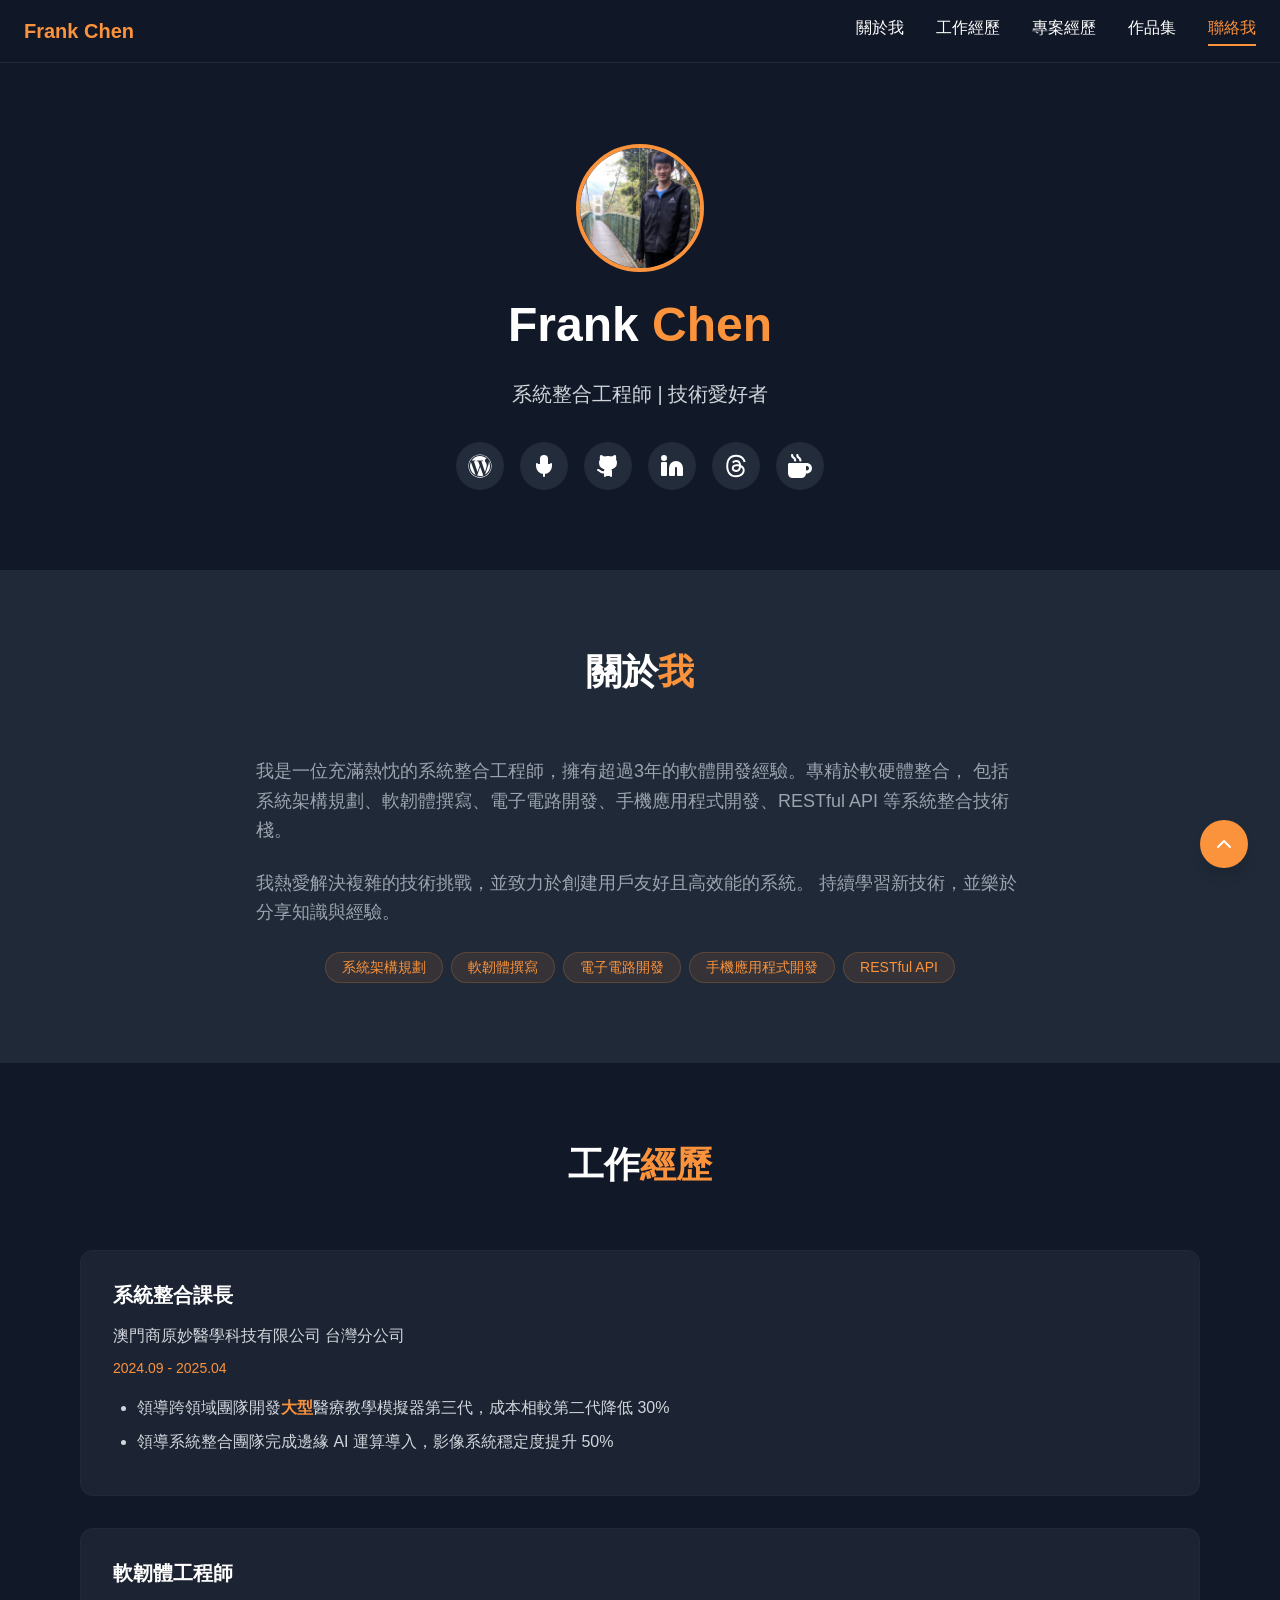
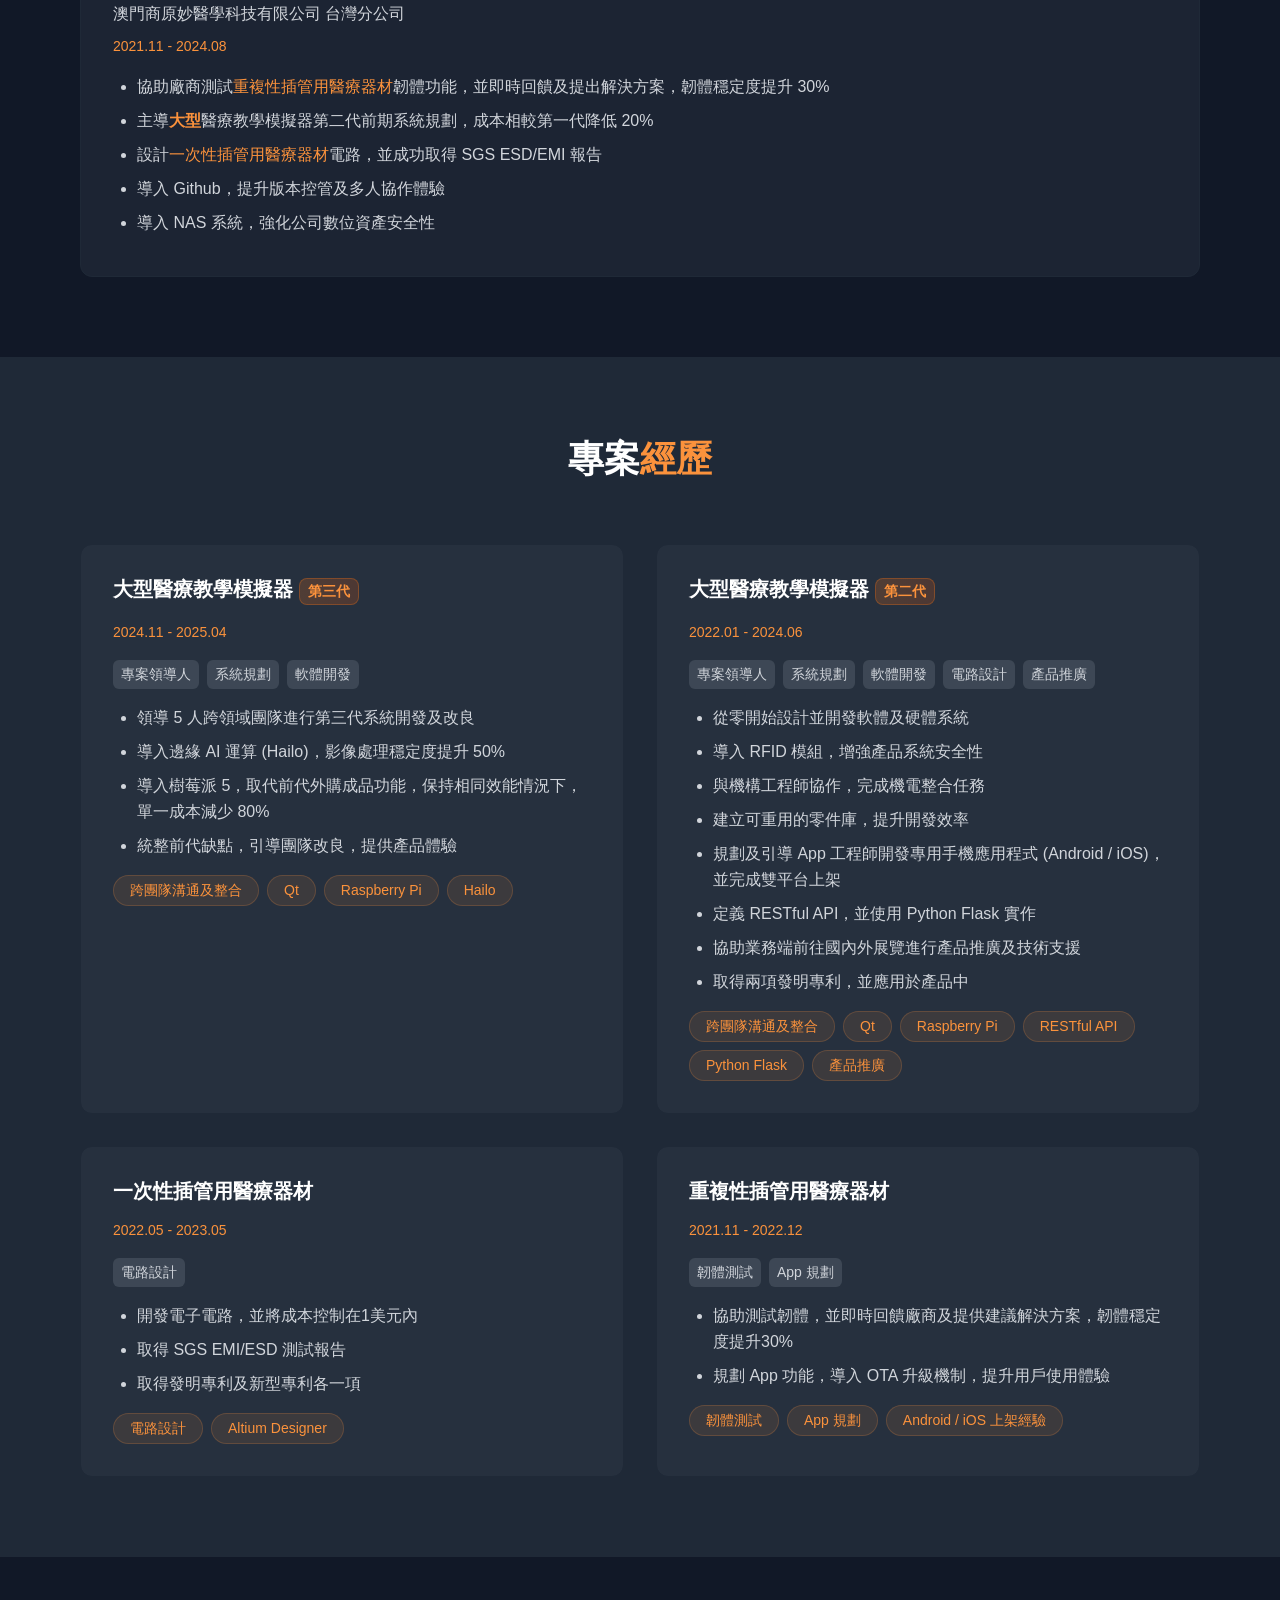
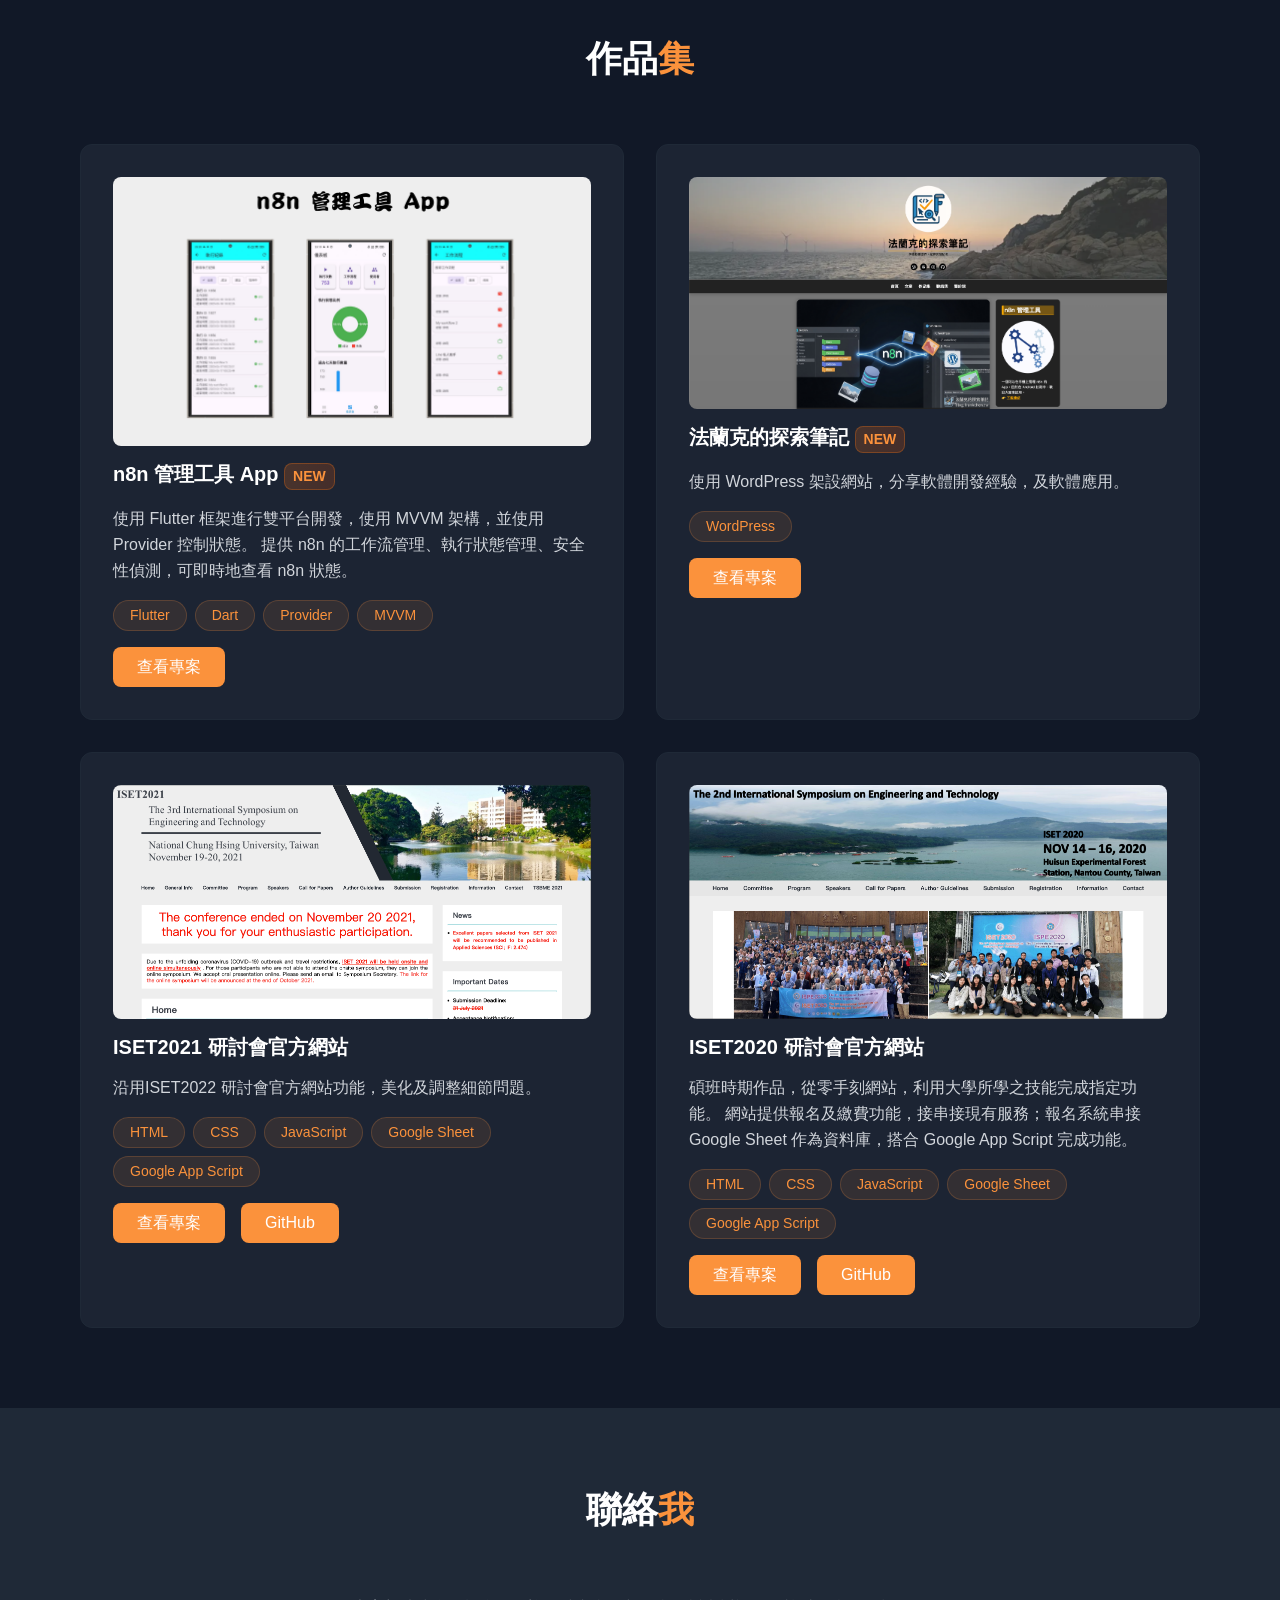
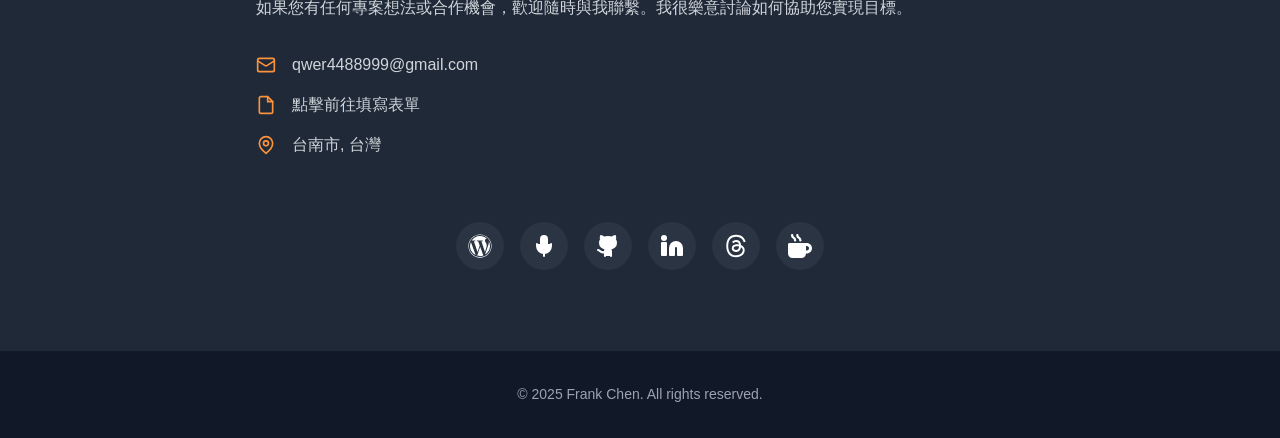
<file: index.html>
<!DOCTYPE html>
<html lang="zh-Hant-TW">
<head>
  <meta charset="UTF-8">
  <meta name="viewport" content="width=device-width, initial-scale=1.0">

  <!-- Basic Meta Tags -->
  <title>Frank | 系統整合工程師 - 個人簡介</title>
  <meta name="description" content="Frank Chen 的個人簡介，展示其在系統架構規劃、軟韌體撰寫、電子電路開發、手機應用程式開發及 RESTful API 等領域的豐富經驗與專案成果。">
  <meta name="keywords" content="Frank Chen, 系統整合工程師, 軟韌體, 電子電路, 手機應用程式, RESTful API, 個人網站">
  <meta name="author" content="Frank Chen">

  <!-- Open Graph -->
  <meta property="og:title" content="Frank Chen | 系統整合工程師 - 個人簡介">
  <meta property="og:description" content="Frank Chen 的個人簡介，展示其在系統架構規劃、軟韌體撰寫、電子電路開發、手機應用程式開發及 RESTful API 等領域的豐富經驗與專案成果。">
  <meta property="og:url" content="https://www.frankchen.tw/personal">
  <meta property="og:site_name" content="Frank Chen 個人簡介">
  <meta property="og:locale" content="zh_TW">
  <meta property="og:type" content="website">

  <!-- Icons -->
  <link rel="icon" href="images/favicon.png">
  <link rel="apple-touch-icon" href="images/apple-touch-icon.png">

  <!-- Canonical URL -->
  <link rel="canonical" href="https://www.frankchen.tw/personal">

  <!-- Stylesheets -->
  <link rel="stylesheet" href="css/variables.css">
  <link rel="stylesheet" href="css/reset.css">
  <link rel="stylesheet" href="css/layout.css">
  <link rel="stylesheet" href="css/components.css">
  <link rel="stylesheet" href="css/animations.css">
  <link rel="stylesheet" href="css/responsive.css">

  <!-- JSON-LD Structured Data -->
  <script type="application/ld+json">
  {
    "@context": "https://schema.org",
    "@type": "ProfilePage",
    "mainEntity": {
      "@type": "Person",
      "name": "Frank Chen",
      "alternateName": "法蘭克",
      "description": "探索軟體世界，紀錄開發點滴",
      "email": "qwer4488999@gmail.com",
      "jobTitle": "系統整合工程師",
      "hasOccupation": {
        "@type": "Occupation",
        "name": "系統整合工程師",
        "description": "系統整合工程師 - 了解軟體與硬體底層架構，需有跨領域實戰經驗，主導軟硬體間的整合",
        "estimatedSalary": {
          "@type": "MonetaryAmountDistribution",
          "currency": "TWD",
          "duration": "P1Y",
          "minValue": 800000,
          "maxValue": 975000,
          "median": 910000
        },
        "occupationLocation": {
          "@type": "Country",
          "name": "Taiwan"
        },
        "skills": ["系統架構規劃", "軟韌體撰寫", "電子電路開發", "手機應用程式開發", "RESTful API", "Flutter"]
      }
    },
    "url": "https://www.frankchen.tw/personal",
    "sameAs": [
      "https://blog.frankchen.tw/",
      "https://github.com/haunchen",
      "https://www.linkedin.com/in/frankchen0130/",
      "https://www.threads.com/@frank.dev.notes",
      "https://www.frankchen.tw/personal/linktree"
    ]
  }
  </script>
</head>
<body>
  <!-- Navigation -->
  <nav class="nav">
    <div class="nav-container">
      <div class="nav-brand">Frank Chen</div>
      <div class="nav-links">
        <a href="#about" class="nav-link">關於我</a>
        <a href="#experience" class="nav-link">工作經歷</a>
        <a href="#projects" class="nav-link">專案經歷</a>
        <a href="#portfolio" class="nav-link">作品集</a>
        <a href="#contact" class="nav-link">聯絡我</a>
      </div>
    </div>
  </nav>

  <!-- Main Content -->
  <main class="page">
    <!-- Hero Section -->
    <section id="hero" class="section fade-in-section">
      <div class="container text-center">
        <div class="avatar">
          <img src="images/frank-avatar.jpeg" alt="Frank Chen 的頭像，一位系統整合工程師" loading="lazy">
        </div>
        <h1 style="font-size: var(--font-size-5xl); margin-bottom: var(--spacing-lg);">
          <span style="color: var(--text-primary);">Frank</span>
          <span style="color: var(--text-accent);">Chen</span>
        </h1>
        <p style="font-size: var(--font-size-xl); color: var(--text-secondary); margin-bottom: var(--spacing-xl); max-width: 48rem; margin-left: auto; margin-right: auto;">
          系統整合工程師 | 技術愛好者
        </p>

        <!-- Social Links -->
        <div class="social-links">
          <a href="https://blog.frankchen.tw/" target="_blank" rel="noopener noreferrer" class="social-link" title="Blog">
            <svg xmlns="http://www.w3.org/2000/svg" viewBox="0 0 512 512"><path d="M61.7 169.4l101.5 278C92.2 413 43.3 340.2 43.3 256c0-30.9 6.6-60.1 18.4-86.6zm337.9 75.9c0-26.3-9.4-44.5-17.5-58.7-10.8-17.5-20.9-32.4-20.9-49.9 0-19.6 14.8-37.8 35.7-37.8.9 0 1.8.1 2.8.2-37.9-34.7-88.3-55.9-143.7-55.9-74.3 0-139.7 38.1-177.8 95.9 5 .2 9.7.3 13.7.3 22.2 0 56.7-2.7 56.7-2.7 11.5-.7 12.8 16.2 1.4 17.5 0 0-11.5 1.3-24.3 2l77.5 230.4L249.8 247l-33.1-90.8c-11.5-.7-22.3-2-22.3-2-11.5-.7-10.1-18.2 1.3-17.5 0 0 35.1 2.7 56 2.7 22.2 0 56.7-2.7 56.7-2.7 11.5-.7 12.8 16.2 1.4 17.5 0 0-11.5 1.3-24.3 2l76.9 228.7 21.2-70.9c9-29.4 16-50.5 16-68.7zm-139.9 29.3l-63.8 185.5c19.1 5.6 39.2 8.7 60.1 8.7 24.8 0 48.5-4.3 70.6-12.1-.6-.9-1.1-1.9-1.5-2.9l-65.4-179.2zm183-120.7c.9 6.8 1.4 14 1.4 21.9 0 21.6-4 45.8-16.2 76.2l-65 187.9C426.2 403 468.7 334.5 468.7 256c0-37-9.4-71.8-26-102.1zM504 256c0 136.8-111.3 248-248 248C119.2 504 8 392.7 8 256 8 119.2 119.2 8 256 8c136.7 0 248 111.2 248 248zm-11.4 0c0-130.5-106.2-236.6-236.6-236.6C125.5 19.4 19.4 125.5 19.4 256c0 130.5 106.2 236.6 236.6 236.6 130.5 0 236.6-106.1 236.6-236.6z"/></svg>
          </a>
          <a href="linktree.html" class="social-link" title="Podcast">
            <svg xmlns="http://www.w3.org/2000/svg" width="24" height="24" viewBox="0 0 24 24" fill="none" stroke="currentColor" stroke-width="2" stroke-linecap="round" stroke-linejoin="round"><path d="M12 2a3 3 0 0 0-3 3v7a3 3 0 0 0 6 0V5a3 3 0 0 0-3-3Z"/><path d="M19 10v2a7 7 0 0 1-14 0v-2"/><line x1="12" x2="12" y1="19" y2="22"/></svg>
          </a>
          <a href="https://github.com/haunchen" target="_blank" rel="noopener noreferrer" class="social-link" title="GitHub">
            <svg xmlns="http://www.w3.org/2000/svg" width="24" height="24" viewBox="0 0 24 24" fill="none" stroke="currentColor" stroke-width="2" stroke-linecap="round" stroke-linejoin="round"><path d="M15 22v-4a4.8 4.8 0 0 0-1-3.5c3 0 6-2 6-5.5.08-1.25-.27-2.48-1-3.5.28-1.15.28-2.35 0-3.5 0 0-1 0-3 1.5-2.64-.5-5.36-.5-8 0C6 2 5 2 5 2c-.3 1.15-.3 2.35 0 3.5A5.403 5.403 0 0 0 4 9c0 3.5 3 5.5 6 5.5-.39.49-.68 1.05-.85 1.65-.17.6-.22 1.23-.15 1.85v4"/><path d="M9 18c-4.51 2-5-2-7-2"/></svg>
          </a>
          <a href="https://www.linkedin.com/in/frankchen0130/" target="_blank" rel="noopener noreferrer" class="social-link" title="LinkedIn">
            <svg xmlns="http://www.w3.org/2000/svg" width="24" height="24" viewBox="0 0 24 24" fill="none" stroke="currentColor" stroke-width="2" stroke-linecap="round" stroke-linejoin="round"><path d="M16 8a6 6 0 0 1 6 6v7h-4v-7a2 2 0 0 0-2-2 2 2 0 0 0-2 2v7h-4v-7a6 6 0 0 1 6-6z"/><rect width="4" height="12" x="2" y="9"/><circle cx="4" cy="4" r="2"/></svg>
          </a>
          <a href="https://www.threads.com/@frank.dev.notes" target="_blank" rel="noopener noreferrer" class="social-link" title="Threads">
            <svg xmlns="http://www.w3.org/2000/svg" width="24" height="24" viewBox="0 0 448 512"><path fill="currentColor" d="M331.5 235.7c2.2 .9 4.2 1.9 6.3 2.8c29.2 14.1 50.6 35.2 61.8 61.4c15.7 36.5 17.2 95.8-30.3 143.2c-36.2 36.2-80.3 52.5-142.6 53h-.3c-70.2-.5-124.1-24.1-160.4-70.2c-32.3-41-48.9-98.1-49.5-169.6V256v-.2C17 184.3 33.6 127.2 65.9 86.2C102.2 40.1 156.2 16.5 226.4 16h.3c70.3 .5 124.9 24 162.3 69.9c18.4 22.7 32 50 40.6 81.7l-40.4 10.8c-7.1-25.8-17.8-47.8-32.2-65.4c-29.2-35.8-73-54.2-130.5-54.6c-57 .5-100.1 18.8-128.2 54.4C72.1 146.1 58.5 194.3 58 256c.5 61.7 14.1 109.9 40.3 143.3c28 35.6 71.2 53.9 128.2 54.4c51.4-.4 85.4-12.6 113.7-40.9c32.3-32.2 31.7-71.8 21.4-95.9c-6.1-14.2-17.1-26-31.9-34.9c-3.7 26.9-11.8 48.3-24.7 64.8c-17.1 21.8-41.4 33.6-72.7 35.3c-23.6 1.3-46.3-4.4-63.9-16c-20.8-13.8-33-34.8-34.3-59.3c-2.5-48.3 35.7-83 95.2-86.4c21.1-1.2 40.9-.3 59.2 2.8c-2.4-14.8-7.3-26.6-14.6-35.2c-10-11.7-25.6-17.7-46.2-17.8H227c-16.6 0-39 4.6-53.3 26.3l-34.4-23.6c19.2-29.1 50.3-45.1 87.8-45.1h.8c62.6 .4 99.9 39.5 103.7 107.7l-.2 .2zm-156 68.8c1.3 25.1 28.4 36.8 54.6 35.3c25.6-1.4 54.6-11.4 59.5-73.2c-13.2-2.9-27.8-4.4-43.4-4.4c-4.8 0-9.6 .1-14.4 .4c-42.9 2.4-57.2 23.2-56.2 41.8l-.1 .1z"/></svg>
          </a>
          <a href="https://buymeacoffee.com/frankchentw" target="_blank" rel="noopener noreferrer" class="social-link" title="Buy Me A Coffee">
            <svg xmlns="http://www.w3.org/2000/svg" width="24" height="24" viewBox="0 0 512 512"><path fill="currentColor" d="M88 0C74.7 0 64 10.7 64 24c0 38.9 23.4 59.4 39.1 73.1l1.1 1C120.5 112.3 128 119.9 128 136c0 13.3 10.7 24 24 24s24-10.7 24-24c0-38.9-23.4-59.4-39.1-73.1l-1.1-1C119.5 47.7 112 40.1 112 24c0-13.3-10.7-24-24-24zM32 192c-17.7 0-32 14.3-32 32V416c0 53 43 96 96 96H288c53 0 96-43 96-96h16c61.9 0 112-50.1 112-112s-50.1-112-112-112H352 32zm352 64h16c26.5 0 48 21.5 48 48s-21.5 48-48 48H384V256zM224 24c0-13.3-10.7-24-24-24s-24 10.7-24 24c0 38.9 23.4 59.4 39.1 73.1l1.1 1C232.5 112.3 240 119.9 240 136c0 13.3 10.7 24 24 24s24-10.7 24-24c0-38.9-23.4-59.4-39.1-73.1l-1.1-1C231.5 47.7 224 40.1 224 24z"/></svg>
          </a>
        </div>
      </div>
    </section>

    <!-- About Section -->
    <section id="about" class="section bg-secondary fade-in-section">
      <div class="container">
        <h2 class="section-title">
          關於<span style="color: var(--text-accent);">我</span>
        </h2>
        <div class="max-w-3xl">
          <p style="font-size: var(--font-size-lg); color: var(--text-muted); margin-bottom: var(--spacing-lg);">
            我是一位充滿熱忱的系統整合工程師，擁有超過3年的軟體開發經驗。專精於軟硬體整合， 包括系統架構規劃、軟韌體撰寫、電子電路開發、手機應用程式開發、RESTful API 等系統整合技術棧。
          </p>
          <p style="font-size: var(--font-size-lg); color: var(--text-muted); margin-bottom: var(--spacing-lg);">
            我熱愛解決複雜的技術挑戰，並致力於創建用戶友好且高效能的系統。 持續學習新技術，並樂於分享知識與經驗。
          </p>
          <div class="tags" style="justify-content: center;">
            <span class="tag">系統架構規劃</span>
            <span class="tag">軟韌體撰寫</span>
            <span class="tag">電子電路開發</span>
            <span class="tag">手機應用程式開發</span>
            <span class="tag">RESTful API</span>
          </div>
        </div>
      </div>
    </section>

    <!-- Experience Section -->
    <section id="experience" class="section bg-primary fade-in-section">
      <div class="container">
        <h2 class="section-title">
          工作<span style="color: var(--text-accent);">經歷</span>
        </h2>
        <div style="display: flex; flex-direction: column; gap: var(--spacing-xl);">
          <!-- Experience 1 -->
          <div class="card">
            <h3 class="card-title">系統整合課長</h3>
            <p style="color: var(--text-secondary); margin-bottom: var(--spacing-sm);">
              澳門商原妙醫學科技有限公司 台灣分公司
            </p>
            <p class="card-subtitle">2024.09 - 2025.04</p>
            <ul class="list-disc">
              <li>領導跨領域團隊開發<span style="color: var(--text-accent); font-weight: var(--font-weight-bold);">大型</span>醫療教學模擬器第三代，成本相較第二代降低 30%</li>
              <li>領導系統整合團隊完成邊緣 AI 運算導入，影像系統穩定度提升 50%</li>
            </ul>
          </div>

          <!-- Experience 2 -->
          <div class="card">
            <h3 class="card-title">軟韌體工程師</h3>
            <p style="color: var(--text-secondary); margin-bottom: var(--spacing-sm);">
              澳門商原妙醫學科技有限公司 台灣分公司
            </p>
            <p class="card-subtitle">2021.11 - 2024.08</p>
            <ul class="list-disc">
              <li>協助廠商測試<span style="color: var(--text-accent);">重複性插管用醫療器材</span>韌體功能，並即時回饋及提出解決方案，韌體穩定度提升 30%</li>
              <li>主導<span style="color: var(--text-accent); font-weight: var(--font-weight-bold);">大型</span>醫療教學模擬器第二代前期系統規劃，成本相較第一代降低 20%</li>
              <li>設計<span style="color: var(--text-accent);">一次性插管用醫療器材</span>電路，並成功取得 SGS ESD/EMI 報告</li>
              <li>導入 Github，提升版本控管及多人協作體驗</li>
              <li>導入 NAS 系統，強化公司數位資產安全性</li>
            </ul>
          </div>
        </div>
      </div>
    </section>

    <!-- Projects Section -->
    <section id="projects" class="section bg-secondary fade-in-section">
      <div class="container">
        <h2 class="section-title">
          專案<span style="color: var(--text-accent);">經歷</span>
        </h2>
        <div class="grid grid-cols-2">
          <!-- Project 1 -->
          <div class="card">
            <h3 class="card-title">
              大型醫療教學模擬器 <span class="badge">第三代</span>
            </h3>
            <p class="card-subtitle">2024.11 - 2025.04</p>
            <div class="roles">
              <span class="role">專案領導人</span>
              <span class="role">系統規劃</span>
              <span class="role">軟體開發</span>
            </div>
            <ul class="list-disc">
              <li>領導 5 人跨領域團隊進行第三代系統開發及改良</li>
              <li>導入邊緣 AI 運算 (Hailo)，影像處理穩定度提升 50%</li>
              <li>導入樹莓派 5，取代前代外購成品功能，保持相同效能情況下，單一成本減少 80%</li>
              <li>統整前代缺點，引導團隊改良，提供產品體驗</li>
            </ul>
            <div class="tags">
              <span class="tag">跨團隊溝通及整合</span>
              <span class="tag">Qt</span>
              <span class="tag">Raspberry Pi</span>
              <span class="tag">Hailo</span>
            </div>
          </div>

          <!-- Project 2 -->
          <div class="card">
            <h3 class="card-title">
              大型醫療教學模擬器 <span class="badge">第二代</span>
            </h3>
            <p class="card-subtitle">2022.01 - 2024.06</p>
            <div class="roles">
              <span class="role">專案領導人</span>
              <span class="role">系統規劃</span>
              <span class="role">軟體開發</span>
              <span class="role">電路設計</span>
              <span class="role">產品推廣</span>
            </div>
            <ul class="list-disc">
              <li>從零開始設計並開發軟體及硬體系統</li>
              <li>導入 RFID 模組，增強產品系統安全性</li>
              <li>與機構工程師協作，完成機電整合任務</li>
              <li>建立可重用的零件庫，提升開發效率</li>
              <li>規劃及引導 App 工程師開發專用手機應用程式 (Android / iOS)，並完成雙平台上架</li>
              <li>定義 RESTful API，並使用 Python Flask 實作</li>
              <li>協助業務端前往國內外展覽進行產品推廣及技術支援</li>
              <li>取得兩項發明專利，並應用於產品中</li>
            </ul>
            <div class="tags">
              <span class="tag">跨團隊溝通及整合</span>
              <span class="tag">Qt</span>
              <span class="tag">Raspberry Pi</span>
              <span class="tag">RESTful API</span>
              <span class="tag">Python Flask</span>
              <span class="tag">產品推廣</span>
            </div>
          </div>

          <!-- Project 3 -->
          <div class="card">
            <h3 class="card-title">一次性插管用醫療器材</h3>
            <p class="card-subtitle">2022.05 - 2023.05</p>
            <div class="roles">
              <span class="role">電路設計</span>
            </div>
            <ul class="list-disc">
              <li>開發電子電路，並將成本控制在1美元內</li>
              <li>取得 SGS EMI/ESD 測試報告</li>
              <li>取得發明專利及新型專利各一項</li>
            </ul>
            <div class="tags">
              <span class="tag">電路設計</span>
              <span class="tag">Altium Designer</span>
            </div>
          </div>

          <!-- Project 4 -->
          <div class="card">
            <h3 class="card-title">重複性插管用醫療器材</h3>
            <p class="card-subtitle">2021.11 - 2022.12</p>
            <div class="roles">
              <span class="role">韌體測試</span>
              <span class="role">App 規劃</span>
            </div>
            <ul class="list-disc">
              <li>協助測試韌體，並即時回饋廠商及提供建議解決方案，韌體穩定度提升30%</li>
              <li>規劃 App 功能，導入 OTA 升級機制，提升用戶使用體驗</li>
            </ul>
            <div class="tags">
              <span class="tag">韌體測試</span>
              <span class="tag">App 規劃</span>
              <span class="tag">Android / iOS 上架經驗</span>
            </div>
          </div>
        </div>
      </div>
    </section>

    <!-- Portfolio Section -->
    <section id="portfolio" class="section bg-primary fade-in-section">
      <div class="container">
        <h2 class="section-title">
          作品<span style="color: var(--text-accent);">集</span>
        </h2>
        <div class="grid grid-cols-2">
          <!-- Portfolio Item 1 -->
          <div class="card">
            <img src="images/n8n-app-screenshot.png" alt="n8n 管理工具 App" style="width: 100%; border-radius: var(--radius-md); margin-bottom: var(--spacing-md);" loading="lazy">
            <h3 class="card-title">
              n8n 管理工具 App
              <span class="badge">NEW</span>
            </h3>
            <p class="card-content">
              使用 Flutter 框架進行雙平台開發，使用 MVVM 架構，並使用 Provider 控制狀態。 提供 n8n 的工作流管理、執行狀態管理、安全性偵測，可即時地查看 n8n 狀態。
            </p>
            <div class="tags">
              <span class="tag">Flutter</span>
              <span class="tag">Dart</span>
              <span class="tag">Provider</span>
              <span class="tag">MVVM</span>
            </div>
            <div style="margin-top: var(--spacing-md);">
              <a href="https://n8n-management-tool.frankchen.tw/" target="_blank" rel="noopener noreferrer" class="btn btn-primary">
                查看專案
              </a>
            </div>
          </div>

          <!-- Portfolio Item 2 -->
          <div class="card">
            <img src="images/blog-screenshot.png" alt="法蘭克的探索筆記網站" style="width: 100%; border-radius: var(--radius-md); margin-bottom: var(--spacing-md);" loading="lazy">
            <h3 class="card-title">
              法蘭克的探索筆記
              <span class="badge">NEW</span>
            </h3>
            <p class="card-content">
              使用 WordPress 架設網站，分享軟體開發經驗，及軟體應用。
            </p>
            <div class="tags">
              <span class="tag">WordPress</span>
            </div>
            <div style="margin-top: var(--spacing-md);">
              <a href="https://blog.frankchen.tw/" target="_blank" rel="noopener noreferrer" class="btn btn-primary">
                查看專案
              </a>
            </div>
          </div>

          <!-- Portfolio Item 3 -->
          <div class="card">
            <img src="images/iset2021-screenshot.png" alt="ISET2021 研討會官方網站" style="width: 100%; border-radius: var(--radius-md); margin-bottom: var(--spacing-md);" loading="lazy">
            <h3 class="card-title">ISET2021 研討會官方網站</h3>
            <p class="card-content">
              沿用ISET2022 研討會官方網站功能，美化及調整細節問題。
            </p>
            <div class="tags">
              <span class="tag">HTML</span>
              <span class="tag">CSS</span>
              <span class="tag">JavaScript</span>
              <span class="tag">Google Sheet</span>
              <span class="tag">Google App Script</span>
            </div>
            <div style="margin-top: var(--spacing-md); display: flex; gap: var(--spacing-md);">
              <a href="https://frankchen.tw/portfolio/ISET2021/" target="_blank" rel="noopener noreferrer" class="btn btn-primary">
                查看專案
              </a>
              <a href="https://github.com/haunchen/ISET2021" target="_blank" rel="noopener noreferrer" class="btn btn-primary">
                GitHub
              </a>
            </div>
          </div>

          <!-- Portfolio Item 4 -->
          <div class="card">
            <img src="images/iset2020-screenshot.png" alt="ISET2020 研討會官方網站" style="width: 100%; border-radius: var(--radius-md); margin-bottom: var(--spacing-md);" loading="lazy">
            <h3 class="card-title">ISET2020 研討會官方網站</h3>
            <p class="card-content">
              碩班時期作品，從零手刻網站，利用大學所學之技能完成指定功能。 網站提供報名及繳費功能，接串接現有服務；報名系統串接 Google Sheet 作為資料庫，搭合 Google App Script 完成功能。
            </p>
            <div class="tags">
              <span class="tag">HTML</span>
              <span class="tag">CSS</span>
              <span class="tag">JavaScript</span>
              <span class="tag">Google Sheet</span>
              <span class="tag">Google App Script</span>
            </div>
            <div style="margin-top: var(--spacing-md); display: flex; gap: var(--spacing-md);">
              <a href="https://frankchen.tw/portfolio/ISET2020/" target="_blank" rel="noopener noreferrer" class="btn btn-primary">
                查看專案
              </a>
              <a href="https://github.com/haunchen/ISET2020" target="_blank" rel="noopener noreferrer" class="btn btn-primary">
                GitHub
              </a>
            </div>
          </div>
        </div>
      </div>
    </section>

    <!-- Contact Section -->
    <section id="contact" class="section bg-secondary fade-in-section">
      <div class="container">
        <h2 class="section-title">
          聯絡<span style="color: var(--text-accent);">我</span>
        </h2>
        <div class="max-w-3xl">
          <p style="color: var(--text-secondary); margin-bottom: var(--spacing-xl);">
            如果您有任何專案想法或合作機會，歡迎隨時與我聯繫。我很樂意討論如何協助您實現目標。
          </p>
          <div style="display: flex; flex-direction: column; gap: var(--spacing-md); margin-bottom: var(--spacing-xl);">
            <div style="display: flex; align-items: center; gap: var(--spacing-md);">
              <svg xmlns="http://www.w3.org/2000/svg" width="20" height="20" viewBox="0 0 24 24" fill="none" stroke="var(--text-accent)" stroke-width="2" stroke-linecap="round" stroke-linejoin="round"><rect width="20" height="16" x="2" y="4" rx="2"/><path d="m22 7-8.97 5.7a1.94 1.94 0 0 1-2.06 0L2 7"/></svg>
              <span style="color: var(--text-secondary);">
                <a href="mailto:qwer4488999@gmail.com" class="link-underline">qwer4488999@gmail.com</a>
              </span>
            </div>
            <div style="display: flex; align-items: center; gap: var(--spacing-md);">
              <svg xmlns="http://www.w3.org/2000/svg" width="20" height="20" viewBox="0 0 24 24" fill="none" stroke="var(--text-accent)" stroke-width="2" stroke-linecap="round" stroke-linejoin="round"><path d="M14 2H6a2 2 0 0 0-2 2v16a2 2 0 0 0 2 2h12a2 2 0 0 0 2-2V8z"/><polyline points="14 2 14 8 20 8"/></svg>
              <span style="color: var(--text-secondary);">
                <a href="https://blog.frankchen.tw/contact-frank/" target="_blank" rel="noopener noreferrer" class="link-underline">點擊前往填寫表單</a>
              </span>
            </div>
            <div style="display: flex; align-items: center; gap: var(--spacing-md);">
              <svg xmlns="http://www.w3.org/2000/svg" width="20" height="20" viewBox="0 0 24 24" fill="none" stroke="var(--text-accent)" stroke-width="2" stroke-linecap="round" stroke-linejoin="round"><path d="M20 10c0 6-8 12-8 12s-8-6-8-12a8 8 0 0 1 16 0Z"/><circle cx="12" cy="10" r="3"/></svg>
              <span style="color: var(--text-secondary);">台南市, 台灣</span>
            </div>
          </div>
          <hr style="border: none; border-top: 1px solid var(--border-primary); margin: var(--spacing-xl) 0;">
          <div class="social-links">
            <a href="https://blog.frankchen.tw/" target="_blank" rel="noopener noreferrer" class="social-link" title="Blog">
              <svg xmlns="http://www.w3.org/2000/svg" viewBox="0 0 512 512"><path d="M61.7 169.4l101.5 278C92.2 413 43.3 340.2 43.3 256c0-30.9 6.6-60.1 18.4-86.6zm337.9 75.9c0-26.3-9.4-44.5-17.5-58.7-10.8-17.5-20.9-32.4-20.9-49.9 0-19.6 14.8-37.8 35.7-37.8.9 0 1.8.1 2.8.2-37.9-34.7-88.3-55.9-143.7-55.9-74.3 0-139.7 38.1-177.8 95.9 5 .2 9.7.3 13.7.3 22.2 0 56.7-2.7 56.7-2.7 11.5-.7 12.8 16.2 1.4 17.5 0 0-11.5 1.3-24.3 2l77.5 230.4L249.8 247l-33.1-90.8c-11.5-.7-22.3-2-22.3-2-11.5-.7-10.1-18.2 1.3-17.5 0 0 35.1 2.7 56 2.7 22.2 0 56.7-2.7 56.7-2.7 11.5-.7 12.8 16.2 1.4 17.5 0 0-11.5 1.3-24.3 2l76.9 228.7 21.2-70.9c9-29.4 16-50.5 16-68.7zm-139.9 29.3l-63.8 185.5c19.1 5.6 39.2 8.7 60.1 8.7 24.8 0 48.5-4.3 70.6-12.1-.6-.9-1.1-1.9-1.5-2.9l-65.4-179.2zm183-120.7c.9 6.8 1.4 14 1.4 21.9 0 21.6-4 45.8-16.2 76.2l-65 187.9C426.2 403 468.7 334.5 468.7 256c0-37-9.4-71.8-26-102.1zM504 256c0 136.8-111.3 248-248 248C119.2 504 8 392.7 8 256 8 119.2 119.2 8 256 8c136.7 0 248 111.2 248 248zm-11.4 0c0-130.5-106.2-236.6-236.6-236.6C125.5 19.4 19.4 125.5 19.4 256c0 130.5 106.2 236.6 236.6 236.6 130.5 0 236.6-106.1 236.6-236.6z"/></svg>
            </a>
            <a href="linktree.html" class="social-link" title="Podcast">
              <svg xmlns="http://www.w3.org/2000/svg" width="24" height="24" viewBox="0 0 24 24" fill="none" stroke="currentColor" stroke-width="2" stroke-linecap="round" stroke-linejoin="round"><path d="M12 2a3 3 0 0 0-3 3v7a3 3 0 0 0 6 0V5a3 3 0 0 0-3-3Z"/><path d="M19 10v2a7 7 0 0 1-14 0v-2"/><line x1="12" x2="12" y1="19" y2="22"/></svg>
            </a>
            <a href="https://github.com/haunchen" target="_blank" rel="noopener noreferrer" class="social-link" title="GitHub">
              <svg xmlns="http://www.w3.org/2000/svg" width="24" height="24" viewBox="0 0 24 24" fill="none" stroke="currentColor" stroke-width="2" stroke-linecap="round" stroke-linejoin="round"><path d="M15 22v-4a4.8 4.8 0 0 0-1-3.5c3 0 6-2 6-5.5.08-1.25-.27-2.48-1-3.5.28-1.15.28-2.35 0-3.5 0 0-1 0-3 1.5-2.64-.5-5.36-.5-8 0C6 2 5 2 5 2c-.3 1.15-.3 2.35 0 3.5A5.403 5.403 0 0 0 4 9c0 3.5 3 5.5 6 5.5-.39.49-.68 1.05-.85 1.65-.17.6-.22 1.23-.15 1.85v4"/><path d="M9 18c-4.51 2-5-2-7-2"/></svg>
            </a>
            <a href="https://www.linkedin.com/in/frankchen0130/" target="_blank" rel="noopener noreferrer" class="social-link" title="LinkedIn">
              <svg xmlns="http://www.w3.org/2000/svg" width="24" height="24" viewBox="0 0 24 24" fill="none" stroke="currentColor" stroke-width="2" stroke-linecap="round" stroke-linejoin="round"><path d="M16 8a6 6 0 0 1 6 6v7h-4v-7a2 2 0 0 0-2-2 2 2 0 0 0-2 2v7h-4v-7a6 6 0 0 1 6-6z"/><rect width="4" height="12" x="2" y="9"/><circle cx="4" cy="4" r="2"/></svg>
            </a>
            <a href="https://www.threads.com/@frank.dev.notes" target="_blank" rel="noopener noreferrer" class="social-link" title="Threads">
              <svg xmlns="http://www.w3.org/2000/svg" width="24" height="24" viewBox="0 0 448 512"><path fill="currentColor" d="M331.5 235.7c2.2 .9 4.2 1.9 6.3 2.8c29.2 14.1 50.6 35.2 61.8 61.4c15.7 36.5 17.2 95.8-30.3 143.2c-36.2 36.2-80.3 52.5-142.6 53h-.3c-70.2-.5-124.1-24.1-160.4-70.2c-32.3-41-48.9-98.1-49.5-169.6V256v-.2C17 184.3 33.6 127.2 65.9 86.2C102.2 40.1 156.2 16.5 226.4 16h.3c70.3 .5 124.9 24 162.3 69.9c18.4 22.7 32 50 40.6 81.7l-40.4 10.8c-7.1-25.8-17.8-47.8-32.2-65.4c-29.2-35.8-73-54.2-130.5-54.6c-57 .5-100.1 18.8-128.2 54.4C72.1 146.1 58.5 194.3 58 256c.5 61.7 14.1 109.9 40.3 143.3c28 35.6 71.2 53.9 128.2 54.4c51.4-.4 85.4-12.6 113.7-40.9c32.3-32.2 31.7-71.8 21.4-95.9c-6.1-14.2-17.1-26-31.9-34.9c-3.7 26.9-11.8 48.3-24.7 64.8c-17.1 21.8-41.4 33.6-72.7 35.3c-23.6 1.3-46.3-4.4-63.9-16c-20.8-13.8-33-34.8-34.3-59.3c-2.5-48.3 35.7-83 95.2-86.4c21.1-1.2 40.9-.3 59.2 2.8c-2.4-14.8-7.3-26.6-14.6-35.2c-10-11.7-25.6-17.7-46.2-17.8H227c-16.6 0-39 4.6-53.3 26.3l-34.4-23.6c19.2-29.1 50.3-45.1 87.8-45.1h.8c62.6 .4 99.9 39.5 103.7 107.7l-.2 .2zm-156 68.8c1.3 25.1 28.4 36.8 54.6 35.3c25.6-1.4 54.6-11.4 59.5-73.2c-13.2-2.9-27.8-4.4-43.4-4.4c-4.8 0-9.6 .1-14.4 .4c-42.9 2.4-57.2 23.2-56.2 41.8l-.1 .1z"/></svg>
            </a>
            <a href="https://buymeacoffee.com/frankchentw" target="_blank" rel="noopener noreferrer" class="social-link" title="Buy Me A Coffee">
              <svg xmlns="http://www.w3.org/2000/svg" width="24" height="24" viewBox="0 0 512 512"><path fill="currentColor" d="M88 0C74.7 0 64 10.7 64 24c0 38.9 23.4 59.4 39.1 73.1l1.1 1C120.5 112.3 128 119.9 128 136c0 13.3 10.7 24 24 24s24-10.7 24-24c0-38.9-23.4-59.4-39.1-73.1l-1.1-1C119.5 47.7 112 40.1 112 24c0-13.3-10.7-24-24-24zM32 192c-17.7 0-32 14.3-32 32V416c0 53 43 96 96 96H288c53 0 96-43 96-96h16c61.9 0 112-50.1 112-112s-50.1-112-112-112H352 32zm352 64h16c26.5 0 48 21.5 48 48s-21.5 48-48 48H384V256zM224 24c0-13.3-10.7-24-24-24s-24 10.7-24 24c0 38.9 23.4 59.4 39.1 73.1l1.1 1C232.5 112.3 240 119.9 240 136c0 13.3 10.7 24 24 24s24-10.7 24-24c0-38.9-23.4-59.4-39.1-73.1l-1.1-1C231.5 47.7 224 40.1 224 24z"/></svg>
            </a>
          </div>
        </div>
      </div>
    </section>
  </main>

  <!-- Footer -->
  <footer class="footer">
    <p>&copy; 2025 Frank Chen. All rights reserved.</p>
  </footer>

  <!-- Back to Top Button -->
  <button class="back-to-top" id="backToTop" aria-label="回到頂部">
    <svg xmlns="http://www.w3.org/2000/svg" width="24" height="24" viewBox="0 0 24 24" fill="none" stroke="currentColor" stroke-width="2" stroke-linecap="round" stroke-linejoin="round"><path d="m18 15-6-6-6 6"/></svg>
  </button>

  <!-- Scripts -->
  <script src="js/utils.js"></script>
  <script src="js/navigation.js"></script>
  <script src="js/animations.js"></script>
  <script src="js/main.js"></script>
</body>
</html>
</file>
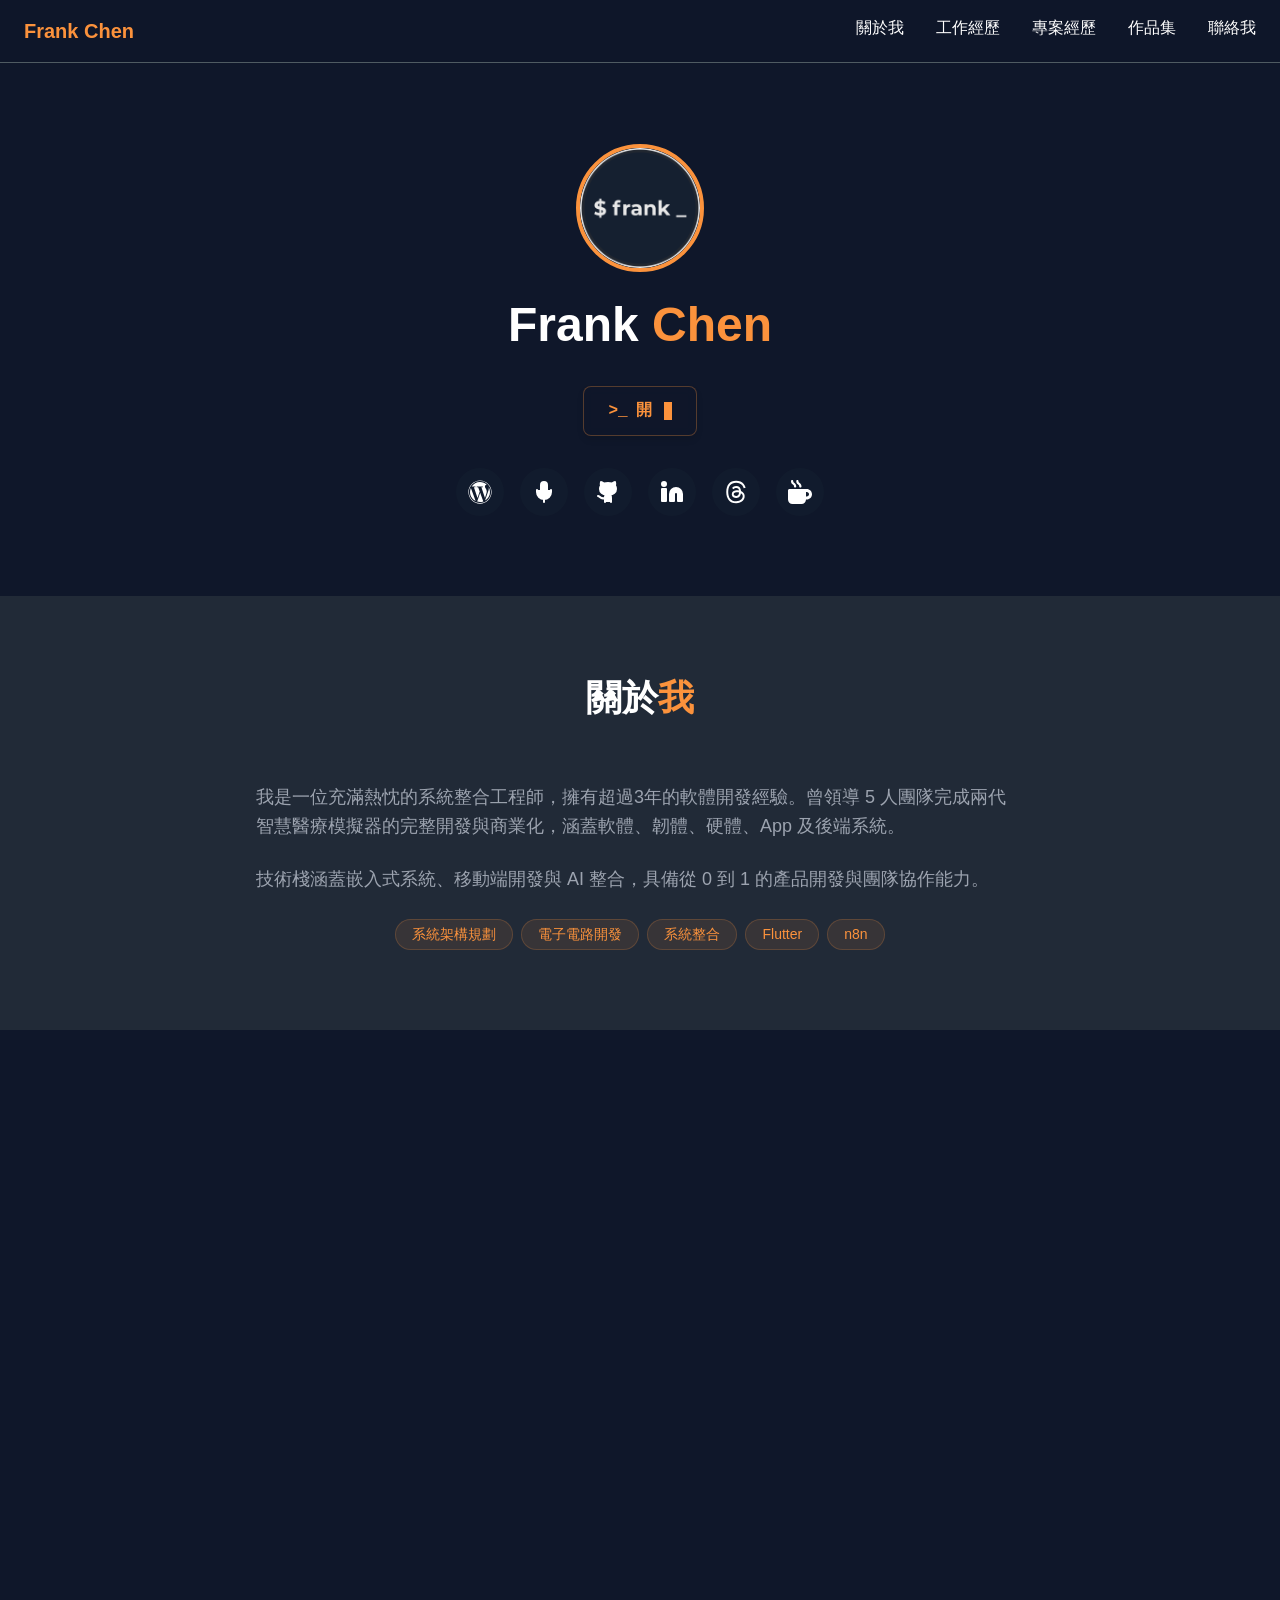
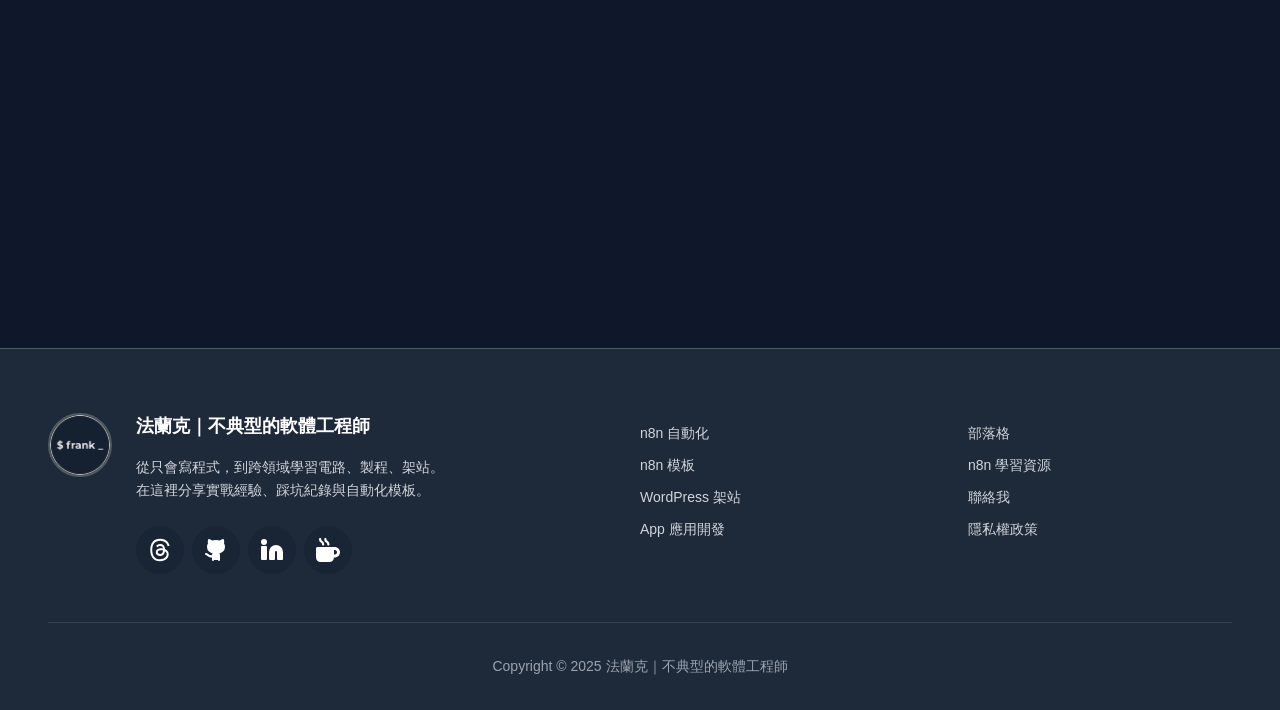
<file: personal/index.html>
<!DOCTYPE html>
<html lang="zh-Hant-TW">

<head>
  <meta charset="UTF-8">
  <meta name="viewport" content="width=device-width, initial-scale=1.0">

  <!-- Content Security Policy -->
  <meta http-equiv="Content-Security-Policy"
    content="default-src 'self'; script-src 'self' https://static.cloudflareinsights.com https://www.googletagmanager.com; style-src 'self'; img-src 'self' data: https://www.google-analytics.com; connect-src 'self' https://www.google-analytics.com https://analytics.google.com https://*.google-analytics.com; base-uri 'self'; form-action 'self'; object-src 'none'; upgrade-insecure-requests;">

  <!-- Google Analytics -->
  <script async src="https://www.googletagmanager.com/gtag/js?id=G-J4PFZEBYW7"></script>
  <script>
    window.dataLayer = window.dataLayer || [];
    function gtag() { dataLayer.push(arguments); }
    gtag('js', new Date());
    gtag('config', 'G-J4PFZEBYW7');
  </script>

  <!-- Referrer Policy -->
  <meta name="referrer" content="strict-origin-when-cross-origin">

  <!-- Basic Meta Tags -->
  <title>Frank | 系統整合工程師 - 個人簡介</title>
  <meta name="description" content="Frank Chen 的個人簡介，展示其在系統架構規劃、軟韌體撰寫、電子電路開發、手機應用程式開發及 RESTful API 等領域的豐富經驗與專案成果。">
  <meta name="keywords" content="Frank Chen, 系統整合工程師, 軟韌體, 電子電路, 手機應用程式, RESTful API, 個人網站">
  <meta name="author" content="Frank Chen">

  <!-- Open Graph -->
  <meta property="og:title" content="Frank Chen | 系統整合工程師 - 個人簡介">
  <meta property="og:description"
    content="Frank Chen 的個人簡介，展示其在系統架構規劃、軟韌體撰寫、電子電路開發、手機應用程式開發及 RESTful API 等領域的豐富經驗與專案成果。">
  <meta property="og:url" content="https://www.frankchen.tw/personal/">
  <meta property="og:site_name" content="Frank Chen 個人簡介">
  <meta property="og:locale" content="zh_TW">
  <meta property="og:type" content="website">
  <meta property="og:image" content="https://www.frankchen.tw/personal/images/cover.webp">
  <meta property="og:image:url" content="https://www.frankchen.tw/personal/images/cover.webp">
  <meta property="og:image:type" content="image/webp">
  <meta property="og:image:width" content="1200">
  <meta property="og:image:height" content="630">
  <meta property="og:image:alt" content="Frank Chen | 不典型的軟體工程師">

  <!-- Twitter Card -->
  <meta name="twitter:card" content="summary_large_image">
  <meta name="twitter:title" content="Frank Chen | 系統整合工程師 - 個人簡介">
  <meta name="twitter:description"
    content="Frank Chen 的個人簡介，展示其在系統架構規劃、軟韌體撰寫、電子電路開發、手機應用程式開發及 RESTful API 等領域的豐富經驗與專案成果。">
  <meta name="twitter:image" content="https://www.frankchen.tw/personal/images/cover.webp">

  <!-- Icons -->
  <link rel="icon" href="images/favicon.png">
  <link rel="apple-touch-icon" href="images/apple-touch-icon.png">

  <!-- Canonical URL -->
  <link rel="canonical" href="https://www.frankchen.tw/personal/">

  <!-- Stylesheets -->
  <link rel="stylesheet" href="css/variables.css">
  <link rel="stylesheet" href="css/reset.css">
  <link rel="stylesheet" href="css/layout.css">
  <link rel="stylesheet" href="css/components.css">
  <link rel="stylesheet" href="css/animations.css">
  <link rel="stylesheet" href="css/responsive.css">
  <link rel="stylesheet" href="css/terminal.css">
  <link rel="stylesheet" href="css/custom.css">

  <!-- JSON-LD Structured Data -->
  <script type="application/ld+json">
  {
    "@context": "https://schema.org",
    "@type": "ProfilePage",
    "mainEntity": {
      "@type": "Person",
      "name": "Frank Chen",
      "alternateName": "法蘭克",
      "description": "探索軟體世界，紀錄開發點滴",
      "email": "qwer4488999@gmail.com",
      "jobTitle": "系統整合工程師",
      "hasOccupation": {
        "@type": "Occupation",
        "name": "系統整合工程師",
        "description": "系統整合工程師 - 了解軟體與硬體底層架構，需有跨領域實戰經驗，主導軟硬體間的整合",
        "estimatedSalary": {
          "@type": "MonetaryAmountDistribution",
          "currency": "TWD",
          "duration": "P1Y",
          "minValue": 800000,
          "maxValue": 975000,
          "median": 910000
        },
        "occupationLocation": {
          "@type": "Country",
          "name": "Taiwan"
        },
        "skills": ["系統架構規劃", "電子電路開發", "系統整合", "Flutter", "n8n"]
      }
    },
    "url": "https://www.frankchen.tw/personal/",
    "sameAs": [
      "https://www.frankchen.tw/",
      "https://github.com/haunchen",
      "https://www.linkedin.com/in/frankchen0130/",
      "https://www.threads.com/@frankchen.tw",
      "https://www.frankchen.tw/personal/linktree"
    ]
  }
  </script>
</head>

<body>
  <!-- Navigation -->
  <nav class="nav">
    <div class="nav-container">
      <div class="nav-brand">Frank Chen</div>
      <div class="nav-links">
        <a href="#about" class="nav-link">關於我</a>
        <a href="#experience" class="nav-link">工作經歷</a>
        <a href="#projects" class="nav-link">專案經歷</a>
        <a href="#portfolio" class="nav-link">作品集</a>
        <a href="#contact" class="nav-link">聯絡我</a>
      </div>
    </div>
  </nav>

  <!-- Main Content -->
  <main class="page">
    <!-- Hero Section -->
    <section id="hero" class="section fade-in-section">
      <div class="container text-center">
        <div class="avatar">
          <img src="images/frank-avatar.png" alt="Frank Chen 的頭像，一位系統整合工程師" loading="lazy">
        </div>
        <h1 class="hero-title">
          <span class="text-primary">Frank</span>
          <span class="text-accent">Chen</span>
        </h1>

        <!-- Terminal Launcher -->
        <!-- Terminal Launcher -->
        <div class="terminal-launcher" id="terminal-launcher">
          <span class="launcher-icon">>_ </span>
          <span class="launcher-text" id="launcher-text"></span>
          <span class="cursor"></span>
        </div>

        <!-- Terminal -->
        <div class="terminal-container" style="display: none;">
          <div class="terminal-header">
            <div class="terminal-dots">
              <div class="terminal-dot red" id="terminal-close" title="關閉"></div>
              <div class="terminal-dot yellow" id="terminal-minimize" title="最小化"></div>
              <div class="terminal-dot green" id="terminal-expand" title="展開"></div>
            </div>
            <div class="terminal-title">frankchentw@terminal ~ %</div>
          </div>
          <div class="terminal-output" id="terminal-output"></div>
          <div class="input-line">
            <span class="prompt" id="terminal-prompt">$ frank</span>
            <input type="text" id="command-input" autofocus autocomplete="off" placeholder="輸入 help 查看指令"
              maxlength="200">
            <span class="cursor"></span>
          </div>
        </div>

        <!-- Social Links -->
        <div class="social-links">
          <a href="https://www.frankchen.tw/" target="_blank" rel="noopener noreferrer" class="social-link"
            title="Blog">
            <svg xmlns="http://www.w3.org/2000/svg" viewBox="0 0 512 512">
              <path
                d="M61.7 169.4l101.5 278C92.2 413 43.3 340.2 43.3 256c0-30.9 6.6-60.1 18.4-86.6zm337.9 75.9c0-26.3-9.4-44.5-17.5-58.7-10.8-17.5-20.9-32.4-20.9-49.9 0-19.6 14.8-37.8 35.7-37.8.9 0 1.8.1 2.8.2-37.9-34.7-88.3-55.9-143.7-55.9-74.3 0-139.7 38.1-177.8 95.9 5 .2 9.7.3 13.7.3 22.2 0 56.7-2.7 56.7-2.7 11.5-.7 12.8 16.2 1.4 17.5 0 0-11.5 1.3-24.3 2l77.5 230.4L249.8 247l-33.1-90.8c-11.5-.7-22.3-2-22.3-2-11.5-.7-10.1-18.2 1.3-17.5 0 0 35.1 2.7 56 2.7 22.2 0 56.7-2.7 56.7-2.7 11.5-.7 12.8 16.2 1.4 17.5 0 0-11.5 1.3-24.3 2l76.9 228.7 21.2-70.9c9-29.4 16-50.5 16-68.7zm-139.9 29.3l-63.8 185.5c19.1 5.6 39.2 8.7 60.1 8.7 24.8 0 48.5-4.3 70.6-12.1-.6-.9-1.1-1.9-1.5-2.9l-65.4-179.2zm183-120.7c.9 6.8 1.4 14 1.4 21.9 0 21.6-4 45.8-16.2 76.2l-65 187.9C426.2 403 468.7 334.5 468.7 256c0-37-9.4-71.8-26-102.1zM504 256c0 136.8-111.3 248-248 248C119.2 504 8 392.7 8 256 8 119.2 119.2 8 256 8c136.7 0 248 111.2 248 248zm-11.4 0c0-130.5-106.2-236.6-236.6-236.6C125.5 19.4 19.4 125.5 19.4 256c0 130.5 106.2 236.6 236.6 236.6 130.5 0 236.6-106.1 236.6-236.6z" />
            </svg>
          </a>
          <a href="linktree.html" class="social-link" title="Podcast">
            <svg xmlns="http://www.w3.org/2000/svg" width="24" height="24" viewBox="0 0 24 24" fill="none"
              stroke="currentColor" stroke-width="2" stroke-linecap="round" stroke-linejoin="round">
              <path d="M12 2a3 3 0 0 0-3 3v7a3 3 0 0 0 6 0V5a3 3 0 0 0-3-3Z" />
              <path d="M19 10v2a7 7 0 0 1-14 0v-2" />
              <line x1="12" x2="12" y1="19" y2="22" />
            </svg>
          </a>
          <a href="https://github.com/haunchen" target="_blank" rel="noopener noreferrer" class="social-link"
            title="GitHub">
            <svg xmlns="http://www.w3.org/2000/svg" width="24" height="24" viewBox="0 0 24 24" fill="none"
              stroke="currentColor" stroke-width="2" stroke-linecap="round" stroke-linejoin="round">
              <path
                d="M15 22v-4a4.8 4.8 0 0 0-1-3.5c3 0 6-2 6-5.5.08-1.25-.27-2.48-1-3.5.28-1.15.28-2.35 0-3.5 0 0-1 0-3 1.5-2.64-.5-5.36-.5-8 0C6 2 5 2 5 2c-.3 1.15-.3 2.35 0 3.5A5.403 5.403 0 0 0 4 9c0 3.5 3 5.5 6 5.5-.39.49-.68 1.05-.85 1.65-.17.6-.22 1.23-.15 1.85v4" />
              <path d="M9 18c-4.51 2-5-2-7-2" />
            </svg>
          </a>
          <a href="https://www.linkedin.com/in/frankchen0130/" target="_blank" rel="noopener noreferrer"
            class="social-link" title="LinkedIn">
            <svg xmlns="http://www.w3.org/2000/svg" width="24" height="24" viewBox="0 0 24 24" fill="none"
              stroke="currentColor" stroke-width="2" stroke-linecap="round" stroke-linejoin="round">
              <path d="M16 8a6 6 0 0 1 6 6v7h-4v-7a2 2 0 0 0-2-2 2 2 0 0 0-2 2v7h-4v-7a6 6 0 0 1 6-6z" />
              <rect width="4" height="12" x="2" y="9" />
              <circle cx="4" cy="4" r="2" />
            </svg>
          </a>
          <a href="https://www.threads.com/@frankchen.tw" target="_blank" rel="noopener noreferrer" class="social-link"
            title="Threads">
            <svg xmlns="http://www.w3.org/2000/svg" width="24" height="24" viewBox="0 0 448 512">
              <path fill="currentColor"
                d="M331.5 235.7c2.2 .9 4.2 1.9 6.3 2.8c29.2 14.1 50.6 35.2 61.8 61.4c15.7 36.5 17.2 95.8-30.3 143.2c-36.2 36.2-80.3 52.5-142.6 53h-.3c-70.2-.5-124.1-24.1-160.4-70.2c-32.3-41-48.9-98.1-49.5-169.6V256v-.2C17 184.3 33.6 127.2 65.9 86.2C102.2 40.1 156.2 16.5 226.4 16h.3c70.3 .5 124.9 24 162.3 69.9c18.4 22.7 32 50 40.6 81.7l-40.4 10.8c-7.1-25.8-17.8-47.8-32.2-65.4c-29.2-35.8-73-54.2-130.5-54.6c-57 .5-100.1 18.8-128.2 54.4C72.1 146.1 58.5 194.3 58 256c.5 61.7 14.1 109.9 40.3 143.3c28 35.6 71.2 53.9 128.2 54.4c51.4-.4 85.4-12.6 113.7-40.9c32.3-32.2 31.7-71.8 21.4-95.9c-6.1-14.2-17.1-26-31.9-34.9c-3.7 26.9-11.8 48.3-24.7 64.8c-17.1 21.8-41.4 33.6-72.7 35.3c-23.6 1.3-46.3-4.4-63.9-16c-20.8-13.8-33-34.8-34.3-59.3c-2.5-48.3 35.7-83 95.2-86.4c21.1-1.2 40.9-.3 59.2 2.8c-2.4-14.8-7.3-26.6-14.6-35.2c-10-11.7-25.6-17.7-46.2-17.8H227c-16.6 0-39 4.6-53.3 26.3l-34.4-23.6c19.2-29.1 50.3-45.1 87.8-45.1h.8c62.6 .4 99.9 39.5 103.7 107.7l-.2 .2zm-156 68.8c1.3 25.1 28.4 36.8 54.6 35.3c25.6-1.4 54.6-11.4 59.5-73.2c-13.2-2.9-27.8-4.4-43.4-4.4c-4.8 0-9.6 .1-14.4 .4c-42.9 2.4-57.2 23.2-56.2 41.8l-.1 .1z" />
            </svg>
          </a>
          <a href="https://buymeacoffee.com/frankchentw" target="_blank" rel="noopener noreferrer" class="social-link"
            title="Buy Me A Coffee">
            <svg xmlns="http://www.w3.org/2000/svg" width="24" height="24" viewBox="0 0 512 512">
              <path fill="currentColor"
                d="M88 0C74.7 0 64 10.7 64 24c0 38.9 23.4 59.4 39.1 73.1l1.1 1C120.5 112.3 128 119.9 128 136c0 13.3 10.7 24 24 24s24-10.7 24-24c0-38.9-23.4-59.4-39.1-73.1l-1.1-1C119.5 47.7 112 40.1 112 24c0-13.3-10.7-24-24-24zM32 192c-17.7 0-32 14.3-32 32V416c0 53 43 96 96 96H288c53 0 96-43 96-96h16c61.9 0 112-50.1 112-112s-50.1-112-112-112H352 32zm352 64h16c26.5 0 48 21.5 48 48s-21.5 48-48 48H384V256zM224 24c0-13.3-10.7-24-24-24s-24 10.7-24 24c0 38.9 23.4 59.4 39.1 73.1l1.1 1C232.5 112.3 240 119.9 240 136c0 13.3 10.7 24 24 24s24-10.7 24-24c0-38.9-23.4-59.4-39.1-73.1l-1.1-1C231.5 47.7 224 40.1 224 24z" />
            </svg>
          </a>
        </div>
      </div>
    </section>

    <!-- About Section -->
    <section id="about" class="section bg-secondary fade-in-section">
      <div class="container">
        <h2 class="section-title">
          關於<span class="text-accent">我</span>
        </h2>
        <div class="max-w-3xl">
          <p class="about-text">
            我是一位充滿熱忱的系統整合工程師，擁有超過3年的軟體開發經驗。曾領導 5 人團隊完成兩代智慧醫療模擬器的完整開發與商業化，涵蓋軟體、韌體、硬體、App 及後端系統。
          </p>
          <p class="about-text">
            技術棧涵蓋嵌入式系統、移動端開發與 AI 整合，具備從 0 到 1 的產品開發與團隊協作能力。
          </p>
          <div class="tags justify-center">
            <span class="tag">系統架構規劃</span>
            <span class="tag">電子電路開發</span>
            <span class="tag">系統整合</span>
            <span class="tag">Flutter</span>
            <span class="tag">n8n</span>
          </div>
        </div>
      </div>
    </section>

    <!-- Experience Section -->
    <section id="experience" class="section bg-primary fade-in-section">
      <div class="container">
        <h2 class="section-title">
          工作<span class="text-accent">經歷</span>
        </h2>
        <div class="flex-col-gap-xl">
          <!-- Experience 1 -->
          <div class="card">
            <h3 class="card-title">系統整合課長</h3>
            <p class="experience-company">
              澳門商原妙醫學科技有限公司 台灣分公司
            </p>
            <p class="card-subtitle">2024.09 - 2025.04</p>
            <ul class="list-disc">
              <li>帶領 5 人<span class="highlight-accent">跨領域</span>團隊（硬體/軟體/機構）開發第三代醫療教學模擬器，協調跨部門資源並掌控專案進度，<span
                  class="highlight-accent">BOM Cost (物料清單成本)</span> 相較第二代降低 30%，同時維持產品效能</li>
              <li>主導邊緣 AI 運算（Hailo）技術導入，解決影像處理不穩定問題，系統穩定度<span class="highlight-accent">提升 50%</span>，大幅改善用戶體驗</li>
              <li>優化硬體架構，以樹莓派 5 取代外購模組，在維持相同效能下單一<span class="highlight-accent">成本減少 80%</span>，顯著提升產品競爭力
              </li>
            </ul>
          </div>

          <!-- Experience 2 -->
          <div class="card">
            <h3 class="card-title">軟韌體工程師</h3>
            <p class="experience-company">
              澳門商原妙醫學科技有限公司 台灣分公司
            </p>
            <p class="card-subtitle">2021.11 - 2024.08</p>
            <ul class="list-disc">
              <li>主導廠商重複性插管用醫療器材韌體測試與驗證，即時回饋問題並提出解決方案，韌體穩定度提升 30%</li>
              <li>負責第二代醫療教學模擬器前期系統架構規劃，優化設計流程並降低材料成本，成本相較第一代降低 20%</li>
              <li>獨立設計一次性插管用醫療器材電路，通過 SGS ESD/EMI 認證，使產品順利取得中國、美國、泰國及澳洲醫療器材上市許可</li>
              <li>建立 Github 版本控管系統，解決多人協作衝突問題，團隊開發效率提升，專案交付準時率達 95%</li>
              <li>規劃並建置 NAS 檔案管理系統，統一公司數位資產管理，降低資料遺失風險並提升跨部門協作效率</li>
            </ul>
          </div>
        </div>
      </div>
    </section>

    <!-- Projects Section -->
    <section id="projects" class="section bg-secondary fade-in-section">
      <div class="container">
        <h2 class="section-title">
          專案<span class="text-accent">經歷</span>
        </h2>
        <div class="grid grid-cols-2">
          <!-- Project 1 -->
          <div class="card">
            <h3 class="card-title">
              大型醫療教學模擬器 <span class="badge">第三代</span>
            </h3>
            <p class="card-subtitle">2024.11 - 2025.04</p>
            <div class="roles">
              <span class="role">專案領導人</span>
              <span class="role">系統規劃</span>
              <span class="role">軟體開發</span>
            </div>
            <ul class="list-disc">
              <li>領導 5 人跨領域團隊進行第三代系統開發及改良</li>
              <li>導入邊緣 AI 運算 (Hailo)，影像處理穩定度提升 50%</li>
              <li>導入樹莓派 5，取代前代外購成品功能，保持相同效能情況下，單一成本減少 80%</li>
              <li>統整前代缺點，引導團隊改良，優化使用者體驗 (UX)，解決操作延遲痛點</li>
            </ul>
            <div class="tags">
              <span class="tag">跨團隊溝通及整合</span>
              <span class="tag">Qt</span>
              <span class="tag">Raspberry Pi</span>
              <span class="tag">Hailo</span>
            </div>
          </div>

          <!-- Project 2 -->
          <div class="card">
            <h3 class="card-title">
              大型醫療教學模擬器 <span class="badge">第二代</span>
            </h3>
            <p class="card-subtitle">2022.01 - 2024.06</p>
            <div class="roles">
              <span class="role">專案領導人</span>
              <span class="role">系統規劃</span>
              <span class="role">軟體開發</span>
              <span class="role">電路設計</span>
              <span class="role">產品推廣</span>
            </div>
            <ul class="list-disc">
              <li>從零開始設計並開發軟體及硬體系統</li>
              <li>導入 RFID 模組，增強產品系統安全性</li>
              <li>與機構工程師協作，完成機電整合任務</li>
              <li>建立可重用的零件庫，提升開發效率</li>
              <li>規劃及引導 App 工程師開發專用手機應用程式 (Android / iOS)，並完成雙平台上架</li>
              <li>定義 RESTful API，並使用 Python Flask 實作</li>
              <li>擔任技術顧問協助業務推廣，成功於國內外展覽展示產品亮點並獲得潛在客戶</li>
              <li>取得兩項發明專利，並應用於產品中</li>
            </ul>
            <div class="tags">
              <span class="tag">跨團隊溝通及整合</span>
              <span class="tag">Qt</span>
              <span class="tag">Raspberry Pi</span>
              <span class="tag">RESTful API</span>
              <span class="tag">Python Flask</span>
              <span class="tag">產品推廣</span>
            </div>
          </div>

          <!-- Project 3 -->
          <div class="card">
            <h3 class="card-title">一次性插管用醫療器材</h3>
            <p class="card-subtitle">2022.05 - 2023.05</p>
            <div class="roles">
              <span class="role">電路設計</span>
            </div>
            <ul class="list-disc">
              <li>設計高成本效益電路 (Cost-effective circuit design)，成功將 BOM Cost 控制在 1 美元以內，利於大規模量產</li>
              <li>取得 SGS EMI/ESD 測試報告</li>
              <li>取得發明專利及新型專利各一項</li>
            </ul>
            <div class="tags">
              <span class="tag">電路設計</span>
              <span class="tag">Altium Designer</span>
            </div>
          </div>

          <!-- Project 4 -->
          <div class="card">
            <h3 class="card-title">重複性插管用醫療器材</h3>
            <p class="card-subtitle">2021.11 - 2022.12</p>
            <div class="roles">
              <span class="role">韌體測試</span>
              <span class="role">App 規劃</span>
            </div>
            <ul class="list-disc">
              <li>協助測試韌體，並即時回饋廠商及提供建議解決方案，韌體穩定度提升30%</li>
              <li>規劃 App 功能，導入 OTA 升級機制，提升用戶使用體驗</li>
            </ul>
            <div class="tags">
              <span class="tag">韌體測試</span>
              <span class="tag">App 規劃</span>
              <span class="tag">Android / iOS 上架經驗</span>
            </div>
          </div>
        </div>
      </div>
    </section>

    <!-- Portfolio Section -->
    <section id="portfolio" class="section bg-primary fade-in-section">
      <div class="container">
        <h2 class="section-title">
          作品<span class="text-accent">集</span>
        </h2>
        <div class="grid grid-cols-2">
          <!-- Portfolio Item 1 -->
          <div class="card">
            <img src="images/n8n-app-screenshot.png" alt="n8n 管理工具 App" class="portfolio-img" loading="lazy">
            <h3 class="card-title">
              n8n 管理工具 App
              <span class="badge">NEW</span>
            </h3>
            <p class="card-content">
              使用 Flutter 框架進行雙平台開發，使用 MVVM 架構，並使用 Provider 控制狀態。 提供 n8n 的工作流管理、執行狀態管理、安全性偵測，可即時地查看 n8n 狀態。
            </p>
            <div class="tags">
              <span class="tag">Flutter</span>
              <span class="tag">Dart</span>
              <span class="tag">Provider</span>
              <span class="tag">MVVM</span>
            </div>
            <div class="mt-md">
              <a href="https://www.frankchen.tw/n8nmanager" target="_blank" rel="noopener noreferrer"
                class="btn btn-primary">
                查看專案
              </a>
            </div>
          </div>

          <!-- Portfolio Item 2 -->
          <div class="card">
            <img src="images/blog-screenshot.png" alt="法蘭克的技術部落格" class="portfolio-img" loading="lazy">
            <h3 class="card-title">
              法蘭克的技術部落格
              <span class="badge">NEW</span>
            </h3>
            <p class="card-content">
              使用 WordPress 架設網站，分享軟體開發經驗，及軟體應用。
            </p>
            <div class="tags">
              <span class="tag">WordPress</span>
            </div>
            <div class="mt-md">
              <a href="https://www.frankchen.tw/" target="_blank" rel="noopener noreferrer" class="btn btn-primary">
                查看專案
              </a>
            </div>
          </div>

          <!-- Portfolio Item 3 -->
          <div class="card">
            <img src="images/iset2021-screenshot.png" alt="ISET2021 研討會官方網站" class="portfolio-img" loading="lazy">
            <h3 class="card-title">ISET2021 研討會官方網站</h3>
            <p class="card-content">
              沿用ISET2022 研討會官方網站功能，美化及調整細節問題。
            </p>
            <div class="tags">
              <span class="tag">HTML</span>
              <span class="tag">CSS</span>
              <span class="tag">JavaScript</span>
              <span class="tag">Google Sheet</span>
              <span class="tag">Google App Script</span>
            </div>
            <div class="mt-md flex-gap-md">
              <a href="https://github.com/haunchen/ISET2021" target="_blank" rel="noopener noreferrer"
                class="btn btn-primary">
                GitHub
              </a>
            </div>
          </div>

          <!-- Portfolio Item 4 -->
          <div class="card">
            <img src="images/iset2020-screenshot.png" alt="ISET2020 研討會官方網站" class="portfolio-img" loading="lazy">
            <h3 class="card-title">ISET2020 研討會官方網站</h3>
            <p class="card-content">
              碩班時期作品，從零手刻網站，利用大學所學之技能完成指定功能。 網站提供報名及繳費功能，接串接現有服務；報名系統串接 Google Sheet 作為資料庫，搭合 Google App Script 完成功能。
            </p>
            <div class="tags">
              <span class="tag">HTML</span>
              <span class="tag">CSS</span>
              <span class="tag">JavaScript</span>
              <span class="tag">Google Sheet</span>
              <span class="tag">Google App Script</span>
            </div>
            <div class="mt-md flex-gap-md">
              <a href="https://github.com/haunchen/ISET2020" target="_blank" rel="noopener noreferrer"
                class="btn btn-primary">
                GitHub
              </a>
            </div>
          </div>
        </div>
      </div>
    </section>

    <!-- Contact Section -->
    <section id="contact" class="section bg-secondary fade-in-section">
      <div class="container">
        <h2 class="section-title">
          聯絡<span class="text-accent">我</span>
        </h2>
        <div class="max-w-3xl">
          <p class="contact-intro">
            如果您有任何專案想法或合作機會，歡迎隨時與我聯繫。我很樂意討論如何協助您實現目標。
          </p>
          <div class="contact-list">
            <div class="contact-item">
              <svg xmlns="http://www.w3.org/2000/svg" width="20" height="20" viewBox="0 0 24 24" fill="none"
                class="icon-accent" stroke-width="2" stroke-linecap="round" stroke-linejoin="round">
                <rect width="20" height="16" x="2" y="4" rx="2" />
                <path d="m22 7-8.97 5.7a1.94 1.94 0 0 1-2.06 0L2 7" />
              </svg>
              <span class="text-secondary">
                <a href="#" class="link-underline email-protected" data-u="qwer4488999"
                  data-d="gmail.com">qwer4488999@gmail.com</a>
              </span>
            </div>
            <div class="contact-item">
              <svg xmlns="http://www.w3.org/2000/svg" width="20" height="20" viewBox="0 0 24 24" fill="none"
                class="icon-accent" stroke-width="2" stroke-linecap="round" stroke-linejoin="round">
                <path d="M14 2H6a2 2 0 0 0-2 2v16a2 2 0 0 0 2 2h12a2 2 0 0 0 2-2V8z" />
                <polyline points="14 2 14 8 20 8" />
              </svg>
              <span class="text-secondary">
                <a href="https://www.frankchen.tw/contact-frank/" target="_blank" rel="noopener noreferrer"
                  class="link-underline">點擊前往填寫表單</a>
              </span>
            </div>
            <div class="contact-item">
              <svg xmlns="http://www.w3.org/2000/svg" width="20" height="20" viewBox="0 0 24 24" fill="none"
                class="icon-accent" stroke-width="2" stroke-linecap="round" stroke-linejoin="round">
                <path d="M20 10c0 6-8 12-8 12s-8-6-8-12a8 8 0 0 1 16 0Z" />
                <circle cx="12" cy="10" r="3" />
              </svg>
              <span class="text-secondary">台南市, 台灣</span>
            </div>
          </div>
        </div>
      </div>
    </section>
  </main>

  <!-- Footer -->
  <footer class="footer-main">
    <div class="container">
      <div class="footer-grid">
        <!-- 左欄：品牌資訊 -->
        <div class="footer-brand">
          <div class="footer-logo">
            <img src="images/frank-avatar.png" alt="Frank Chen 的頭像，一位系統整合工程師" loading="lazy" class="footer-logo-img">
          </div>
          <div class="footer-brand-content">
            <h3 class="footer-title">法蘭克｜不典型的軟體工程師</h3>
            <p class="footer-description">
              從只會寫程式，到跨領域學習電路、製程、架站。<br>
              在這裡分享實戰經驗、踩坑紀錄與自動化模板。
            </p>
            <div class="footer-social">
              <a href="https://www.threads.com/@frankchen.tw" target="_blank" rel="noopener noreferrer"
                class="social-link" title="Threads">
                <svg xmlns="http://www.w3.org/2000/svg" width="24" height="24" viewBox="0 0 448 512">
                  <path fill="currentColor"
                    d="M331.5 235.7c2.2 .9 4.2 1.9 6.3 2.8c29.2 14.1 50.6 35.2 61.8 61.4c15.7 36.5 17.2 95.8-30.3 143.2c-36.2 36.2-80.3 52.5-142.6 53h-.3c-70.2-.5-124.1-24.1-160.4-70.2c-32.3-41-48.9-98.1-49.5-169.6V256v-.2C17 184.3 33.6 127.2 65.9 86.2C102.2 40.1 156.2 16.5 226.4 16h.3c70.3 .5 124.9 24 162.3 69.9c18.4 22.7 32 50 40.6 81.7l-40.4 10.8c-7.1-25.8-17.8-47.8-32.2-65.4c-29.2-35.8-73-54.2-130.5-54.6c-57 .5-100.1 18.8-128.2 54.4C72.1 146.1 58.5 194.3 58 256c.5 61.7 14.1 109.9 40.3 143.3c28 35.6 71.2 53.9 128.2 54.4c51.4-.4 85.4-12.6 113.7-40.9c32.3-32.2 31.7-71.8 21.4-95.9c-6.1-14.2-17.1-26-31.9-34.9c-3.7 26.9-11.8 48.3-24.7 64.8c-17.1 21.8-41.4 33.6-72.7 35.3c-23.6 1.3-46.3-4.4-63.9-16c-20.8-13.8-33-34.8-34.3-59.3c-2.5-48.3 35.7-83 95.2-86.4c21.1-1.2 40.9-.3 59.2 2.8c-2.4-14.8-7.3-26.6-14.6-35.2c-10-11.7-25.6-17.7-46.2-17.8H227c-16.6 0-39 4.6-53.3 26.3l-34.4-23.6c19.2-29.1 50.3-45.1 87.8-45.1h.8c62.6 .4 99.9 39.5 103.7 107.7l-.2 .2zm-156 68.8c1.3 25.1 28.4 36.8 54.6 35.3c25.6-1.4 54.6-11.4 59.5-73.2c-13.2-2.9-27.8-4.4-43.4-4.4c-4.8 0-9.6 .1-14.4 .4c-42.9 2.4-57.2 23.2-56.2 41.8l-.1 .1z" />
                </svg>
              </a>
              <a href="https://github.com/haunchen" target="_blank" rel="noopener noreferrer" class="social-link"
                title="GitHub">
                <svg xmlns="http://www.w3.org/2000/svg" width="24" height="24" viewBox="0 0 24 24" fill="none"
                  stroke="currentColor" stroke-width="2" stroke-linecap="round" stroke-linejoin="round">
                  <path
                    d="M15 22v-4a4.8 4.8 0 0 0-1-3.5c3 0 6-2 6-5.5.08-1.25-.27-2.48-1-3.5.28-1.15.28-2.35 0-3.5 0 0-1 0-3 1.5-2.64-.5-5.36-.5-8 0C6 2 5 2 5 2c-.3 1.15-.3 2.35 0 3.5A5.403 5.403 0 0 0 4 9c0 3.5 3 5.5 6 5.5-.39.49-.68 1.05-.85 1.65-.17.6-.22 1.23-.15 1.85v4" />
                  <path d="M9 18c-4.51 2-5-2-7-2" />
                </svg>
              </a>
              <a href="https://www.linkedin.com/in/frankchen0130/" target="_blank" rel="noopener noreferrer"
                class="social-link" title="LinkedIn">
                <svg xmlns="http://www.w3.org/2000/svg" width="24" height="24" viewBox="0 0 24 24" fill="none"
                  stroke="currentColor" stroke-width="2" stroke-linecap="round" stroke-linejoin="round">
                  <path d="M16 8a6 6 0 0 1 6 6v7h-4v-7a2 2 0 0 0-2-2 2 2 0 0 0-2 2v7h-4v-7a6 6 0 0 1 6-6z" />
                  <rect width="4" height="12" x="2" y="9" />
                  <circle cx="4" cy="4" r="2" />
                </svg>
              </a>
              <a href="https://buymeacoffee.com/frankchentw" target="_blank" rel="noopener noreferrer"
                class="social-link" title="Buy Me A Coffee">
                <svg xmlns="http://www.w3.org/2000/svg" width="24" height="24" viewBox="0 0 512 512">
                  <path fill="currentColor"
                    d="M88 0C74.7 0 64 10.7 64 24c0 38.9 23.4 59.4 39.1 73.1l1.1 1C120.5 112.3 128 119.9 128 136c0 13.3 10.7 24 24 24s24-10.7 24-24c0-38.9-23.4-59.4-39.1-73.1l-1.1-1C119.5 47.7 112 40.1 112 24c0-13.3-10.7-24-24-24zM32 192c-17.7 0-32 14.3-32 32V416c0 53 43 96 96 96H288c53 0 96-43 96-96h16c61.9 0 112-50.1 112-112s-50.1-112-112-112H352 32zm352 64h16c26.5 0 48 21.5 48 48s-21.5 48-48 48H384V256zM224 24c0-13.3-10.7-24-24-24s-24 10.7-24 24c0 38.9 23.4 59.4 39.1 73.1l1.1 1C232.5 112.3 240 119.9 240 136c0 13.3 10.7 24 24 24s24-10.7 24-24c0-38.9-23.4-59.4-39.1-73.1l-1.1-1C231.5 47.7 224 40.1 224 24z" />
                </svg>
              </a>
            </div>
          </div>
        </div>

        <!-- 中欄：連結群組 1 -->
        <div class="footer-links">
          <ul class="footer-links-list">
            <li><a href="https://www.frankchen.tw/category/n8n/">n8n 自動化</a></li>
            <li><a href="https://www.frankchen.tw/tag/template/">n8n 模板</a></li>
            <li><a href="https://www.frankchen.tw/category/devops/">WordPress 架站</a></li>
            <li><a href="https://www.frankchen.tw/category/flutter/">App 應用開發</a></li>
          </ul>
        </div>

        <!-- 右欄：連結群組 2 -->
        <div class="footer-links">
          <ul class="footer-links-list">
            <li><a href="https://www.frankchen.tw/">部落格</a></li>
            <li><a href="https://www.frankchen.tw/n8n-resources/">n8n 學習資源</a></li>
            <li><a href="https://www.frankchen.tw/contact-frank/">聯絡我</a></li>
            <li><a href="https://www.frankchen.tw/privacy-policy/">隱私權政策</a></li>
          </ul>
        </div>
      </div>

      <!-- 底部版權 -->
      <div class="footer-bottom">
        <p class="footer-copyright">
          Copyright &copy; 2025 法蘭克｜不典型的軟體工程師
        </p>
      </div>
    </div>
  </footer>

  <!-- Back to Top Button -->
  <button class="back-to-top" id="backToTop" aria-label="回到頂部">
    <svg xmlns="http://www.w3.org/2000/svg" width="24" height="24" viewBox="0 0 24 24" fill="none" stroke="currentColor"
      stroke-width="2" stroke-linecap="round" stroke-linejoin="round">
      <path d="m18 15-6-6-6 6" />
    </svg>
  </button>

  <!-- Scripts -->
  <script src="js/utils.js"></script>
  <script src="js/navigation.js"></script>
  <script src="js/animations.js"></script>
  <script type="module" src="js/terminal.js"></script>
  <script src="js/main.js"></script>
</body>

</html>
</file>
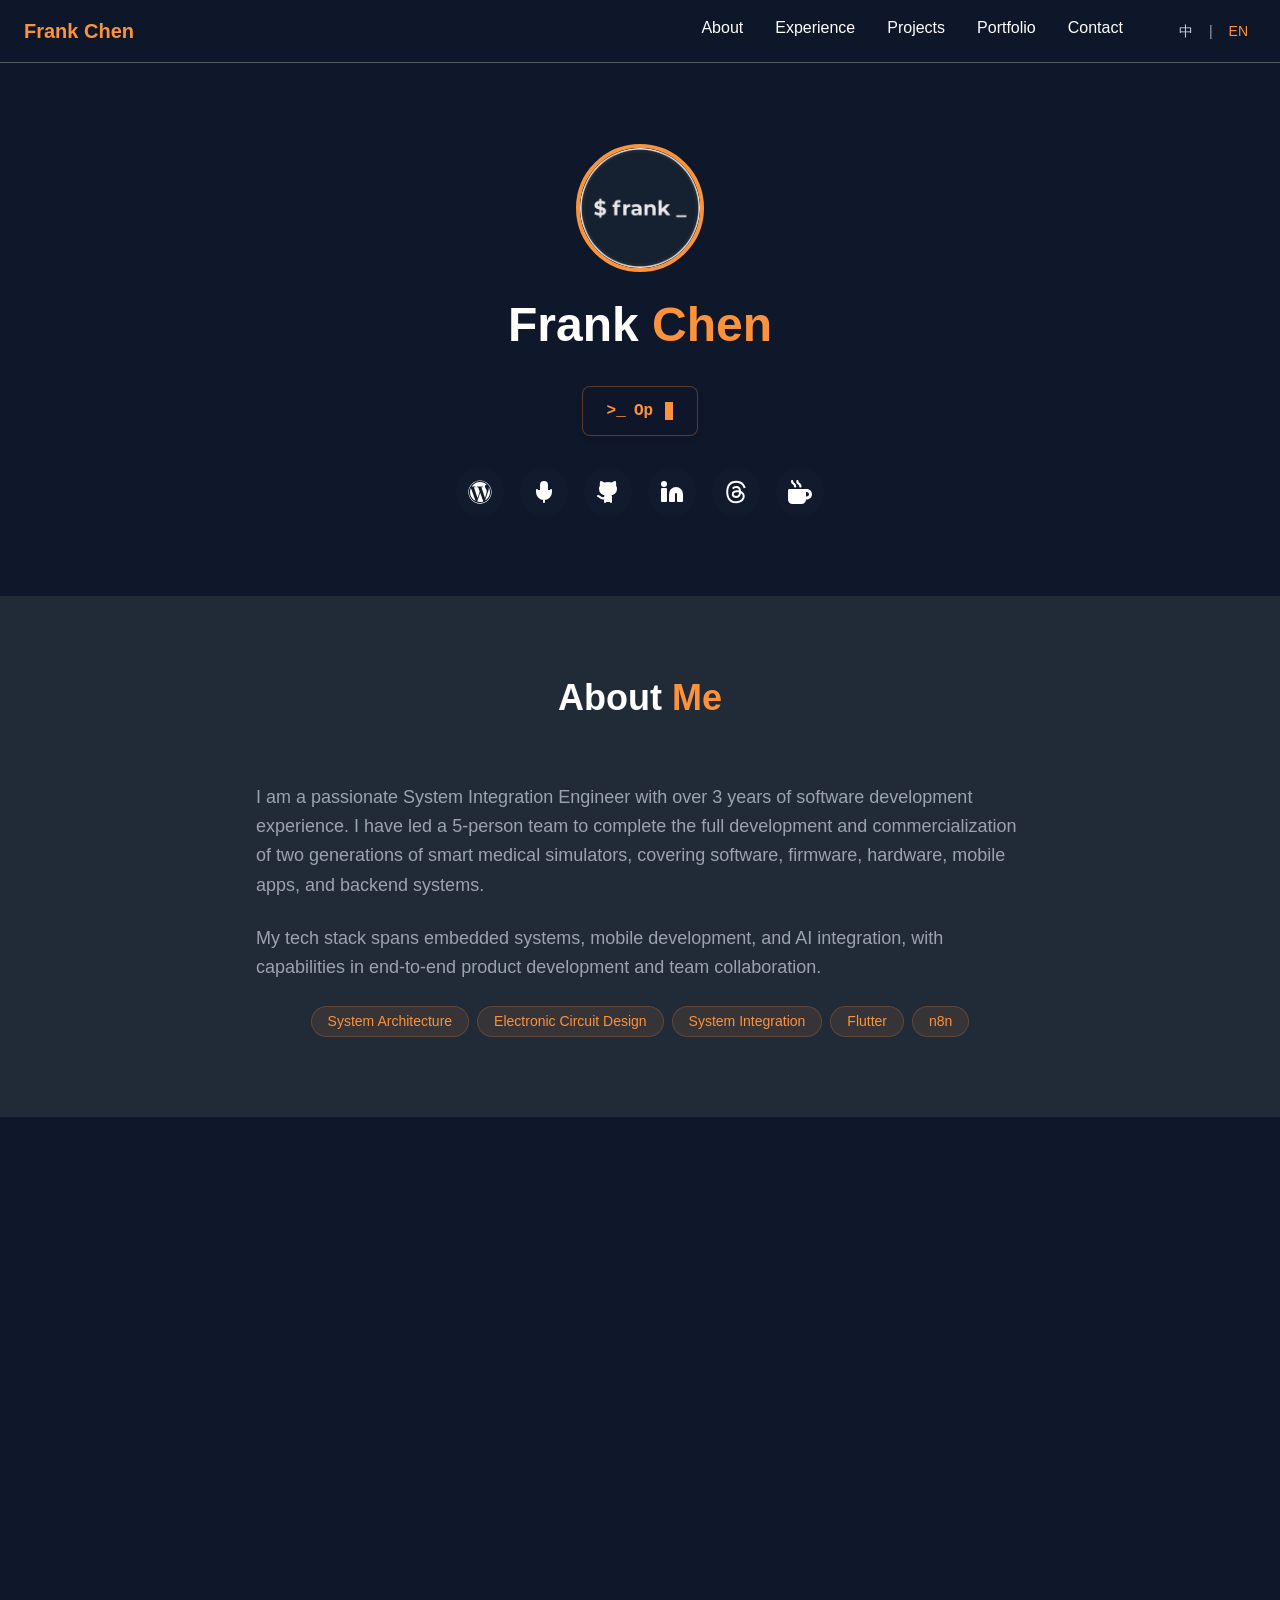
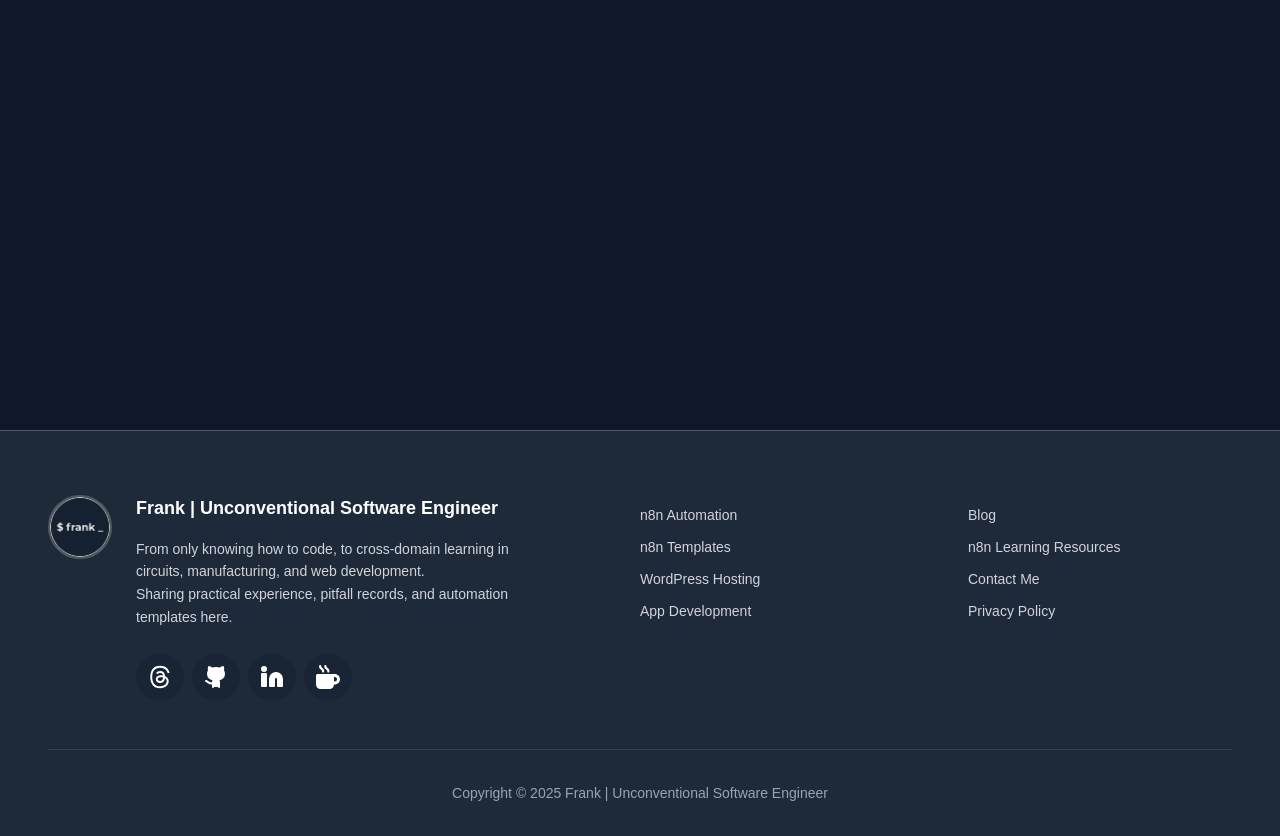
<file: personal/en/index.html>
<!DOCTYPE html>
<html lang="en">

<head>
  <meta charset="UTF-8">
  <meta name="viewport" content="width=device-width, initial-scale=1.0">

  <!-- Content Security Policy -->
  <meta http-equiv="Content-Security-Policy"
    content="default-src 'self'; script-src 'self' https://static.cloudflareinsights.com https://www.googletagmanager.com; style-src 'self'; img-src 'self' data: https://www.google-analytics.com; connect-src 'self' https://www.google-analytics.com https://analytics.google.com https://*.google-analytics.com; base-uri 'self'; form-action 'self'; object-src 'none'; upgrade-insecure-requests;">

  <!-- Google Analytics -->
  <script async src="https://www.googletagmanager.com/gtag/js?id=G-J4PFZEBYW7"></script>
  <script>
    window.dataLayer = window.dataLayer || [];
    function gtag() { dataLayer.push(arguments); }
    gtag('js', new Date());
    gtag('config', 'G-J4PFZEBYW7');
  </script>

  <!-- Referrer Policy -->
  <meta name="referrer" content="strict-origin-when-cross-origin">

  <!-- Basic Meta Tags -->
  <title>Frank Chen | System Integration Engineer - Portfolio</title>
  <meta name="description" content="Frank Chen's portfolio showcasing extensive experience in system architecture, firmware development, electronic circuit design, mobile app development, and RESTful API integration.">
  <meta name="keywords" content="Frank Chen, System Integration Engineer, Firmware, Electronic Circuit, Mobile App, RESTful API, Portfolio">
  <meta name="author" content="Frank Chen">

  <!-- Open Graph -->
  <meta property="og:title" content="Frank Chen | System Integration Engineer - Portfolio">
  <meta property="og:description"
    content="Frank Chen's portfolio showcasing extensive experience in system architecture, firmware development, electronic circuit design, mobile app development, and RESTful API integration.">
  <meta property="og:url" content="https://www.frankchen.tw/personal/en/">
  <meta property="og:site_name" content="Frank Chen Portfolio">
  <meta property="og:locale" content="en_US">
  <meta property="og:type" content="website">
  <meta property="og:image" content="https://www.frankchen.tw/personal/images/cover.webp">
  <meta property="og:image:url" content="https://www.frankchen.tw/personal/images/cover.webp">
  <meta property="og:image:type" content="image/webp">
  <meta property="og:image:width" content="1200">
  <meta property="og:image:height" content="630">
  <meta property="og:image:alt" content="Frank Chen | Unconventional Software Engineer">

  <!-- Twitter Card -->
  <meta name="twitter:card" content="summary_large_image">
  <meta name="twitter:title" content="Frank Chen | System Integration Engineer - Portfolio">
  <meta name="twitter:description"
    content="Frank Chen's portfolio showcasing extensive experience in system architecture, firmware development, electronic circuit design, mobile app development, and RESTful API integration.">
  <meta name="twitter:image" content="https://www.frankchen.tw/personal/images/cover.webp">

  <!-- Icons -->
  <link rel="icon" href="../images/favicon.png">
  <link rel="apple-touch-icon" href="../images/apple-touch-icon.png">

  <!-- Canonical URL -->
  <link rel="canonical" href="https://www.frankchen.tw/personal/en/">

  <!-- Hreflang Tags -->
  <link rel="alternate" hreflang="zh-Hant-TW" href="https://www.frankchen.tw/personal/">
  <link rel="alternate" hreflang="en" href="https://www.frankchen.tw/personal/en/">
  <link rel="alternate" hreflang="x-default" href="https://www.frankchen.tw/personal/">

  <!-- Stylesheets -->
  <link rel="stylesheet" href="../css/variables.css">
  <link rel="stylesheet" href="../css/reset.css">
  <link rel="stylesheet" href="../css/layout.css">
  <link rel="stylesheet" href="../css/components.css">
  <link rel="stylesheet" href="../css/animations.css">
  <link rel="stylesheet" href="../css/responsive.css">
  <link rel="stylesheet" href="../css/terminal.css">
  <link rel="stylesheet" href="../css/custom.css">

  <!-- JSON-LD Structured Data -->
  <script type="application/ld+json">
  {
    "@context": "https://schema.org",
    "@type": "ProfilePage",
    "mainEntity": {
      "@type": "Person",
      "name": "Frank Chen",
      "alternateName": "Haunchen",
      "description": "Exploring the software world, documenting development insights",
      "email": "qwer4488999@gmail.com",
      "jobTitle": "System Integration Engineer",
      "hasOccupation": {
        "@type": "Occupation",
        "name": "System Integration Engineer",
        "description": "System Integration Engineer - Understanding software and hardware architecture, with cross-domain practical experience, leading software-hardware integration",
        "occupationLocation": {
          "@type": "Country",
          "name": "Taiwan"
        },
        "skills": ["System Architecture", "Electronic Circuit Development", "System Integration", "Flutter", "n8n"]
      }
    },
    "url": "https://www.frankchen.tw/personal/en/",
    "sameAs": [
      "https://www.frankchen.tw/",
      "https://github.com/haunchen",
      "https://www.linkedin.com/in/frankchen0130/",
      "https://www.threads.com/@frankchen.tw",
      "https://www.frankchen.tw/personal/linktree"
    ]
  }
  </script>
</head>

<body>
  <!-- Navigation -->
  <nav class="nav">
    <div class="nav-container">
      <div class="nav-brand">Frank Chen</div>
      <div class="nav-links">
        <a href="#about" class="nav-link">About</a>
        <a href="#experience" class="nav-link">Experience</a>
        <a href="#projects" class="nav-link">Projects</a>
        <a href="#portfolio" class="nav-link">Portfolio</a>
        <a href="#contact" class="nav-link">Contact</a>
        <div class="lang-switcher">
          <a href="../" class="lang-link" data-lang="zh">中</a>
          <span class="lang-divider">|</span>
          <a href="./" class="lang-link active" data-lang="en">EN</a>
        </div>
      </div>
    </div>
  </nav>

  <!-- Main Content -->
  <main class="page">
    <!-- Hero Section -->
    <section id="hero" class="section fade-in-section">
      <div class="container text-center">
        <div class="avatar">
          <img src="../images/frank-avatar.png" alt="Frank Chen's avatar, a System Integration Engineer" loading="lazy">
        </div>
        <h1 class="hero-title">
          <span class="text-primary">Frank</span>
          <span class="text-accent">Chen</span>
        </h1>

        <!-- Terminal Launcher -->
        <!-- Terminal Launcher -->
        <div class="terminal-launcher" id="terminal-launcher">
          <span class="launcher-icon">>_ </span>
          <span class="launcher-text" id="launcher-text"></span>
          <span class="cursor"></span>
        </div>

        <!-- Terminal -->
        <div class="terminal-container" style="display: none;">
          <div class="terminal-header">
            <div class="terminal-dots">
              <div class="terminal-dot red" id="terminal-close" title="Close"></div>
              <div class="terminal-dot yellow" id="terminal-minimize" title="Minimize"></div>
              <div class="terminal-dot green" id="terminal-expand" title="Expand"></div>
            </div>
            <div class="terminal-title">frankchentw@terminal ~ %</div>
          </div>
          <div class="terminal-output" id="terminal-output"></div>
          <div class="input-line">
            <span class="prompt" id="terminal-prompt">$ frank</span>
            <input type="text" id="command-input" autofocus autocomplete="off" placeholder="Type help for commands"
              maxlength="200">
            <span class="cursor"></span>
          </div>
        </div>

        <!-- Social Links -->
        <div class="social-links">
          <a href="https://www.frankchen.tw/" target="_blank" rel="noopener noreferrer" class="social-link"
            title="Blog">
            <svg xmlns="http://www.w3.org/2000/svg" viewBox="0 0 512 512">
              <path
                d="M61.7 169.4l101.5 278C92.2 413 43.3 340.2 43.3 256c0-30.9 6.6-60.1 18.4-86.6zm337.9 75.9c0-26.3-9.4-44.5-17.5-58.7-10.8-17.5-20.9-32.4-20.9-49.9 0-19.6 14.8-37.8 35.7-37.8.9 0 1.8.1 2.8.2-37.9-34.7-88.3-55.9-143.7-55.9-74.3 0-139.7 38.1-177.8 95.9 5 .2 9.7.3 13.7.3 22.2 0 56.7-2.7 56.7-2.7 11.5-.7 12.8 16.2 1.4 17.5 0 0-11.5 1.3-24.3 2l77.5 230.4L249.8 247l-33.1-90.8c-11.5-.7-22.3-2-22.3-2-11.5-.7-10.1-18.2 1.3-17.5 0 0 35.1 2.7 56 2.7 22.2 0 56.7-2.7 56.7-2.7 11.5-.7 12.8 16.2 1.4 17.5 0 0-11.5 1.3-24.3 2l76.9 228.7 21.2-70.9c9-29.4 16-50.5 16-68.7zm-139.9 29.3l-63.8 185.5c19.1 5.6 39.2 8.7 60.1 8.7 24.8 0 48.5-4.3 70.6-12.1-.6-.9-1.1-1.9-1.5-2.9l-65.4-179.2zm183-120.7c.9 6.8 1.4 14 1.4 21.9 0 21.6-4 45.8-16.2 76.2l-65 187.9C426.2 403 468.7 334.5 468.7 256c0-37-9.4-71.8-26-102.1zM504 256c0 136.8-111.3 248-248 248C119.2 504 8 392.7 8 256 8 119.2 119.2 8 256 8c136.7 0 248 111.2 248 248zm-11.4 0c0-130.5-106.2-236.6-236.6-236.6C125.5 19.4 19.4 125.5 19.4 256c0 130.5 106.2 236.6 236.6 236.6 130.5 0 236.6-106.1 236.6-236.6z" />
            </svg>
          </a>
          <a href="linktree.html" class="social-link" title="Podcast">
            <svg xmlns="http://www.w3.org/2000/svg" width="24" height="24" viewBox="0 0 24 24" fill="none"
              stroke="currentColor" stroke-width="2" stroke-linecap="round" stroke-linejoin="round">
              <path d="M12 2a3 3 0 0 0-3 3v7a3 3 0 0 0 6 0V5a3 3 0 0 0-3-3Z" />
              <path d="M19 10v2a7 7 0 0 1-14 0v-2" />
              <line x1="12" x2="12" y1="19" y2="22" />
            </svg>
          </a>
          <a href="https://github.com/haunchen" target="_blank" rel="noopener noreferrer" class="social-link"
            title="GitHub">
            <svg xmlns="http://www.w3.org/2000/svg" width="24" height="24" viewBox="0 0 24 24" fill="none"
              stroke="currentColor" stroke-width="2" stroke-linecap="round" stroke-linejoin="round">
              <path
                d="M15 22v-4a4.8 4.8 0 0 0-1-3.5c3 0 6-2 6-5.5.08-1.25-.27-2.48-1-3.5.28-1.15.28-2.35 0-3.5 0 0-1 0-3 1.5-2.64-.5-5.36-.5-8 0C6 2 5 2 5 2c-.3 1.15-.3 2.35 0 3.5A5.403 5.403 0 0 0 4 9c0 3.5 3 5.5 6 5.5-.39.49-.68 1.05-.85 1.65-.17.6-.22 1.23-.15 1.85v4" />
              <path d="M9 18c-4.51 2-5-2-7-2" />
            </svg>
          </a>
          <a href="https://www.linkedin.com/in/frankchen0130/" target="_blank" rel="noopener noreferrer"
            class="social-link" title="LinkedIn">
            <svg xmlns="http://www.w3.org/2000/svg" width="24" height="24" viewBox="0 0 24 24" fill="none"
              stroke="currentColor" stroke-width="2" stroke-linecap="round" stroke-linejoin="round">
              <path d="M16 8a6 6 0 0 1 6 6v7h-4v-7a2 2 0 0 0-2-2 2 2 0 0 0-2 2v7h-4v-7a6 6 0 0 1 6-6z" />
              <rect width="4" height="12" x="2" y="9" />
              <circle cx="4" cy="4" r="2" />
            </svg>
          </a>
          <a href="https://www.threads.com/@frankchen.tw" target="_blank" rel="noopener noreferrer" class="social-link"
            title="Threads">
            <svg xmlns="http://www.w3.org/2000/svg" width="24" height="24" viewBox="0 0 448 512">
              <path fill="currentColor"
                d="M331.5 235.7c2.2 .9 4.2 1.9 6.3 2.8c29.2 14.1 50.6 35.2 61.8 61.4c15.7 36.5 17.2 95.8-30.3 143.2c-36.2 36.2-80.3 52.5-142.6 53h-.3c-70.2-.5-124.1-24.1-160.4-70.2c-32.3-41-48.9-98.1-49.5-169.6V256v-.2C17 184.3 33.6 127.2 65.9 86.2C102.2 40.1 156.2 16.5 226.4 16h.3c70.3 .5 124.9 24 162.3 69.9c18.4 22.7 32 50 40.6 81.7l-40.4 10.8c-7.1-25.8-17.8-47.8-32.2-65.4c-29.2-35.8-73-54.2-130.5-54.6c-57 .5-100.1 18.8-128.2 54.4C72.1 146.1 58.5 194.3 58 256c.5 61.7 14.1 109.9 40.3 143.3c28 35.6 71.2 53.9 128.2 54.4c51.4-.4 85.4-12.6 113.7-40.9c32.3-32.2 31.7-71.8 21.4-95.9c-6.1-14.2-17.1-26-31.9-34.9c-3.7 26.9-11.8 48.3-24.7 64.8c-17.1 21.8-41.4 33.6-72.7 35.3c-23.6 1.3-46.3-4.4-63.9-16c-20.8-13.8-33-34.8-34.3-59.3c-2.5-48.3 35.7-83 95.2-86.4c21.1-1.2 40.9-.3 59.2 2.8c-2.4-14.8-7.3-26.6-14.6-35.2c-10-11.7-25.6-17.7-46.2-17.8H227c-16.6 0-39 4.6-53.3 26.3l-34.4-23.6c19.2-29.1 50.3-45.1 87.8-45.1h.8c62.6 .4 99.9 39.5 103.7 107.7l-.2 .2zm-156 68.8c1.3 25.1 28.4 36.8 54.6 35.3c25.6-1.4 54.6-11.4 59.5-73.2c-13.2-2.9-27.8-4.4-43.4-4.4c-4.8 0-9.6 .1-14.4 .4c-42.9 2.4-57.2 23.2-56.2 41.8l-.1 .1z" />
            </svg>
          </a>
          <a href="https://buymeacoffee.com/frankchentw" target="_blank" rel="noopener noreferrer" class="social-link"
            title="Buy Me A Coffee">
            <svg xmlns="http://www.w3.org/2000/svg" width="24" height="24" viewBox="0 0 512 512">
              <path fill="currentColor"
                d="M88 0C74.7 0 64 10.7 64 24c0 38.9 23.4 59.4 39.1 73.1l1.1 1C120.5 112.3 128 119.9 128 136c0 13.3 10.7 24 24 24s24-10.7 24-24c0-38.9-23.4-59.4-39.1-73.1l-1.1-1C119.5 47.7 112 40.1 112 24c0-13.3-10.7-24-24-24zM32 192c-17.7 0-32 14.3-32 32V416c0 53 43 96 96 96H288c53 0 96-43 96-96h16c61.9 0 112-50.1 112-112s-50.1-112-112-112H352 32zm352 64h16c26.5 0 48 21.5 48 48s-21.5 48-48 48H384V256zM224 24c0-13.3-10.7-24-24-24s-24 10.7-24 24c0 38.9 23.4 59.4 39.1 73.1l1.1 1C232.5 112.3 240 119.9 240 136c0 13.3 10.7 24 24 24s24-10.7 24-24c0-38.9-23.4-59.4-39.1-73.1l-1.1-1C231.5 47.7 224 40.1 224 24z" />
            </svg>
          </a>
        </div>
      </div>
    </section>

    <!-- About Section -->
    <section id="about" class="section bg-secondary fade-in-section">
      <div class="container">
        <h2 class="section-title">
          About<span class="text-accent"> Me</span>
        </h2>
        <div class="max-w-3xl">
          <p class="about-text">
            I am a passionate System Integration Engineer with over 3 years of software development experience. I have led a 5-person team to complete the full development and commercialization of two generations of smart medical simulators, covering software, firmware, hardware, mobile apps, and backend systems.
          </p>
          <p class="about-text">
            My tech stack spans embedded systems, mobile development, and AI integration, with capabilities in end-to-end product development and team collaboration.
          </p>
          <div class="tags justify-center">
            <span class="tag">System Architecture</span>
            <span class="tag">Electronic Circuit Design</span>
            <span class="tag">System Integration</span>
            <span class="tag">Flutter</span>
            <span class="tag">n8n</span>
          </div>
        </div>
      </div>
    </section>

    <!-- Experience Section -->
    <section id="experience" class="section bg-primary fade-in-section">
      <div class="container">
        <h2 class="section-title">
          Work<span class="text-accent"> Experience</span>
        </h2>
        <div class="flex-col-gap-xl">
          <!-- Experience 1 -->
          <div class="card">
            <h3 class="card-title">System Integration Manager</h3>
            <p class="experience-company">
              Macau Yuanmiao Medical Technology Co., Ltd. Taiwan Branch
            </p>
            <p class="card-subtitle">2024.09 - 2025.04</p>
            <ul class="list-disc">
              <li>Led a 5-person <span class="highlight-accent">cross-functional</span> team (hardware/software/mechanical) to develop the third-generation medical training simulator, coordinating cross-departmental resources and managing project progress. <span class="highlight-accent">BOM Cost reduced by 30%</span> compared to the second generation while maintaining product performance</li>
              <li>Spearheaded edge AI computing (Hailo) technology adoption, resolving image processing instability issues. System stability <span class="highlight-accent">improved by 50%</span>, significantly enhancing user experience</li>
              <li>Optimized hardware architecture by replacing external modules with Raspberry Pi 5, achieving <span class="highlight-accent">80% cost reduction</span> per unit while maintaining equivalent performance, significantly improving product competitiveness</li>
            </ul>
          </div>

          <!-- Experience 2 -->
          <div class="card">
            <h3 class="card-title">Firmware Engineer</h3>
            <p class="experience-company">
              Macau Yuanmiao Medical Technology Co., Ltd. Taiwan Branch
            </p>
            <p class="card-subtitle">2021.11 - 2024.08</p>
            <ul class="list-disc">
              <li>Led firmware testing and validation for reusable intubation medical devices, providing real-time feedback and solutions, improving firmware stability by 30%</li>
              <li>Responsible for early-stage system architecture planning of the second-generation medical training simulator, optimizing design processes and reducing material costs by 20% compared to the first generation</li>
              <li>Independently designed electronic circuits for single-use intubation medical devices, obtained SGS ESD/EMI certification, enabling product market approval in China, USA, Thailand, and Australia</li>
              <li>Established GitHub version control system, resolving multi-person collaboration conflicts, improving team development efficiency with 95% on-time project delivery rate</li>
              <li>Planned and implemented NAS file management system, unifying company digital asset management, reducing data loss risk and improving cross-departmental collaboration efficiency</li>
            </ul>
          </div>
        </div>
      </div>
    </section>

    <!-- Projects Section -->
    <section id="projects" class="section bg-secondary fade-in-section">
      <div class="container">
        <h2 class="section-title">
          Project<span class="text-accent"> Experience</span>
        </h2>
        <div class="grid grid-cols-2">
          <!-- Project 1 -->
          <div class="card">
            <h3 class="card-title">
              Large Medical Training Simulator <span class="badge">Gen 3</span>
            </h3>
            <p class="card-subtitle">2024.11 - 2025.04</p>
            <div class="roles">
              <span class="role">Project Lead</span>
              <span class="role">System Planning</span>
              <span class="role">Software Development</span>
            </div>
            <ul class="list-disc">
              <li>Led a 5-person cross-functional team for third-generation system development and improvement</li>
              <li>Introduced edge AI computing (Hailo), improving image processing stability by 50%</li>
              <li>Adopted Raspberry Pi 5 to replace previous off-the-shelf components, reducing unit cost by 80% while maintaining equivalent performance</li>
              <li>Consolidated previous generation shortcomings, guiding team improvements to optimize user experience (UX) and resolve operation delay pain points</li>
            </ul>
            <div class="tags">
              <span class="tag">Cross-team Communication</span>
              <span class="tag">Qt</span>
              <span class="tag">Raspberry Pi</span>
              <span class="tag">Hailo</span>
            </div>
          </div>

          <!-- Project 2 -->
          <div class="card">
            <h3 class="card-title">
              Large Medical Training Simulator <span class="badge">Gen 2</span>
            </h3>
            <p class="card-subtitle">2022.01 - 2024.06</p>
            <div class="roles">
              <span class="role">Project Lead</span>
              <span class="role">System Planning</span>
              <span class="role">Software Development</span>
              <span class="role">Circuit Design</span>
              <span class="role">Product Promotion</span>
            </div>
            <ul class="list-disc">
              <li>Designed and developed software and hardware systems from scratch</li>
              <li>Introduced RFID module to enhance product system security</li>
              <li>Collaborated with mechanical engineers to complete electromechanical integration tasks</li>
              <li>Established reusable component library to improve development efficiency</li>
              <li>Planned and guided app engineers to develop dedicated mobile applications (Android/iOS), successfully published on both platforms</li>
              <li>Defined RESTful API and implemented using Python Flask</li>
              <li>Served as technical consultant to assist sales promotion, successfully showcasing product highlights at domestic and international exhibitions, acquiring potential customers</li>
              <li>Obtained two invention patents applied in the product</li>
            </ul>
            <div class="tags">
              <span class="tag">Cross-team Integration</span>
              <span class="tag">Qt</span>
              <span class="tag">Raspberry Pi</span>
              <span class="tag">RESTful API</span>
              <span class="tag">Python Flask</span>
              <span class="tag">Product Promotion</span>
            </div>
          </div>

          <!-- Project 3 -->
          <div class="card">
            <h3 class="card-title">Single-use Intubation Medical Device</h3>
            <p class="card-subtitle">2022.05 - 2023.05</p>
            <div class="roles">
              <span class="role">Circuit Design</span>
            </div>
            <ul class="list-disc">
              <li>Designed cost-effective circuit, successfully controlling BOM Cost under $1 USD, facilitating mass production</li>
              <li>Obtained SGS EMI/ESD test reports</li>
              <li>Obtained one invention patent and one utility patent</li>
            </ul>
            <div class="tags">
              <span class="tag">Circuit Design</span>
              <span class="tag">Altium Designer</span>
            </div>
          </div>

          <!-- Project 4 -->
          <div class="card">
            <h3 class="card-title">Reusable Intubation Medical Device</h3>
            <p class="card-subtitle">2021.11 - 2022.12</p>
            <div class="roles">
              <span class="role">Firmware Testing</span>
              <span class="role">App Planning</span>
            </div>
            <ul class="list-disc">
              <li>Assisted in firmware testing, providing real-time feedback to vendors and suggesting solutions, improving firmware stability by 30%</li>
              <li>Planned app features, introduced OTA upgrade mechanism, enhancing user experience</li>
            </ul>
            <div class="tags">
              <span class="tag">Firmware Testing</span>
              <span class="tag">App Planning</span>
              <span class="tag">Android/iOS Publishing</span>
            </div>
          </div>
        </div>
      </div>
    </section>

    <!-- Portfolio Section -->
    <section id="portfolio" class="section bg-primary fade-in-section">
      <div class="container">
        <h2 class="section-title">
          Port<span class="text-accent">folio</span>
        </h2>
        <div class="grid grid-cols-2">
          <!-- Portfolio Item 1 -->
          <div class="card">
            <img src="../images/n8n-app-screenshot.png" alt="n8n Management Tool App" class="portfolio-img" loading="lazy">
            <h3 class="card-title">
              n8n Management Tool App
              <span class="badge">NEW</span>
            </h3>
            <p class="card-content">
              Developed cross-platform app using Flutter framework with MVVM architecture and Provider for state management. Provides n8n workflow management, execution status monitoring, and security detection for real-time n8n status viewing.
            </p>
            <div class="tags">
              <span class="tag">Flutter</span>
              <span class="tag">Dart</span>
              <span class="tag">Provider</span>
              <span class="tag">MVVM</span>
            </div>
            <div class="mt-md">
              <a href="https://www.frankchen.tw/n8nmanager" target="_blank" rel="noopener noreferrer"
                class="btn btn-primary">
                View Project
              </a>
            </div>
          </div>

          <!-- Portfolio Item 2 -->
          <div class="card">
            <img src="../images/blog-screenshot.png" alt="Frank's Tech Blog" class="portfolio-img" loading="lazy">
            <h3 class="card-title">
              Frank's Tech Blog
              <span class="badge">NEW</span>
            </h3>
            <p class="card-content">
              Built with WordPress to share software development experiences and software applications.
            </p>
            <div class="tags">
              <span class="tag">WordPress</span>
            </div>
            <div class="mt-md">
              <a href="https://www.frankchen.tw/" target="_blank" rel="noopener noreferrer" class="btn btn-primary">
                View Project
              </a>
            </div>
          </div>

          <!-- Portfolio Item 3 -->
          <div class="card">
            <img src="../images/iset2021-screenshot.png" alt="ISET2021 Conference Official Website" class="portfolio-img" loading="lazy">
            <h3 class="card-title">ISET2021 Conference Official Website</h3>
            <p class="card-content">
              Extended ISET2022 conference website functionality with beautification and refinements.
            </p>
            <div class="tags">
              <span class="tag">HTML</span>
              <span class="tag">CSS</span>
              <span class="tag">JavaScript</span>
              <span class="tag">Google Sheet</span>
              <span class="tag">Google App Script</span>
            </div>
            <div class="mt-md flex-gap-md">
              <a href="https://github.com/haunchen/ISET2021" target="_blank" rel="noopener noreferrer"
                class="btn btn-primary">
                GitHub
              </a>
            </div>
          </div>

          <!-- Portfolio Item 4 -->
          <div class="card">
            <img src="../images/iset2020-screenshot.png" alt="ISET2020 Conference Official Website" class="portfolio-img" loading="lazy">
            <h3 class="card-title">ISET2020 Conference Official Website</h3>
            <p class="card-content">
              Graduate school project, hand-coded website from scratch using skills learned during undergraduate studies. Website provides registration and payment functionality with integration to existing services; registration system integrates with Google Sheet as database, combined with Google App Script for functionality.
            </p>
            <div class="tags">
              <span class="tag">HTML</span>
              <span class="tag">CSS</span>
              <span class="tag">JavaScript</span>
              <span class="tag">Google Sheet</span>
              <span class="tag">Google App Script</span>
            </div>
            <div class="mt-md flex-gap-md">
              <a href="https://github.com/haunchen/ISET2020" target="_blank" rel="noopener noreferrer"
                class="btn btn-primary">
                GitHub
              </a>
            </div>
          </div>
        </div>
      </div>
    </section>

    <!-- Contact Section -->
    <section id="contact" class="section bg-secondary fade-in-section">
      <div class="container">
        <h2 class="section-title">
          Contact<span class="text-accent"> Me</span>
        </h2>
        <div class="max-w-3xl">
          <p class="contact-intro">
            If you have any project ideas or collaboration opportunities, feel free to contact me anytime. I would be happy to discuss how I can help you achieve your goals.
          </p>
          <div class="contact-list">
            <div class="contact-item">
              <svg xmlns="http://www.w3.org/2000/svg" width="20" height="20" viewBox="0 0 24 24" fill="none"
                class="icon-accent" stroke-width="2" stroke-linecap="round" stroke-linejoin="round">
                <rect width="20" height="16" x="2" y="4" rx="2" />
                <path d="m22 7-8.97 5.7a1.94 1.94 0 0 1-2.06 0L2 7" />
              </svg>
              <span class="text-secondary">
                <a href="#" class="link-underline email-protected" data-u="qwer4488999"
                  data-d="gmail.com">qwer4488999@gmail.com</a>
              </span>
            </div>
            <div class="contact-item">
              <svg xmlns="http://www.w3.org/2000/svg" width="20" height="20" viewBox="0 0 24 24" fill="none"
                class="icon-accent" stroke-width="2" stroke-linecap="round" stroke-linejoin="round">
                <path d="M14 2H6a2 2 0 0 0-2 2v16a2 2 0 0 0 2 2h12a2 2 0 0 0 2-2V8z" />
                <polyline points="14 2 14 8 20 8" />
              </svg>
              <span class="text-secondary">
                <a href="https://www.frankchen.tw/contact-frank/" target="_blank" rel="noopener noreferrer"
                  class="link-underline">Click to fill out the form</a>
              </span>
            </div>
            <div class="contact-item">
              <svg xmlns="http://www.w3.org/2000/svg" width="20" height="20" viewBox="0 0 24 24" fill="none"
                class="icon-accent" stroke-width="2" stroke-linecap="round" stroke-linejoin="round">
                <path d="M20 10c0 6-8 12-8 12s-8-6-8-12a8 8 0 0 1 16 0Z" />
                <circle cx="12" cy="10" r="3" />
              </svg>
              <span class="text-secondary">Tainan City, Taiwan</span>
            </div>
          </div>
        </div>
      </div>
    </section>
  </main>

  <!-- Footer -->
  <footer class="footer-main">
    <div class="container">
      <div class="footer-grid">
        <!-- Left Column: Brand Info -->
        <div class="footer-brand">
          <div class="footer-logo">
            <img src="../images/frank-avatar.png" alt="Frank Chen's avatar, a System Integration Engineer" loading="lazy" class="footer-logo-img">
          </div>
          <div class="footer-brand-content">
            <h3 class="footer-title">Frank | Unconventional Software Engineer</h3>
            <p class="footer-description">
              From only knowing how to code, to cross-domain learning in circuits, manufacturing, and web development.<br>
              Sharing practical experience, pitfall records, and automation templates here.
            </p>
            <div class="footer-social">
              <a href="https://www.threads.com/@frankchen.tw" target="_blank" rel="noopener noreferrer"
                class="social-link" title="Threads">
                <svg xmlns="http://www.w3.org/2000/svg" width="24" height="24" viewBox="0 0 448 512">
                  <path fill="currentColor"
                    d="M331.5 235.7c2.2 .9 4.2 1.9 6.3 2.8c29.2 14.1 50.6 35.2 61.8 61.4c15.7 36.5 17.2 95.8-30.3 143.2c-36.2 36.2-80.3 52.5-142.6 53h-.3c-70.2-.5-124.1-24.1-160.4-70.2c-32.3-41-48.9-98.1-49.5-169.6V256v-.2C17 184.3 33.6 127.2 65.9 86.2C102.2 40.1 156.2 16.5 226.4 16h.3c70.3 .5 124.9 24 162.3 69.9c18.4 22.7 32 50 40.6 81.7l-40.4 10.8c-7.1-25.8-17.8-47.8-32.2-65.4c-29.2-35.8-73-54.2-130.5-54.6c-57 .5-100.1 18.8-128.2 54.4C72.1 146.1 58.5 194.3 58 256c.5 61.7 14.1 109.9 40.3 143.3c28 35.6 71.2 53.9 128.2 54.4c51.4-.4 85.4-12.6 113.7-40.9c32.3-32.2 31.7-71.8 21.4-95.9c-6.1-14.2-17.1-26-31.9-34.9c-3.7 26.9-11.8 48.3-24.7 64.8c-17.1 21.8-41.4 33.6-72.7 35.3c-23.6 1.3-46.3-4.4-63.9-16c-20.8-13.8-33-34.8-34.3-59.3c-2.5-48.3 35.7-83 95.2-86.4c21.1-1.2 40.9-.3 59.2 2.8c-2.4-14.8-7.3-26.6-14.6-35.2c-10-11.7-25.6-17.7-46.2-17.8H227c-16.6 0-39 4.6-53.3 26.3l-34.4-23.6c19.2-29.1 50.3-45.1 87.8-45.1h.8c62.6 .4 99.9 39.5 103.7 107.7l-.2 .2zm-156 68.8c1.3 25.1 28.4 36.8 54.6 35.3c25.6-1.4 54.6-11.4 59.5-73.2c-13.2-2.9-27.8-4.4-43.4-4.4c-4.8 0-9.6 .1-14.4 .4c-42.9 2.4-57.2 23.2-56.2 41.8l-.1 .1z" />
                </svg>
              </a>
              <a href="https://github.com/haunchen" target="_blank" rel="noopener noreferrer" class="social-link"
                title="GitHub">
                <svg xmlns="http://www.w3.org/2000/svg" width="24" height="24" viewBox="0 0 24 24" fill="none"
                  stroke="currentColor" stroke-width="2" stroke-linecap="round" stroke-linejoin="round">
                  <path
                    d="M15 22v-4a4.8 4.8 0 0 0-1-3.5c3 0 6-2 6-5.5.08-1.25-.27-2.48-1-3.5.28-1.15.28-2.35 0-3.5 0 0-1 0-3 1.5-2.64-.5-5.36-.5-8 0C6 2 5 2 5 2c-.3 1.15-.3 2.35 0 3.5A5.403 5.403 0 0 0 4 9c0 3.5 3 5.5 6 5.5-.39.49-.68 1.05-.85 1.65-.17.6-.22 1.23-.15 1.85v4" />
                  <path d="M9 18c-4.51 2-5-2-7-2" />
                </svg>
              </a>
              <a href="https://www.linkedin.com/in/frankchen0130/" target="_blank" rel="noopener noreferrer"
                class="social-link" title="LinkedIn">
                <svg xmlns="http://www.w3.org/2000/svg" width="24" height="24" viewBox="0 0 24 24" fill="none"
                  stroke="currentColor" stroke-width="2" stroke-linecap="round" stroke-linejoin="round">
                  <path d="M16 8a6 6 0 0 1 6 6v7h-4v-7a2 2 0 0 0-2-2 2 2 0 0 0-2 2v7h-4v-7a6 6 0 0 1 6-6z" />
                  <rect width="4" height="12" x="2" y="9" />
                  <circle cx="4" cy="4" r="2" />
                </svg>
              </a>
              <a href="https://buymeacoffee.com/frankchentw" target="_blank" rel="noopener noreferrer"
                class="social-link" title="Buy Me A Coffee">
                <svg xmlns="http://www.w3.org/2000/svg" width="24" height="24" viewBox="0 0 512 512">
                  <path fill="currentColor"
                    d="M88 0C74.7 0 64 10.7 64 24c0 38.9 23.4 59.4 39.1 73.1l1.1 1C120.5 112.3 128 119.9 128 136c0 13.3 10.7 24 24 24s24-10.7 24-24c0-38.9-23.4-59.4-39.1-73.1l-1.1-1C119.5 47.7 112 40.1 112 24c0-13.3-10.7-24-24-24zM32 192c-17.7 0-32 14.3-32 32V416c0 53 43 96 96 96H288c53 0 96-43 96-96h16c61.9 0 112-50.1 112-112s-50.1-112-112-112H352 32zm352 64h16c26.5 0 48 21.5 48 48s-21.5 48-48 48H384V256zM224 24c0-13.3-10.7-24-24-24s-24 10.7-24 24c0 38.9 23.4 59.4 39.1 73.1l1.1 1C232.5 112.3 240 119.9 240 136c0 13.3 10.7 24 24 24s24-10.7 24-24c0-38.9-23.4-59.4-39.1-73.1l-1.1-1C231.5 47.7 224 40.1 224 24z" />
                </svg>
              </a>
            </div>
          </div>
        </div>

        <!-- Middle Column: Link Group 1 -->
        <div class="footer-links">
          <ul class="footer-links-list">
            <li><a href="https://www.frankchen.tw/category/n8n/">n8n Automation</a></li>
            <li><a href="https://www.frankchen.tw/tag/template/">n8n Templates</a></li>
            <li><a href="https://www.frankchen.tw/category/devops/">WordPress Hosting</a></li>
            <li><a href="https://www.frankchen.tw/category/flutter/">App Development</a></li>
          </ul>
        </div>

        <!-- Right Column: Link Group 2 -->
        <div class="footer-links">
          <ul class="footer-links-list">
            <li><a href="https://www.frankchen.tw/">Blog</a></li>
            <li><a href="https://www.frankchen.tw/n8n-resources/">n8n Learning Resources</a></li>
            <li><a href="https://www.frankchen.tw/contact-frank/">Contact Me</a></li>
            <li><a href="https://www.frankchen.tw/privacy-policy/">Privacy Policy</a></li>
          </ul>
        </div>
      </div>

      <!-- Bottom Copyright -->
      <div class="footer-bottom">
        <p class="footer-copyright">
          Copyright &copy; 2025 Frank | Unconventional Software Engineer
        </p>
      </div>
    </div>
  </footer>

  <!-- Back to Top Button -->
  <button class="back-to-top" id="backToTop" aria-label="Back to Top">
    <svg xmlns="http://www.w3.org/2000/svg" width="24" height="24" viewBox="0 0 24 24" fill="none" stroke="currentColor"
      stroke-width="2" stroke-linecap="round" stroke-linejoin="round">
      <path d="m18 15-6-6-6 6" />
    </svg>
  </button>

  <!-- Scripts -->
  <script src="../js/utils.js"></script>
  <script src="../js/navigation.js"></script>
  <script src="../js/animations.js"></script>
  <script type="module" src="../js/terminal.js"></script>
  <script src="../js/main.js"></script>
</body>

</html>
</file>
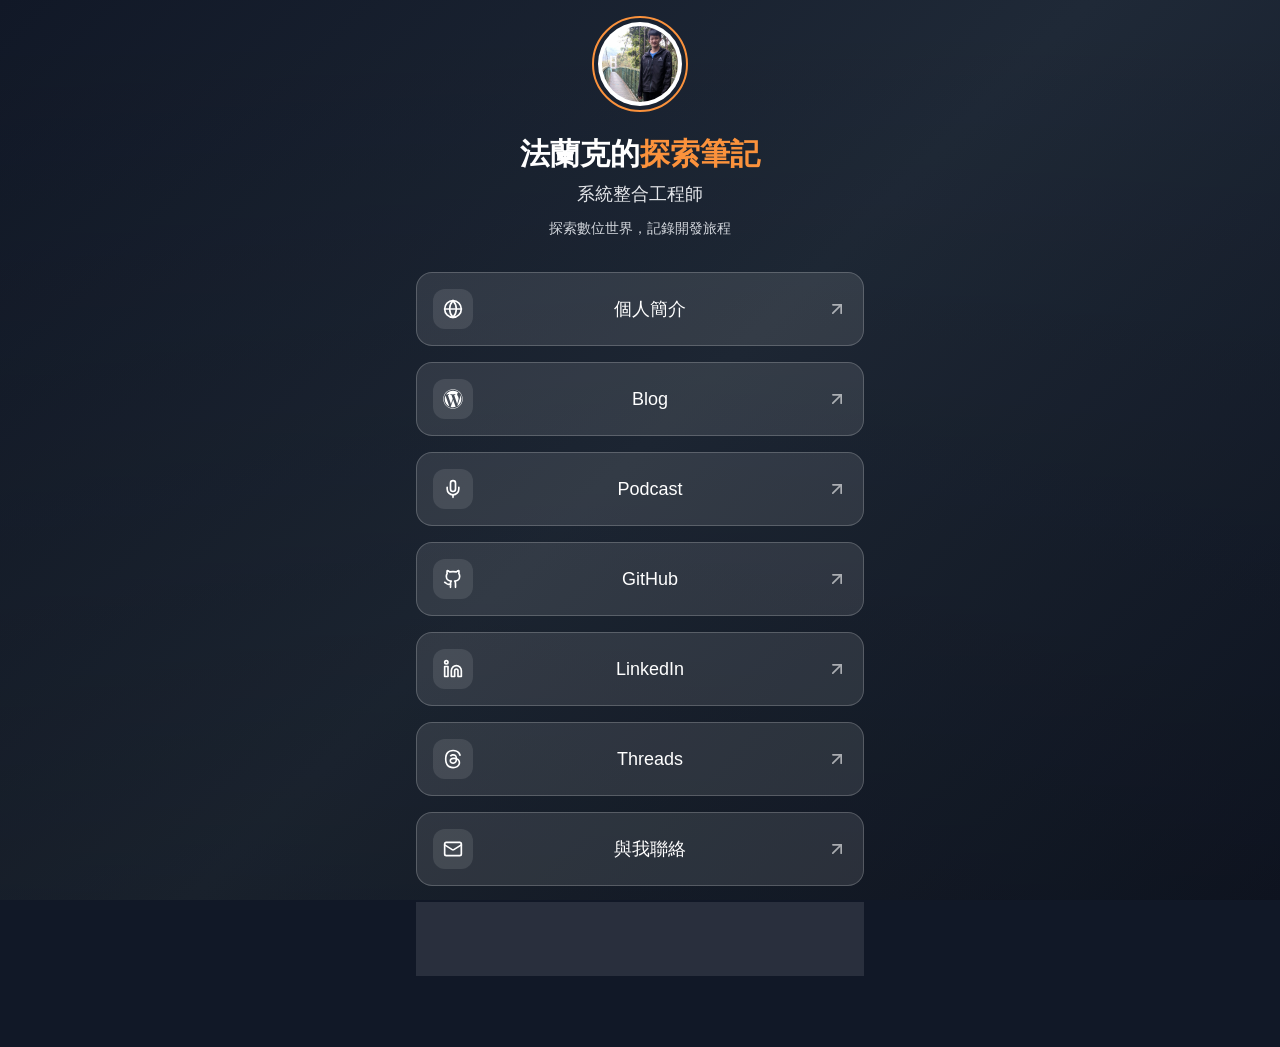
<file: linktree.html>
<!DOCTYPE html>
<html lang="zh-Hant-TW">
<head>
  <meta charset="UTF-8">
  <meta name="viewport" content="width=device-width, initial-scale=1.0">

  <!-- Basic Meta Tags -->
  <title>法蘭克的探索筆記 | 社群連結</title>
  <meta name="description" content="Frank Chen 的社群連結頁面，包含 Blog、Podcast、GitHub、LinkedIn 等平台連結。">
  <meta name="keywords" content="Frank Chen, 社群連結, Linktree, Blog, Podcast, GitHub, LinkedIn">
  <meta name="author" content="Frank Chen">

  <!-- Open Graph -->
  <meta property="og:title" content="法蘭克的探索筆記 | 社群連結">
  <meta property="og:description" content="Frank Chen 的社群連結頁面，包含 Blog、Podcast、GitHub、LinkedIn 等平台連結。">
  <meta property="og:url" content="https://www.frankchen.tw/personal/linktree">
  <meta property="og:type" content="website">

  <!-- Icons -->
  <link rel="icon" href="images/favicon.png">
  <link rel="apple-touch-icon" href="images/apple-touch-icon.png">

  <!-- Stylesheets -->
  <link rel="stylesheet" href="css/variables.css">
  <link rel="stylesheet" href="css/reset.css">
  <style>
    body {
      min-height: 100vh;
      position: relative;
      overflow-x: hidden;
    }

    /* Background Gradient */
    .background {
      position: fixed;
      inset: 0;
      z-index: 0;
      background: linear-gradient(135deg, var(--color-gray-900) 0%, var(--color-gray-800) 50%, var(--color-gray-900) 100%);
    }

    .background::after {
      content: '';
      position: absolute;
      inset: 0;
      background: linear-gradient(to top, rgba(0, 0, 0, 0.2), transparent);
    }

    /* Content Container */
    .content {
      position: relative;
      z-index: 10;
      min-height: 100vh;
      display: flex;
      align-items: center;
      justify-content: center;
      padding: var(--spacing-md);
    }

    .linktree-container {
      width: 100%;
      max-width: 28rem;
      margin: 0 auto;
    }

    /* Profile Section */
    .profile {
      text-align: center;
      margin-bottom: var(--spacing-xl);
    }

    .profile-image-wrapper {
      position: relative;
      width: 96px;
      height: 96px;
      margin: 0 auto var(--spacing-lg);
    }

    .profile-image-border {
      position: absolute;
      inset: 0;
      border-radius: var(--radius-full);
      border: 2px solid var(--color-orange-400);
      padding: 4px;
      animation: pulse 2s cubic-bezier(0.4, 0, 0.6, 1) infinite;
    }

    .profile-image-bg {
      width: 100%;
      height: 100%;
      border-radius: var(--radius-full);
      background: white;
      padding: 4px;
    }

    .profile-image {
      width: 100%;
      height: 100%;
      border-radius: var(--radius-full);
      object-fit: cover;
    }

    .profile-title {
      font-size: var(--font-size-3xl);
      font-weight: var(--font-weight-bold);
      color: var(--text-primary);
      margin-bottom: var(--spacing-sm);
    }

    .profile-title .accent {
      color: var(--text-accent);
    }

    .profile-subtitle {
      font-size: var(--font-size-lg);
      color: var(--color-gray-200);
      margin-bottom: var(--spacing-sm);
    }

    .profile-description {
      color: var(--text-secondary);
      font-size: var(--font-size-sm);
      max-width: 20rem;
      margin: 0 auto;
    }

    /* Links */
    .links {
      display: flex;
      flex-direction: column;
      gap: var(--spacing-md);
    }

    .link-card {
      display: flex;
      align-items: center;
      width: 100%;
      padding: var(--spacing-md);
      background: rgba(255, 255, 255, 0.1);
      backdrop-filter: blur(12px);
      border-radius: var(--radius-xl);
      border: 1px solid rgba(255, 255, 255, 0.2);
      color: var(--text-primary);
      text-decoration: none;
      transition: all var(--transition-base);
      position: relative;
      overflow: hidden;
    }

    .link-card::before {
      content: '';
      position: absolute;
      inset: 0;
      background: rgba(255, 255, 255, 0.05);
      opacity: 0;
      transition: opacity var(--transition-base);
    }

    .link-card:hover::before {
      opacity: 1;
    }

    .link-card:hover {
      transform: scale(1.05);
      box-shadow: var(--shadow-lg);
    }

    .link-icon {
      display: flex;
      align-items: center;
      justify-content: center;
      width: 40px;
      height: 40px;
      padding: var(--spacing-sm);
      border-radius: var(--radius-lg);
      background: rgba(255, 255, 255, 0.1);
      transition: background var(--transition-base);
      flex-shrink: 0;
    }

    .link-card:hover .link-icon {
      background: rgba(255, 255, 255, 0.2);
    }

    .link-icon svg {
      width: 20px;
      height: 20px;
    }

    .link-text {
      flex-grow: 1;
      text-align: center;
      font-weight: var(--font-weight-medium);
      font-size: var(--font-size-lg);
      margin: 0 var(--spacing-md);
    }

    .link-external {
      width: 20px;
      height: 20px;
      opacity: 0.6;
      transition: opacity var(--transition-base);
    }

    .link-card:hover .link-external {
      opacity: 1;
    }

    /* Footer */
    .footer {
      text-align: center;
      margin-top: var(--spacing-xl);
      color: var(--text-muted);
      font-size: var(--font-size-sm);
    }

    /* Mobile Adjustments */
    @media (max-width: 767px) {
      .content {
        align-items: flex-start;
        padding-top: var(--spacing-xl);
      }

      .profile-image-wrapper {
        width: 80px;
        height: 80px;
      }

      .profile-title {
        font-size: var(--font-size-2xl);
      }

      .profile-subtitle {
        font-size: var(--font-size-base);
      }

      .link-card {
        padding: var(--spacing-sm) var(--spacing-md);
      }

      .link-text {
        font-size: var(--font-size-base);
      }

      .links {
        gap: var(--spacing-sm);
      }
    }

    /* Animation */
    .fade-in {
      opacity: 0;
      animation: fadeIn 0.6s ease-out forwards;
    }

    .fade-in-delay-1 {
      animation-delay: 0.1s;
    }

    .fade-in-delay-2 {
      animation-delay: 0.2s;
    }

    @keyframes fadeIn {
      from {
        opacity: 0;
        transform: translateY(20px);
      }
      to {
        opacity: 1;
        transform: translateY(0);
      }
    }

    @keyframes pulse {
      0%, 100% {
        opacity: 1;
      }
      50% {
        opacity: 0.5;
      }
    }
  </style>
</head>
<body>
  <!-- Background -->
  <div class="background"></div>

  <!-- Content -->
  <div class="content">
    <div class="linktree-container">
      <!-- Profile Section -->
      <div class="profile fade-in">
        <div class="profile-image-wrapper">
          <div class="profile-image-border">
            <div class="profile-image-bg">
              <img src="images/frank-avatar.jpeg" alt="Profile Picture" class="profile-image" loading="eager">
            </div>
          </div>
        </div>

        <h1 class="profile-title">
          <span>法蘭克的</span><span class="accent">探索筆記</span>
        </h1>

        <p class="profile-subtitle">系統整合工程師</p>

        <p class="profile-description">探索數位世界，記錄開發旅程</p>
      </div>

      <!-- Links -->
      <div class="links fade-in fade-in-delay-1">
        <!-- Profile Link -->
        <a href="index.html" class="link-card">
          <div class="link-icon">
            <svg xmlns="http://www.w3.org/2000/svg" width="20" height="20" viewBox="0 0 24 24" fill="none" stroke="currentColor" stroke-width="2" stroke-linecap="round" stroke-linejoin="round"><circle cx="12" cy="12" r="10"/><path d="M12 2a14.5 14.5 0 0 0 0 20 14.5 14.5 0 0 0 0-20"/><path d="M2 12h20"/></svg>
          </div>
          <span class="link-text">個人簡介</span>
          <svg class="link-external" xmlns="http://www.w3.org/2000/svg" width="20" height="20" viewBox="0 0 24 24" fill="none" stroke="currentColor" stroke-width="2" stroke-linecap="round" stroke-linejoin="round"><path d="M7 7h10v10"/><path d="M7 17 17 7"/></svg>
        </a>

        <!-- Blog Link -->
        <a href="https://blog.frankchen.tw/" target="_blank" rel="noopener noreferrer" class="link-card">
          <div class="link-icon">
            <svg xmlns="http://www.w3.org/2000/svg" viewBox="0 0 512 512"><path fill="currentColor" d="M61.7 169.4l101.5 278C92.2 413 43.3 340.2 43.3 256c0-30.9 6.6-60.1 18.4-86.6zm337.9 75.9c0-26.3-9.4-44.5-17.5-58.7-10.8-17.5-20.9-32.4-20.9-49.9 0-19.6 14.8-37.8 35.7-37.8.9 0 1.8.1 2.8.2-37.9-34.7-88.3-55.9-143.7-55.9-74.3 0-139.7 38.1-177.8 95.9 5 .2 9.7.3 13.7.3 22.2 0 56.7-2.7 56.7-2.7 11.5-.7 12.8 16.2 1.4 17.5 0 0-11.5 1.3-24.3 2l77.5 230.4L249.8 247l-33.1-90.8c-11.5-.7-22.3-2-22.3-2-11.5-.7-10.1-18.2 1.3-17.5 0 0 35.1 2.7 56 2.7 22.2 0 56.7-2.7 56.7-2.7 11.5-.7 12.8 16.2 1.4 17.5 0 0-11.5 1.3-24.3 2l76.9 228.7 21.2-70.9c9-29.4 16-50.5 16-68.7zm-139.9 29.3l-63.8 185.5c19.1 5.6 39.2 8.7 60.1 8.7 24.8 0 48.5-4.3 70.6-12.1-.6-.9-1.1-1.9-1.5-2.9l-65.4-179.2zm183-120.7c.9 6.8 1.4 14 1.4 21.9 0 21.6-4 45.8-16.2 76.2l-65 187.9C426.2 403 468.7 334.5 468.7 256c0-37-9.4-71.8-26-102.1zM504 256c0 136.8-111.3 248-248 248C119.2 504 8 392.7 8 256 8 119.2 119.2 8 256 8c136.7 0 248 111.2 248 248zm-11.4 0c0-130.5-106.2-236.6-236.6-236.6C125.5 19.4 19.4 125.5 19.4 256c0 130.5 106.2 236.6 236.6 236.6 130.5 0 236.6-106.1 236.6-236.6z"/></svg>
          </div>
          <span class="link-text">Blog</span>
          <svg class="link-external" xmlns="http://www.w3.org/2000/svg" width="20" height="20" viewBox="0 0 24 24" fill="none" stroke="currentColor" stroke-width="2" stroke-linecap="round" stroke-linejoin="round"><path d="M7 7h10v10"/><path d="M7 17 17 7"/></svg>
        </a>

        <!-- Podcast Link (internal, placeholder) -->
        <a href="#podcast" class="link-card" onclick="alert('Podcast 頁面建構中...'); return false;">
          <div class="link-icon">
            <svg xmlns="http://www.w3.org/2000/svg" width="20" height="20" viewBox="0 0 24 24" fill="none" stroke="currentColor" stroke-width="2" stroke-linecap="round" stroke-linejoin="round"><path d="M12 2a3 3 0 0 0-3 3v7a3 3 0 0 0 6 0V5a3 3 0 0 0-3-3Z"/><path d="M19 10v2a7 7 0 0 1-14 0v-2"/><line x1="12" x2="12" y1="19" y2="22"/></svg>
          </div>
          <span class="link-text">Podcast</span>
          <svg class="link-external" xmlns="http://www.w3.org/2000/svg" width="20" height="20" viewBox="0 0 24 24" fill="none" stroke="currentColor" stroke-width="2" stroke-linecap="round" stroke-linejoin="round"><path d="M7 7h10v10"/><path d="M7 17 17 7"/></svg>
        </a>

        <!-- GitHub Link -->
        <a href="https://github.com/haunchen" target="_blank" rel="noopener noreferrer" class="link-card">
          <div class="link-icon">
            <svg xmlns="http://www.w3.org/2000/svg" width="20" height="20" viewBox="0 0 24 24" fill="none" stroke="currentColor" stroke-width="2" stroke-linecap="round" stroke-linejoin="round"><path d="M15 22v-4a4.8 4.8 0 0 0-1-3.5c3 0 6-2 6-5.5.08-1.25-.27-2.48-1-3.5.28-1.15.28-2.35 0-3.5 0 0-1 0-3 1.5-2.64-.5-5.36-.5-8 0C6 2 5 2 5 2c-.3 1.15-.3 2.35 0 3.5A5.403 5.403 0 0 0 4 9c0 3.5 3 5.5 6 5.5-.39.49-.68 1.05-.85 1.65-.17.6-.22 1.23-.15 1.85v4"/><path d="M9 18c-4.51 2-5-2-7-2"/></svg>
          </div>
          <span class="link-text">GitHub</span>
          <svg class="link-external" xmlns="http://www.w3.org/2000/svg" width="20" height="20" viewBox="0 0 24 24" fill="none" stroke="currentColor" stroke-width="2" stroke-linecap="round" stroke-linejoin="round"><path d="M7 7h10v10"/><path d="M7 17 17 7"/></svg>
        </a>

        <!-- LinkedIn Link -->
        <a href="https://www.linkedin.com/in/frankchen0130/" target="_blank" rel="noopener noreferrer" class="link-card">
          <div class="link-icon">
            <svg xmlns="http://www.w3.org/2000/svg" width="20" height="20" viewBox="0 0 24 24" fill="none" stroke="currentColor" stroke-width="2" stroke-linecap="round" stroke-linejoin="round"><path d="M16 8a6 6 0 0 1 6 6v7h-4v-7a2 2 0 0 0-2-2 2 2 0 0 0-2 2v7h-4v-7a6 6 0 0 1 6-6z"/><rect width="4" height="12" x="2" y="9"/><circle cx="4" cy="4" r="2"/></svg>
          </div>
          <span class="link-text">LinkedIn</span>
          <svg class="link-external" xmlns="http://www.w3.org/2000/svg" width="20" height="20" viewBox="0 0 24 24" fill="none" stroke="currentColor" stroke-width="2" stroke-linecap="round" stroke-linejoin="round"><path d="M7 7h10v10"/><path d="M7 17 17 7"/></svg>
        </a>

        <!-- Threads Link -->
        <a href="https://www.threads.com/@frank.dev.notes" target="_blank" rel="noopener noreferrer" class="link-card">
          <div class="link-icon">
            <svg xmlns="http://www.w3.org/2000/svg" width="20" height="20" viewBox="0 0 448 512"><path fill="currentColor" d="M331.5 235.7c2.2 .9 4.2 1.9 6.3 2.8c29.2 14.1 50.6 35.2 61.8 61.4c15.7 36.5 17.2 95.8-30.3 143.2c-36.2 36.2-80.3 52.5-142.6 53h-.3c-70.2-.5-124.1-24.1-160.4-70.2c-32.3-41-48.9-98.1-49.5-169.6V256v-.2C17 184.3 33.6 127.2 65.9 86.2C102.2 40.1 156.2 16.5 226.4 16h.3c70.3 .5 124.9 24 162.3 69.9c18.4 22.7 32 50 40.6 81.7l-40.4 10.8c-7.1-25.8-17.8-47.8-32.2-65.4c-29.2-35.8-73-54.2-130.5-54.6c-57 .5-100.1 18.8-128.2 54.4C72.1 146.1 58.5 194.3 58 256c.5 61.7 14.1 109.9 40.3 143.3c28 35.6 71.2 53.9 128.2 54.4c51.4-.4 85.4-12.6 113.7-40.9c32.3-32.2 31.7-71.8 21.4-95.9c-6.1-14.2-17.1-26-31.9-34.9c-3.7 26.9-11.8 48.3-24.7 64.8c-17.1 21.8-41.4 33.6-72.7 35.3c-23.6 1.3-46.3-4.4-63.9-16c-20.8-13.8-33-34.8-34.3-59.3c-2.5-48.3 35.7-83 95.2-86.4c21.1-1.2 40.9-.3 59.2 2.8c-2.4-14.8-7.3-26.6-14.6-35.2c-10-11.7-25.6-17.7-46.2-17.8H227c-16.6 0-39 4.6-53.3 26.3l-34.4-23.6c19.2-29.1 50.3-45.1 87.8-45.1h.8c62.6 .4 99.9 39.5 103.7 107.7l-.2 .2zm-156 68.8c1.3 25.1 28.4 36.8 54.6 35.3c25.6-1.4 54.6-11.4 59.5-73.2c-13.2-2.9-27.8-4.4-43.4-4.4c-4.8 0-9.6 .1-14.4 .4c-42.9 2.4-57.2 23.2-56.2 41.8l-.1 .1z"/></svg>
          </div>
          <span class="link-text">Threads</span>
          <svg class="link-external" xmlns="http://www.w3.org/2000/svg" width="20" height="20" viewBox="0 0 24 24" fill="none" stroke="currentColor" stroke-width="2" stroke-linecap="round" stroke-linejoin="round"><path d="M7 7h10v10"/><path d="M7 17 17 7"/></svg>
        </a>

        <!-- Email Link -->
        <a href="mailto:qwer4488999@gmail.com" class="link-card">
          <div class="link-icon">
            <svg xmlns="http://www.w3.org/2000/svg" width="20" height="20" viewBox="0 0 24 24" fill="none" stroke="currentColor" stroke-width="2" stroke-linecap="round" stroke-linejoin="round"><rect width="20" height="16" x="2" y="4" rx="2"/><path d="m22 7-8.97 5.7a1.94 1.94 0 0 1-2.06 0L2 7"/></svg>
          </div>
          <span class="link-text">與我聯絡</span>
          <svg class="link-external" xmlns="http://www.w3.org/2000/svg" width="20" height="20" viewBox="0 0 24 24" fill="none" stroke="currentColor" stroke-width="2" stroke-linecap="round" stroke-linejoin="round"><path d="M7 7h10v10"/><path d="M7 17 17 7"/></svg>
        </a>

        <!-- Buy Me A Coffee Link -->
        <a href="https://buymeacoffee.com/frankchentw" target="_blank" rel="noopener noreferrer" class="link-card">
          <div class="link-icon">
            <svg xmlns="http://www.w3.org/2000/svg" width="20" height="20" viewBox="0 0 512 512"><path fill="currentColor" d="M88 0C74.7 0 64 10.7 64 24c0 38.9 23.4 59.4 39.1 73.1l1.1 1C120.5 112.3 128 119.9 128 136c0 13.3 10.7 24 24 24s24-10.7 24-24c0-38.9-23.4-59.4-39.1-73.1l-1.1-1C119.5 47.7 112 40.1 112 24c0-13.3-10.7-24-24-24zM32 192c-17.7 0-32 14.3-32 32V416c0 53 43 96 96 96H288c53 0 96-43 96-96h16c61.9 0 112-50.1 112-112s-50.1-112-112-112H352 32zm352 64h16c26.5 0 48 21.5 48 48s-21.5 48-48 48H384V256zM224 24c0-13.3-10.7-24-24-24s-24 10.7-24 24c0 38.9 23.4 59.4 39.1 73.1l1.1 1C232.5 112.3 240 119.9 240 136c0 13.3 10.7 24 24 24s24-10.7 24-24c0-38.9-23.4-59.4-39.1-73.1l-1.1-1C231.5 47.7 224 40.1 224 24z"/></svg>
          </div>
          <span class="link-text">Buy Me A Coffee</span>
          <svg class="link-external" xmlns="http://www.w3.org/2000/svg" width="20" height="20" viewBox="0 0 24 24" fill="none" stroke="currentColor" stroke-width="2" stroke-linecap="round" stroke-linejoin="round"><path d="M7 7h10v10"/><path d="M7 17 17 7"/></svg>
        </a>
      </div>

      <!-- Footer -->
      <div class="footer fade-in fade-in-delay-2">
        <p>&copy; 2025 Frank Chen. All rights reserved.</p>
      </div>
    </div>
  </div>
</body>
</html>
</file>
<file: css/variables.css>
/* CSS Variables */
:root {
  /* Colors */
  --color-gray-900: #111827;
  --color-gray-800: #1f2937;
  --color-gray-700: #374151;
  --color-gray-600: #4b5563;
  --color-gray-400: #9ca3af;
  --color-gray-300: #d1d5db;
  --color-gray-200: #e5e7eb;
  --color-white: #ffffff;

  --color-orange-600: #ea580c;
  --color-orange-500: #f97316;
  --color-orange-400: #fb923c;
  --color-orange-300: #fdba74;

  /* Background */
  --bg-primary: var(--color-gray-900);
  --bg-secondary: var(--color-gray-800);
  --bg-nav: rgba(17, 24, 39, 0.95);

  /* Text Colors */
  --text-primary: var(--color-white);
  --text-secondary: var(--color-gray-300);
  --text-muted: var(--color-gray-400);
  --text-accent: var(--color-orange-400);

  /* Border */
  --border-primary: var(--color-gray-800);
  --border-accent: var(--color-orange-400);

  /* Spacing */
  --spacing-xs: 0.25rem;    /* 4px */
  --spacing-sm: 0.5rem;     /* 8px */
  --spacing-md: 1rem;       /* 16px */
  --spacing-lg: 1.5rem;     /* 24px */
  --spacing-xl: 2rem;       /* 32px */
  --spacing-2xl: 3rem;      /* 48px */
  --spacing-3xl: 4rem;      /* 64px */
  --spacing-4xl: 5rem;      /* 80px */

  /* Typography */
  --font-family: Arial, Helvetica, sans-serif;
  --font-size-base: 1rem;
  --font-size-sm: 0.875rem;
  --font-size-lg: 1.125rem;
  --font-size-xl: 1.25rem;
  --font-size-2xl: 1.5rem;
  --font-size-3xl: 1.875rem;
  --font-size-4xl: 2.25rem;
  --font-size-5xl: 3rem;
  --font-size-7xl: 4.5rem;

  --font-weight-normal: 400;
  --font-weight-medium: 500;
  --font-weight-bold: 700;

  --line-height-normal: 1.5;
  --line-height-relaxed: 1.625;

  /* Container */
  --container-max-width: 1280px;

  /* Transitions */
  --transition-fast: 0.15s ease;
  --transition-base: 0.3s ease;
  --transition-slow: 0.5s ease;

  /* Border Radius */
  --radius-sm: 0.375rem;
  --radius-md: 0.5rem;
  --radius-lg: 0.75rem;
  --radius-xl: 1rem;
  --radius-full: 9999px;

  /* Shadows */
  --shadow-sm: 0 1px 2px 0 rgb(0 0 0 / 0.05);
  --shadow-md: 0 4px 6px -1px rgb(0 0 0 / 0.1);
  --shadow-lg: 0 10px 15px -3px rgb(0 0 0 / 0.1);
  --shadow-xl: 0 20px 25px -5px rgb(0 0 0 / 0.1);

  /* Z-index */
  --z-nav: 50;
  --z-modal: 100;
  --z-tooltip: 200;
}
</file>
<file: css/layout.css>
/* Layout Styles */

/* Container */
.container {
  width: 100%;
  max-width: var(--container-max-width);
  margin: 0 auto;
  padding: 0 var(--spacing-md);
}

/* Section */
.section {
  padding: var(--spacing-4xl) var(--spacing-md);
}

.section-title {
  font-size: var(--font-size-4xl);
  font-weight: var(--font-weight-bold);
  text-align: center;
  margin-bottom: var(--spacing-3xl);
}

/* Navigation */
.nav {
  position: fixed;
  top: 0;
  left: 0;
  right: 0;
  background-color: var(--bg-nav);
  backdrop-filter: blur(8px);
  border-bottom: 1px solid var(--border-primary);
  z-index: var(--z-nav);
}

.nav-container {
  max-width: var(--container-max-width);
  margin: 0 auto;
  padding: var(--spacing-md) var(--spacing-lg);
  display: flex;
  justify-content: space-between;
  align-items: center;
}

.nav-brand {
  font-size: var(--font-size-xl);
  font-weight: var(--font-weight-bold);
  color: var(--text-accent);
}

.nav-links {
  display: flex;
  gap: var(--spacing-xl);
}

.nav-link {
  position: relative;
  padding-bottom: var(--spacing-xs);
  border-bottom: 2px solid transparent;
  transition: all var(--transition-base);
}

.nav-link:hover {
  color: var(--color-orange-300);
  border-bottom-color: rgba(253, 186, 116, 0.5);
}

.nav-link.active {
  color: var(--text-accent);
  border-bottom-color: var(--border-accent);
}

/* Grid Layouts */
.grid {
  display: grid;
  gap: var(--spacing-xl);
}

.grid-cols-2 {
  grid-template-columns: repeat(2, 1fr);
}

/* Flex Utilities */
.flex {
  display: flex;
}

.flex-col {
  flex-direction: column;
}

.items-center {
  align-items: center;
}

.justify-center {
  justify-content: center;
}

.justify-between {
  justify-content: space-between;
}

.gap-sm {
  gap: var(--spacing-sm);
}

.gap-md {
  gap: var(--spacing-md);
}

.gap-lg {
  gap: var(--spacing-lg);
}

/* Text Alignment */
.text-center {
  text-align: center;
}

.text-left {
  text-align: left;
}

/* Spacing Utilities */
.mt-md {
  margin-top: var(--spacing-md);
}

.mb-md {
  margin-bottom: var(--spacing-md);
}

.mb-lg {
  margin-bottom: var(--spacing-lg);
}

.mb-xl {
  margin-bottom: var(--spacing-xl);
}

.mb-2xl {
  margin-bottom: var(--spacing-2xl);
}

.py-xl {
  padding-top: var(--spacing-xl);
  padding-bottom: var(--spacing-xl);
}

/* Page Layout */
.page {
  min-height: 100vh;
  padding-top: 64px; /* Height of fixed nav */
}

/* Background Colors */
.bg-primary {
  background-color: var(--bg-primary);
}

.bg-secondary {
  background-color: var(--bg-secondary);
}

/* Max Width */
.max-w-3xl {
  max-width: 48rem;
  margin-left: auto;
  margin-right: auto;
}

.max-w-7xl {
  max-width: 80rem;
  margin-left: auto;
  margin-right: auto;
}
</file>
<file: css/components.css>
/* Component Styles */

/* Card */
.card {
  background-color: rgba(55, 65, 81, 0.3);
  border: 1px solid var(--border-primary);
  border-radius: var(--radius-lg);
  padding: var(--spacing-xl);
  transition: all var(--transition-base);
}

.card:hover {
  transform: translateY(-4px);
  box-shadow: var(--shadow-lg);
  border-color: rgba(251, 146, 60, 0.3);
}

.card-title {
  font-size: var(--font-size-xl);
  font-weight: var(--font-weight-bold);
  margin-bottom: var(--spacing-md);
  color: var(--text-primary);
}

.card-subtitle {
  font-size: var(--font-size-sm);
  color: var(--text-accent);
  margin-bottom: var(--spacing-md);
}

.card-content {
  color: var(--text-secondary);
  line-height: var(--line-height-relaxed);
}

/* Badge */
.badge {
  display: inline-block;
  padding: var(--spacing-xs) var(--spacing-sm);
  background: linear-gradient(to right, rgba(249, 115, 22, 0.2), rgba(234, 88, 12, 0.2));
  color: var(--text-accent);
  border: 1px solid rgba(249, 115, 22, 0.3);
  border-radius: var(--radius-md);
  font-size: var(--font-size-sm);
  font-weight: var(--font-weight-bold);
}

/* Button */
.btn {
  display: inline-flex;
  align-items: center;
  justify-content: center;
  padding: var(--spacing-sm) var(--spacing-lg);
  font-weight: var(--font-weight-medium);
  border-radius: var(--radius-md);
  transition: all var(--transition-base);
  cursor: pointer;
}

.btn-primary {
  background-color: var(--color-orange-400);
  color: var(--color-white);
}

.btn-primary:hover {
  background-color: var(--color-orange-500);
  transform: translateY(-2px);
  box-shadow: var(--shadow-md);
}

/* Avatar */
.avatar {
  width: 128px;
  height: 128px;
  margin: 0 auto;
  border-radius: var(--radius-full);
  overflow: hidden;
  border: 4px solid var(--border-accent);
  margin-bottom: var(--spacing-lg);
}

.avatar img {
  width: 100%;
  height: 100%;
  object-fit: cover;
}

/* Social Links */
.social-links {
  display: flex;
  gap: var(--spacing-md);
  justify-content: center;
}

.social-link {
  display: inline-flex;
  align-items: center;
  justify-content: center;
  width: 48px;
  height: 48px;
  background-color: rgba(55, 65, 81, 0.5);
  border-radius: var(--radius-full);
  transition: all var(--transition-base);
}

.social-link:hover {
  background-color: var(--color-orange-400);
  transform: translateY(-4px);
  box-shadow: var(--shadow-md);
}

.social-link svg {
  width: 24px;
  height: 24px;
  fill: currentColor;
}

/* Tags */
.tags {
  display: flex;
  flex-wrap: wrap;
  gap: var(--spacing-sm);
  margin-top: var(--spacing-md);
}

.tag {
  padding: var(--spacing-xs) var(--spacing-md);
  background-color: rgba(251, 146, 60, 0.1);
  color: var(--text-accent);
  border-radius: var(--radius-full);
  font-size: var(--font-size-sm);
  border: 1px solid rgba(251, 146, 60, 0.2);
}

/* List */
.list-disc {
  list-style: disc;
  padding-left: var(--spacing-lg);
  color: var(--text-secondary);
}

.list-disc li {
  margin-bottom: var(--spacing-sm);
  line-height: var(--line-height-relaxed);
}

/* Role Badges */
.roles {
  display: flex;
  flex-wrap: wrap;
  gap: var(--spacing-sm);
  margin-bottom: var(--spacing-md);
}

.role {
  padding: var(--spacing-xs) var(--spacing-sm);
  background-color: rgba(156, 163, 175, 0.2);
  color: var(--text-secondary);
  border-radius: var(--radius-sm);
  font-size: var(--font-size-sm);
}

/* Footer */
.footer {
  text-align: center;
  padding: var(--spacing-xl);
  border-top: 1px solid var(--border-primary);
  color: var(--text-muted);
  font-size: var(--font-size-sm);
}

/* Back to Top Button */
.back-to-top {
  position: fixed;
  bottom: var(--spacing-xl);
  right: var(--spacing-xl);
  width: 48px;
  height: 48px;
  background-color: var(--color-orange-400);
  border-radius: var(--radius-full);
  display: flex;
  align-items: center;
  justify-content: center;
  box-shadow: var(--shadow-lg);
  opacity: 0;
  visibility: hidden;
  transition: all var(--transition-base);
  z-index: 40;
}

.back-to-top.show {
  opacity: 1;
  visibility: visible;
}

.back-to-top:hover {
  background-color: var(--color-orange-500);
  transform: translateY(-4px);
}

.back-to-top svg {
  width: 24px;
  height: 24px;
  stroke: white;
  stroke-width: 2;
  fill: none;
}

/* Link Hover Effect */
.link-underline {
  position: relative;
  transition: color var(--transition-base);
}

.link-underline:hover {
  color: var(--text-accent);
}
</file>
<file: css/animations.css>
/* Animation Styles */

/* Fade in animation for sections */
.fade-in-section {
  opacity: 0;
  transform: translateY(20px);
  transition: opacity var(--transition-slow), transform var(--transition-slow);
}

.fade-in-section.is-visible {
  opacity: 1;
  transform: translateY(0);
}

/* Pulse animation for avatar border */
@keyframes pulse {
  0%, 100% {
    opacity: 1;
  }
  50% {
    opacity: 0.5;
  }
}

.pulse {
  animation: pulse 2s cubic-bezier(0.4, 0, 0.6, 1) infinite;
}

/* Float animation for decorative elements */
@keyframes float {
  0%, 100% {
    transform: translateY(0px);
  }
  50% {
    transform: translateY(-20px);
  }
}

.float {
  animation: float 3s ease-in-out infinite;
}

/* Slide in from left */
@keyframes slideInLeft {
  from {
    opacity: 0;
    transform: translateX(-30px);
  }
  to {
    opacity: 1;
    transform: translateX(0);
  }
}

.slide-in-left {
  animation: slideInLeft 0.5s ease-out;
}

/* Slide in from right */
@keyframes slideInRight {
  from {
    opacity: 0;
    transform: translateX(30px);
  }
  to {
    opacity: 1;
    transform: translateX(0);
  }
}

.slide-in-right {
  animation: slideInRight 0.5s ease-out;
}

/* Scale in animation */
@keyframes scaleIn {
  from {
    opacity: 0;
    transform: scale(0.9);
  }
  to {
    opacity: 1;
    transform: scale(1);
  }
}

.scale-in {
  animation: scaleIn 0.4s ease-out;
}

/* Hover effects */
.hover-lift {
  transition: transform var(--transition-base);
}

.hover-lift:hover {
  transform: translateY(-4px);
}

/* Stagger delay classes for sequential animations */
.delay-100 {
  transition-delay: 0.1s;
}

.delay-200 {
  transition-delay: 0.2s;
}

.delay-300 {
  transition-delay: 0.3s;
}

.delay-400 {
  transition-delay: 0.4s;
}

.delay-500 {
  transition-delay: 0.5s;
}

/* Gradient animation for backgrounds */
@keyframes gradientShift {
  0% {
    background-position: 0% 50%;
  }
  50% {
    background-position: 100% 50%;
  }
  100% {
    background-position: 0% 50%;
  }
}

.gradient-animate {
  background-size: 200% 200%;
  animation: gradientShift 15s ease infinite;
}
</file>
<file: css/responsive.css>
/* Responsive Design */

/* Mobile Navigation */
@media (max-width: 767px) {
  .nav-links {
    display: none;
  }

  .section-title {
    font-size: var(--font-size-3xl);
  }

  .grid-cols-2 {
    grid-template-columns: 1fr;
  }

  .section {
    padding: var(--spacing-2xl) var(--spacing-md);
  }

  /* Hero section adjustments */
  .hero-title {
    font-size: var(--font-size-4xl);
  }

  .hero-subtitle {
    font-size: var(--font-size-lg);
  }

  /* Cards */
  .card {
    padding: var(--spacing-lg);
  }

  /* Back to top button */
  .back-to-top {
    bottom: var(--spacing-md);
    right: var(--spacing-md);
    width: 40px;
    height: 40px;
  }

  /* Social links */
  .social-links {
    gap: var(--spacing-sm);
  }

  .social-link {
    width: 40px;
    height: 40px;
  }

  .social-link svg {
    width: 20px;
    height: 20px;
  }

  /* Container */
  .container {
    padding: 0 var(--spacing-sm);
  }
}

/* Tablet */
@media (min-width: 768px) and (max-width: 1023px) {
  .section-title {
    font-size: var(--font-size-4xl);
  }

  .hero-title {
    font-size: var(--font-size-5xl);
  }

  .container {
    padding: 0 var(--spacing-lg);
  }
}

/* Desktop */
@media (min-width: 1024px) {
  .hero-title {
    font-size: var(--font-size-7xl);
  }

  .section {
    padding: var(--spacing-4xl) var(--spacing-xl);
  }
}

/* Large Desktop */
@media (min-width: 1280px) {
  .container {
    padding: 0 var(--spacing-2xl);
  }
}

/* Hover effects only on devices that support hover */
@media (hover: hover) and (pointer: fine) {
  .card:hover {
    transform: translateY(-4px);
  }

  .social-link:hover {
    transform: translateY(-4px);
  }

  .btn-primary:hover {
    transform: translateY(-2px);
  }

  .back-to-top:hover {
    transform: translateY(-4px);
  }
}

/* Reduce motion for users who prefer it */
@media (prefers-reduced-motion: reduce) {
  *,
  *::before,
  *::after {
    animation-duration: 0.01ms !important;
    animation-iteration-count: 1 !important;
    transition-duration: 0.01ms !important;
    scroll-behavior: auto !important;
  }
}

/* Dark mode support (if needed in future) */
@media (prefers-color-scheme: dark) {
  /* Already dark by default */
}

/* Print styles */
@media print {
  .nav,
  .back-to-top {
    display: none;
  }

  body {
    background: white;
    color: black;
  }

  a {
    color: black;
    text-decoration: underline;
  }
}
</file>
<file: personal/css/variables.css>
/* CSS Variables */
:root {
  /* Colors - WordPress Theme */
  /* 主色系 */
  --color-primary: #0f172a;      /* 主色 */
  --color-secondary-1: #212a37;  /* 副色1 */
  --color-secondary-2: #222222;  /* 副色2 */
  --color-secondary-3: #152030;  /* 副色3 */
  --color-border: #4f5b62;       /* 框线 */

  /* 跳色系 */
  --color-blue-500: #0084ff;     /* 跳色1 */
  --color-blue-600: #0177e3;     /* 跳色2 */

  /* 保留橙色系 */
  --color-orange-600: #ea580c;
  --color-orange-500: #f97316;
  --color-orange-400: #fb923c;   /* 跳色3 */
  --color-orange-300: #fdba74;

  /* 通用色 */
  --color-gray-400: #9ca3af;
  --color-gray-300: #d1d5db;
  --color-gray-200: #e5e7eb;
  --color-white: #ffffff;

  /* Background */
  --bg-primary: var(--color-primary);
  --bg-secondary: var(--color-secondary-1);
  --bg-nav: rgba(15, 23, 42, 0.95);

  /* Text Colors */
  --text-primary: var(--color-white);
  --text-secondary: var(--color-gray-300);
  --text-muted: var(--color-gray-400);
  --text-accent: var(--color-orange-400);

  /* Border */
  --border-primary: var(--color-border);
  --border-accent: var(--color-orange-400);

  /* Spacing */
  --spacing-xs: 0.25rem;    /* 4px */
  --spacing-sm: 0.5rem;     /* 8px */
  --spacing-md: 1rem;       /* 16px */
  --spacing-lg: 1.5rem;     /* 24px */
  --spacing-xl: 2rem;       /* 32px */
  --spacing-2xl: 3rem;      /* 48px */
  --spacing-3xl: 4rem;      /* 64px */
  --spacing-4xl: 5rem;      /* 80px */

  /* Typography */
  --font-family: Arial, Helvetica, sans-serif;
  --font-size-base: 1rem;
  --font-size-sm: 0.875rem;
  --font-size-lg: 1.125rem;
  --font-size-xl: 1.25rem;
  --font-size-2xl: 1.5rem;
  --font-size-3xl: 1.875rem;
  --font-size-4xl: 2.25rem;
  --font-size-5xl: 3rem;
  --font-size-7xl: 4.5rem;

  --font-weight-normal: 400;
  --font-weight-medium: 500;
  --font-weight-bold: 700;

  --line-height-normal: 1.5;
  --line-height-relaxed: 1.625;

  /* Container */
  --container-max-width: 1280px;

  /* Transitions */
  --transition-fast: 0.15s ease;
  --transition-base: 0.3s ease;
  --transition-slow: 0.5s ease;

  /* Border Radius */
  --radius-sm: 0.375rem;
  --radius-md: 0.5rem;
  --radius-lg: 0.75rem;
  --radius-xl: 1rem;
  --radius-full: 9999px;

  /* Shadows */
  --shadow-sm: 0 1px 2px 0 rgb(0 0 0 / 0.05);
  --shadow-md: 0 4px 6px -1px rgb(0 0 0 / 0.1);
  --shadow-lg: 0 10px 15px -3px rgb(0 0 0 / 0.1);
  --shadow-xl: 0 20px 25px -5px rgb(0 0 0 / 0.1);

  /* Z-index */
  --z-nav: 50;
  --z-modal: 100;
  --z-tooltip: 200;
}
</file>
<file: personal/css/layout.css>
/* Layout Styles */

/* Container */
.container {
  width: 100%;
  max-width: var(--container-max-width);
  margin: 0 auto;
  padding: 0 var(--spacing-md);
}

/* Section */
.section {
  padding: var(--spacing-4xl) var(--spacing-md);
}

.section-title {
  font-size: var(--font-size-4xl);
  font-weight: var(--font-weight-bold);
  text-align: center;
  margin-bottom: var(--spacing-3xl);
}

/* Navigation */
.nav {
  position: fixed;
  top: 0;
  left: 0;
  right: 0;
  background-color: var(--bg-nav);
  backdrop-filter: blur(8px);
  border-bottom: 1px solid var(--border-primary);
  z-index: var(--z-nav);
}

.nav-container {
  max-width: var(--container-max-width);
  margin: 0 auto;
  padding: var(--spacing-md) var(--spacing-lg);
  display: flex;
  justify-content: space-between;
  align-items: center;
}

.nav-brand {
  font-size: var(--font-size-xl);
  font-weight: var(--font-weight-bold);
  color: var(--text-accent);
}

.nav-links {
  display: flex;
  gap: var(--spacing-xl);
}

.nav-link {
  position: relative;
  padding-bottom: var(--spacing-xs);
  border-bottom: 2px solid transparent;
  transition: all var(--transition-base);
}

.nav-link:hover {
  color: var(--color-orange-300);
  border-bottom-color: rgba(253, 186, 116, 0.5);
}

.nav-link.active {
  color: var(--text-accent);
  border-bottom-color: var(--border-accent);
}

/* Grid Layouts */
.grid {
  display: grid;
  gap: var(--spacing-xl);
}

.grid-cols-2 {
  grid-template-columns: repeat(2, 1fr);
}

/* Flex Utilities */
.flex {
  display: flex;
}

.flex-col {
  flex-direction: column;
}

.items-center {
  align-items: center;
}

.justify-center {
  justify-content: center;
}

.justify-between {
  justify-content: space-between;
}

.gap-sm {
  gap: var(--spacing-sm);
}

.gap-md {
  gap: var(--spacing-md);
}

.gap-lg {
  gap: var(--spacing-lg);
}

/* Text Alignment */
.text-center {
  text-align: center;
}

.text-left {
  text-align: left;
}

/* Spacing Utilities */
.mt-md {
  margin-top: var(--spacing-md);
}

.mb-md {
  margin-bottom: var(--spacing-md);
}

.mb-lg {
  margin-bottom: var(--spacing-lg);
}

.mb-xl {
  margin-bottom: var(--spacing-xl);
}

.mb-2xl {
  margin-bottom: var(--spacing-2xl);
}

.py-xl {
  padding-top: var(--spacing-xl);
  padding-bottom: var(--spacing-xl);
}

/* Page Layout */
.page {
  min-height: 100vh;
  padding-top: 64px; /* Height of fixed nav */
}

/* Background Colors */
.bg-primary {
  background-color: var(--bg-primary);
}

.bg-secondary {
  background-color: var(--bg-secondary);
}

/* Max Width */
.max-w-3xl {
  max-width: 48rem;
  margin-left: auto;
  margin-right: auto;
}

.max-w-7xl {
  max-width: 80rem;
  margin-left: auto;
  margin-right: auto;
}
</file>
<file: personal/css/components.css>
/* Component Styles */

/* Card */
.card {
  background-color: rgba(21, 32, 48, 0.3);
  border: 1px solid var(--border-primary);
  border-radius: var(--radius-lg);
  padding: var(--spacing-xl);
  transition: all var(--transition-base);
}

.card:hover {
  transform: translateY(-4px);
  box-shadow: var(--shadow-lg);
  border-color: rgba(251, 146, 60, 0.3);
}

.card-title {
  font-size: var(--font-size-xl);
  font-weight: var(--font-weight-bold);
  margin-bottom: var(--spacing-md);
  color: var(--text-primary);
}

.card-subtitle {
  font-size: var(--font-size-sm);
  color: var(--text-accent);
  margin-bottom: var(--spacing-md);
}

.card-content {
  color: var(--text-secondary);
  line-height: var(--line-height-relaxed);
}

/* Badge */
.badge {
  display: inline-block;
  padding: var(--spacing-xs) var(--spacing-sm);
  background: linear-gradient(to right, rgba(249, 115, 22, 0.2), rgba(234, 88, 12, 0.2));
  color: var(--text-accent);
  border: 1px solid rgba(249, 115, 22, 0.3);
  border-radius: var(--radius-md);
  font-size: var(--font-size-sm);
  font-weight: var(--font-weight-bold);
}

/* Button */
.btn {
  display: inline-flex;
  align-items: center;
  justify-content: center;
  padding: var(--spacing-sm) var(--spacing-lg);
  font-weight: var(--font-weight-medium);
  border-radius: var(--radius-md);
  transition: all var(--transition-base);
  cursor: pointer;
}

.btn-primary {
  background-color: var(--color-orange-400);
  color: var(--color-primary);
}

.btn-primary:hover {
  background-color: var(--color-orange-500);
  transform: translateY(-2px);
  box-shadow: var(--shadow-md);
}

/* Avatar */
.avatar {
  width: 128px;
  height: 128px;
  margin: 0 auto;
  border-radius: var(--radius-full);
  overflow: hidden;
  border: 4px solid var(--border-accent);
  margin-bottom: var(--spacing-lg);
}

.avatar img {
  width: 100%;
  height: 100%;
  object-fit: cover;
}

/* Social Links */
.social-links {
  display: flex;
  gap: var(--spacing-md);
  justify-content: center;
}

.social-link {
  display: inline-flex;
  align-items: center;
  justify-content: center;
  width: 48px;
  height: 48px;
  background-color: rgba(21, 32, 48, 0.5);
  border-radius: var(--radius-full);
  transition: all var(--transition-base);
}

.social-link:hover {
  background-color: var(--color-orange-400);
  transform: translateY(-4px);
  box-shadow: var(--shadow-md);
}

.social-link svg {
  width: 24px;
  height: 24px;
  fill: currentColor;
}

/* Tags */
.tags {
  display: flex;
  flex-wrap: wrap;
  gap: var(--spacing-sm);
  margin-top: var(--spacing-md);
}

.tag {
  padding: var(--spacing-xs) var(--spacing-md);
  background-color: rgba(251, 146, 60, 0.1);
  color: var(--text-accent);
  border-radius: var(--radius-full);
  font-size: var(--font-size-sm);
  border: 1px solid rgba(251, 146, 60, 0.2);
}

/* List */
.list-disc {
  list-style: disc;
  padding-left: var(--spacing-lg);
  color: var(--text-secondary);
}

.list-disc li {
  margin-bottom: var(--spacing-sm);
  line-height: var(--line-height-relaxed);
}

/* Role Badges */
.roles {
  display: flex;
  flex-wrap: wrap;
  gap: var(--spacing-sm);
  margin-bottom: var(--spacing-md);
}

.role {
  padding: var(--spacing-xs) var(--spacing-sm);
  background-color: rgba(156, 163, 175, 0.2);
  color: var(--text-secondary);
  border-radius: var(--radius-sm);
  font-size: var(--font-size-sm);
}

/* Footer Main - 三欄式佈局 */
.footer-main {
  background-color: #1e2939;
  padding: var(--spacing-3xl) 0 var(--spacing-xl);
  border-top: 1px solid var(--border-primary);
}

.footer-grid {
  display: grid;
  grid-template-columns: 2fr 1fr 1fr;
  gap: var(--spacing-3xl);
  padding-bottom: var(--spacing-2xl);
  border-bottom: 1px solid rgba(79, 91, 98, 0.5);
}

/* 左欄：品牌區塊 */
.footer-brand {
  display: flex;
  align-items: flex-start;
  gap: var(--spacing-lg);
  max-width: 500px;
}

.footer-brand-content {
  flex: 1;
}

.footer-logo {
  width: 64px;
  height: 64px;
  border-radius: var(--radius-full);
  overflow: hidden;
  flex-shrink: 0;
  border: 2px solid var(--border-primary);
  background-color: var(--color-secondary-1);
}

.footer-logo-img {
  width: 100%;
  height: 100%;
  object-fit: cover;
}

.footer-title {
  font-size: var(--font-size-lg);
  font-weight: var(--font-weight-bold);
  color: var(--text-primary);
  margin-bottom: var(--spacing-md);
  line-height: var(--line-height-normal);
}

.footer-description {
  font-size: var(--font-size-sm);
  color: var(--text-secondary);
  line-height: var(--line-height-relaxed);
  margin-bottom: var(--spacing-lg);
}

/* 社群圖示 */
.footer-social {
  display: flex;
  gap: var(--spacing-sm);
  flex-wrap: wrap;
}

.footer-social-link {
  display: inline-flex;
  align-items: center;
  justify-content: center;
  width: 36px;
  height: 36px;
  background-color: rgba(255, 255, 255, 0.1);
  border-radius: var(--radius-md);
  color: var(--text-secondary);
  transition: all var(--transition-base);
}

.footer-social-link:hover {
  background-color: var(--color-orange-400);
  color: var(--color-primary);
  transform: translateY(-2px);
}

.footer-social-link svg {
  width: 18px;
  height: 18px;
}

/* 連結欄位 */
.footer-links {
  padding-top: var(--spacing-sm);
}

.footer-links-list {
  list-style: none;
  padding: 0;
  margin: 0;
}

.footer-links-list li {
  margin-bottom: var(--spacing-sm);
}

.footer-links-list a {
  font-size: var(--font-size-sm);
  color: var(--text-secondary);
  text-decoration: none;
  transition: color var(--transition-base);
  display: inline-block;
}

.footer-links-list a:hover {
  color: var(--text-accent);
}

/* 底部版權區 */
.footer-bottom {
  padding-top: var(--spacing-xl);
  text-align: center;
}

.footer-copyright {
  font-size: var(--font-size-sm);
  color: var(--text-muted);
}

.footer-copyright a {
  color: var(--text-accent);
  text-decoration: none;
}

.footer-copyright a:hover {
  text-decoration: underline;
}

/* Back to Top Button */
.back-to-top {
  position: fixed;
  bottom: var(--spacing-xl);
  right: var(--spacing-xl);
  width: 48px;
  height: 48px;
  background-color: var(--color-orange-400);
  border-radius: var(--radius-full);
  display: flex;
  align-items: center;
  justify-content: center;
  box-shadow: var(--shadow-lg);
  opacity: 0;
  visibility: hidden;
  transition: all var(--transition-base);
  z-index: 40;
}

.back-to-top.show {
  opacity: 1;
  visibility: visible;
}

.back-to-top:hover {
  background-color: var(--color-orange-500);
  transform: translateY(-4px);
}

.back-to-top svg {
  width: 24px;
  height: 24px;
  stroke: white;
  stroke-width: 2;
  fill: none;
}

/* Link Hover Effect */
.link-underline {
  position: relative;
  transition: color var(--transition-base);
}

.link-underline:hover {
  color: var(--text-accent);
}

/* Language Switcher */
.lang-switcher {
  display: flex;
  align-items: center;
  gap: 0.5rem;
  margin-left: 1rem;
}

.lang-link {
  color: var(--text-secondary);
  text-decoration: none;
  font-size: var(--font-size-sm);
  padding: 0.25rem 0.5rem;
  border-radius: var(--radius-sm);
  transition: all var(--transition-base);
}

.lang-link:hover {
  color: var(--text-primary);
  background-color: rgba(255, 255, 255, 0.1);
}

.lang-link.active {
  color: var(--text-accent);
  font-weight: var(--font-weight-semibold);
}

.lang-divider {
  color: var(--text-muted);
  font-size: var(--font-size-sm);
}

/* Linktree Language Switcher */
.lang-switcher-linktree {
  display: flex;
  align-items: center;
  justify-content: center;
  gap: 0.5rem;
  margin-top: var(--spacing-md);
}

.lang-switcher-linktree .lang-link {
  color: rgba(255, 255, 255, 0.6);
  text-decoration: none;
  font-size: var(--font-size-sm);
  padding: 0.25rem 0.75rem;
  border-radius: var(--radius-md);
  transition: all var(--transition-base);
  border: 1px solid transparent;
}

.lang-switcher-linktree .lang-link:hover {
  color: rgba(255, 255, 255, 0.9);
  border-color: rgba(255, 255, 255, 0.2);
}

.lang-switcher-linktree .lang-link.active {
  color: var(--text-accent);
  border-color: rgba(251, 146, 60, 0.3);
  background-color: rgba(251, 146, 60, 0.1);
}

.lang-switcher-linktree .lang-divider {
  color: rgba(255, 255, 255, 0.3);
}
</file>
<file: personal/css/animations.css>
/* Animation Styles */

/* Fade in animation for sections */
.fade-in-section {
  opacity: 0;
  transform: translateY(20px);
  transition: opacity var(--transition-slow), transform var(--transition-slow);
}

.fade-in-section.is-visible {
  opacity: 1;
  transform: translateY(0);
}

/* Pulse animation for avatar border */
@keyframes pulse {
  0%, 100% {
    opacity: 1;
  }
  50% {
    opacity: 0.5;
  }
}

.pulse {
  animation: pulse 2s cubic-bezier(0.4, 0, 0.6, 1) infinite;
}

/* Float animation for decorative elements */
@keyframes float {
  0%, 100% {
    transform: translateY(0px);
  }
  50% {
    transform: translateY(-20px);
  }
}

.float {
  animation: float 3s ease-in-out infinite;
}

/* Slide in from left */
@keyframes slideInLeft {
  from {
    opacity: 0;
    transform: translateX(-30px);
  }
  to {
    opacity: 1;
    transform: translateX(0);
  }
}

.slide-in-left {
  animation: slideInLeft 0.5s ease-out;
}

/* Slide in from right */
@keyframes slideInRight {
  from {
    opacity: 0;
    transform: translateX(30px);
  }
  to {
    opacity: 1;
    transform: translateX(0);
  }
}

.slide-in-right {
  animation: slideInRight 0.5s ease-out;
}

/* Scale in animation */
@keyframes scaleIn {
  from {
    opacity: 0;
    transform: scale(0.9);
  }
  to {
    opacity: 1;
    transform: scale(1);
  }
}

.scale-in {
  animation: scaleIn 0.4s ease-out;
}

/* Hover effects */
.hover-lift {
  transition: transform var(--transition-base);
}

.hover-lift:hover {
  transform: translateY(-4px);
}

/* Stagger delay classes for sequential animations */
.delay-100 {
  transition-delay: 0.1s;
}

.delay-200 {
  transition-delay: 0.2s;
}

.delay-300 {
  transition-delay: 0.3s;
}

.delay-400 {
  transition-delay: 0.4s;
}

.delay-500 {
  transition-delay: 0.5s;
}

/* Gradient animation for backgrounds */
@keyframes gradientShift {
  0% {
    background-position: 0% 50%;
  }
  50% {
    background-position: 100% 50%;
  }
  100% {
    background-position: 0% 50%;
  }
}

.gradient-animate {
  background-size: 200% 200%;
  animation: gradientShift 15s ease infinite;
}
</file>
<file: personal/css/responsive.css>
/* Responsive Design */

/* Mobile Navigation */
@media (max-width: 767px) {
  .nav-links {
    display: none;
  }

  .section-title {
    font-size: var(--font-size-3xl);
  }

  .grid-cols-2 {
    grid-template-columns: 1fr;
  }

  .section {
    padding: var(--spacing-2xl) var(--spacing-md);
  }

  /* Hero section adjustments */
  .hero-title {
    font-size: var(--font-size-4xl);
  }

  .hero-subtitle {
    font-size: var(--font-size-lg);
  }

  /* Cards */
  .card {
    padding: var(--spacing-lg);
  }

  /* Back to top button */
  .back-to-top {
    bottom: var(--spacing-md);
    right: var(--spacing-md);
    width: 40px;
    height: 40px;
  }

  /* Social links */
  .social-links {
    gap: var(--spacing-sm);
  }

  .social-link {
    width: 40px;
    height: 40px;
  }

  .social-link svg {
    width: 20px;
    height: 20px;
  }

  /* Container */
  .container {
    padding: 0 var(--spacing-sm);
  }

  /* Footer */
  .footer-main {
    padding: var(--spacing-2xl) 0 var(--spacing-lg);
  }

  .footer-grid {
    grid-template-columns: 1fr;
    gap: var(--spacing-xl);
    text-align: center;
  }

  .footer-brand {
    flex-direction: column;
    align-items: center;
    max-width: 100%;
  }

  .footer-logo {
    margin: 0 auto var(--spacing-md);
    width: 56px;
    height: 56px;
  }

  .footer-brand-content {
    text-align: center;
  }

  .footer-title {
    font-size: var(--font-size-base);
  }

  .footer-description {
    max-width: 320px;
    margin: 0 auto var(--spacing-lg);
  }

  .footer-social {
    justify-content: center;
  }

  .footer-links {
    padding-top: 0;
  }

  .footer-links-list {
    display: flex;
    flex-wrap: wrap;
    justify-content: center;
    gap: var(--spacing-sm) var(--spacing-md);
  }

  .footer-links-list li {
    margin-bottom: 0;
  }

  .footer-bottom {
    padding-top: var(--spacing-lg);
  }

  .footer-copyright {
    font-size: 0.75rem;
    line-height: var(--line-height-relaxed);
  }
}

/* Tablet */
@media (min-width: 768px) and (max-width: 1023px) {
  .section-title {
    font-size: var(--font-size-4xl);
  }

  .hero-title {
    font-size: var(--font-size-5xl);
  }

  .container {
    padding: 0 var(--spacing-lg);
  }

  /* Footer */
  .footer-grid {
    grid-template-columns: 1fr 1fr;
    gap: var(--spacing-2xl);
  }

  .footer-brand {
    grid-column: 1 / -1;
    max-width: 100%;
    justify-content: center;
  }

  .footer-brand-content {
    text-align: left;
    flex: 0 1 auto;
    max-width: 320px;
  }

  .footer-logo {
    margin: 0;
  }

  .footer-social {
    justify-content: flex-start;
  }

  .footer-links {
    text-align: left;
  }
}

/* Desktop */
@media (min-width: 1024px) {
  .hero-title {
    font-size: var(--font-size-7xl);
  }

  .section {
    padding: var(--spacing-4xl) var(--spacing-xl);
  }
}

/* Large Desktop */
@media (min-width: 1280px) {
  .container {
    padding: 0 var(--spacing-2xl);
  }
}

/* Hover effects only on devices that support hover */
@media (hover: hover) and (pointer: fine) {
  .card:hover {
    transform: translateY(-4px);
  }

  .social-link:hover {
    transform: translateY(-4px);
  }

  .btn-primary:hover {
    transform: translateY(-2px);
  }

  .back-to-top:hover {
    transform: translateY(-4px);
  }
}

/* Reduce motion for users who prefer it */
@media (prefers-reduced-motion: reduce) {
  *,
  *::before,
  *::after {
    animation-duration: 0.01ms !important;
    animation-iteration-count: 1 !important;
    transition-duration: 0.01ms !important;
    scroll-behavior: auto !important;
  }
}

/* Dark mode support (if needed in future) */
@media (prefers-color-scheme: dark) {
  /* Already dark by default */
}

/* Print styles */
@media print {
  .nav,
  .back-to-top {
    display: none;
  }

  body {
    background: white;
    color: black;
  }

  a {
    color: black;
    text-decoration: underline;
  }
}
</file>
<file: personal/css/terminal.css>
/* Terminal Component Styles */

.terminal-container {
    background: #0f172a;
    border: 2px solid rgba(251, 146, 60, 0.3);
    border-radius: 12px;
    width: 100%;
    max-width: 800px;
    margin: 2rem auto;
    padding: 1.5rem;
    box-shadow: 0 10px 30px rgba(0, 0, 0, 0.3);
    transition: all 0.3s ease;
    text-align: left !important;
    transform-origin: center top;
    display: none;
}

.terminal-container.open {
    display: block;
    animation: terminalOpen 0.4s cubic-bezier(0.175, 0.885, 0.32, 1.275) forwards;
}

.terminal-container.closing {
    animation: terminalClose 0.3s ease-in forwards;
}

@keyframes terminalOpen {
    0% {
        opacity: 0;
        transform: scale(0.95) translateY(-20px);
    }

    100% {
        opacity: 1;
        transform: scale(1) translateY(0);
    }
}

@keyframes terminalClose {
    0% {
        opacity: 1;
        transform: scale(1) translateY(0);
    }

    100% {
        opacity: 0;
        transform: scale(0.95) translateY(-20px);
    }
}

.terminal-container:hover {
    border-color: rgba(251, 146, 60, 0.5);
    box-shadow: 0 15px 40px rgba(0, 0, 0, 0.4);
}

/* Terminal Launcher */
.terminal-launcher {
    background: rgba(15, 23, 42, 0.8);
    border: 1px solid rgba(251, 146, 60, 0.3);
    border-radius: 8px;
    padding: 0.75rem 1.5rem;
    margin: 2rem auto;
    width: fit-content;
    cursor: pointer;
    display: flex;
    align-items: center;
    gap: 0.5rem;
    transition: all 0.3s ease;
    backdrop-filter: blur(4px);
    box-shadow: 0 4px 6px rgba(0, 0, 0, 0.1);
}

.terminal-launcher:hover {
    background: rgba(15, 23, 42, 0.95);
    border-color: #fb923c;
    box-shadow: 0 0 15px rgba(251, 146, 60, 0.2);
    transform: translateY(-2px);
}

.launcher-text,
.launcher-icon {
    color: #fb923c;
    font-family: 'Courier New', monospace;
    font-weight: bold;
    font-size: 1rem;
}

.terminal-header {
    display: flex;
    align-items: center;
    gap: 8px;
    margin-bottom: 1rem;
    padding-bottom: 0.75rem;
    border-bottom: 1px solid rgba(255, 255, 255, 0.1);
}

.terminal-dots {
    display: flex;
    gap: 6px;
}

.terminal-dot {
    width: 12px;
    height: 12px;
    border-radius: 50%;
    cursor: pointer;
    transition: transform 0.2s ease, opacity 0.2s ease;
}

.terminal-dot:hover {
    transform: scale(1.1);
}

.terminal-dot.red {
    background: #ef4444;
}

.terminal-dot.red:hover {
    background: #dc2626;
}

.terminal-dot.yellow {
    background: #f59e0b;
}

.terminal-dot.green {
    background: #10b981;
}

.terminal-title {
    flex: 1;
    text-align: center;
    color: rgba(255, 255, 255, 0.6);
    font-size: 0.875rem;
    font-family: 'Courier New', monospace;
}

.terminal-output {
    color: #ffffff;
    font-family: 'Courier New', Courier, monospace;
    font-size: 0.95rem;
    line-height: 1.6;
    margin-bottom: 1rem;
    min-height: 200px;
    max-height: 400px;
    overflow-y: auto;
    text-align: left !important;
}

.terminal-output * {
    text-align: left !important;
}

.terminal-output::-webkit-scrollbar {
    width: 8px;
}

.terminal-output::-webkit-scrollbar-track {
    background: rgba(255, 255, 255, 0.05);
    border-radius: 4px;
}

.terminal-output::-webkit-scrollbar-thumb {
    background: rgba(251, 146, 60, 0.3);
    border-radius: 4px;
}

.terminal-output::-webkit-scrollbar-thumb:hover {
    background: rgba(251, 146, 60, 0.5);
}

.command {
    color: rgba(255, 255, 255, 0.9);
    margin-bottom: 0.5rem;
}

.output {
    color: rgba(255, 255, 255, 0.8);
    margin-bottom: 1rem;
    padding-left: 0;
}

.prompt {
    color: #fb923c;
    font-weight: bold;
}

.prompt.waiting-confirmation {
    color: #f59e0b;
}

.input-line {
    display: flex;
    align-items: center;
    color: #ffffff;
    font-family: 'Courier New', Courier, monospace;
    font-size: 0.95rem;
    text-align: left;
}

#command-input {
    background: transparent;
    border: none;
    color: #ffffff;
    font-family: 'Courier New', Courier, monospace;
    font-size: 0.95rem;
    outline: none;
    flex: 1;
    margin-left: 0.5rem;
    caret-color: transparent;
}

#command-input::selection {
    background: rgba(251, 146, 60, 0.3);
}

.cursor {
    display: inline-block;
    width: 8px;
    height: 18px;
    background: #fb923c;
    margin-left: 4px;
    animation: blink 1s infinite;
}

@keyframes blink {

    0%,
    50% {
        opacity: 1;
    }

    51%,
    100% {
        opacity: 0;
    }
}

.highlight {
    color: #fb923c;
    font-weight: bold;
}

.error {
    color: #ef4444;
}

.success {
    color: #10b981;
}

.welcome {
    margin-bottom: 1.5rem;
    color: #fb923c;
    font-size: 1rem;
}

/* Responsive Design */
@media (max-width: 768px) {
    .terminal-container {
        max-width: 100%;
        margin: 1rem 0;
        padding: 1rem;
    }

    .terminal-output {
        font-size: 0.875rem;
        min-height: 150px;
        max-height: 300px;
    }

    #command-input {
        font-size: 0.875rem;
    }

    .terminal-title {
        font-size: 0.75rem;
    }

    .terminal-dot {
        width: 10px;
        height: 10px;
    }
}

@media (max-width: 480px) {
    .terminal-container {
        padding: 0.875rem;
    }

    .terminal-output {
        font-size: 0.8125rem;
    }

    #command-input {
        font-size: 0.8125rem;
    }
}

/* Utility Classes for JS Refactoring */
.terminal-link {
    color: rgba(251, 146, 60, 0.7);
    text-decoration: none;
    border-bottom: 1px solid rgba(251, 146, 60, 0.3);
    transition: all 0.2s ease;
}

.terminal-link:hover {
    color: #fb923c;
    border-bottom-color: #fb923c;
}

.terminal-text-muted {
    color: rgba(255, 255, 255, 0.6);
}

.terminal-text-dim {
    color: rgba(255, 255, 255, 0.5);
}

.terminal-list-item {
    margin-top: 0.5rem;
}

.terminal-section-title {
    margin-top: 0.5rem;
    font-family: 'Courier New', monospace;
    white-space: pre;
    line-height: 1.8;
}

.terminal-completion-item {
    color: #fb923c;
}
</file>
<file: personal/css/custom.css>
/* Custom Styles for Inline Migration */

.hero-title {
    font-size: var(--font-size-5xl);
    margin-bottom: var(--spacing-lg);
}

.text-primary {
    color: var(--text-primary);
}

.text-accent {
    color: var(--text-accent);
}

.about-text {
    font-size: var(--font-size-lg);
    color: var(--text-muted);
    margin-bottom: var(--spacing-lg);
}

.justify-center {
    justify-content: center;
}

.flex-col-gap-xl {
    display: flex;
    flex-direction: column;
    gap: var(--spacing-xl);
}

.experience-company {
    color: var(--text-secondary);
    margin-bottom: var(--spacing-sm);
}

.highlight-accent {
    color: var(--text-accent);
    font-weight: var(--font-weight-bold);
}

.portfolio-img {
    width: 100%;
    border-radius: var(--radius-md);
    margin-bottom: var(--spacing-md);
}

.mt-md {
    margin-top: var(--spacing-md);
}

.flex-gap-md {
    display: flex;
    gap: var(--spacing-md);
}

.contact-intro {
    color: var(--text-secondary);
    margin-bottom: var(--spacing-xl);
}

.contact-list {
    display: flex;
    flex-direction: column;
    gap: var(--spacing-md);
    margin-bottom: var(--spacing-xl);
}

.contact-item {
    display: flex;
    align-items: center;
    gap: var(--spacing-md);
}

.icon-accent {
    stroke: var(--text-accent);
}

.text-secondary {
    color: var(--text-secondary);
}

.divider {
    border: none;
    border-top: 1px solid var(--border-primary);
    margin: var(--spacing-xl) 0;
}
</file>
